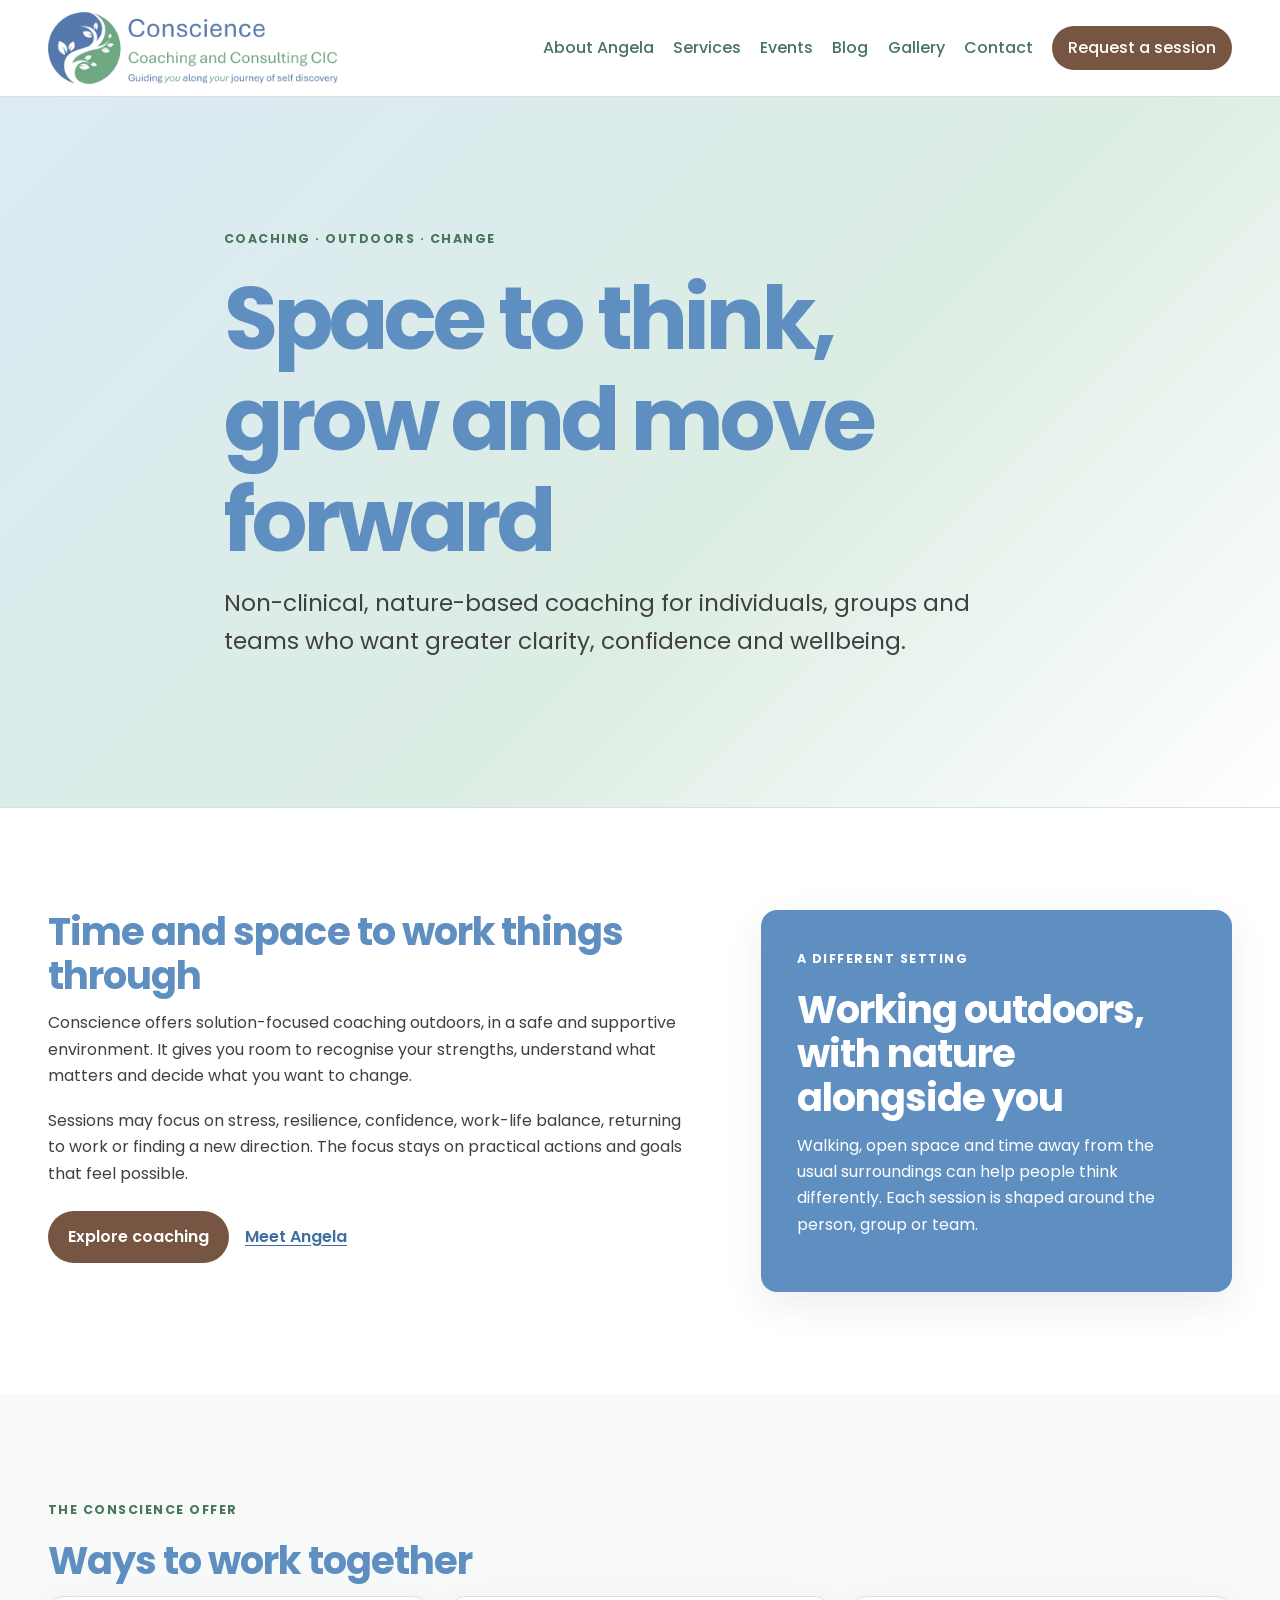
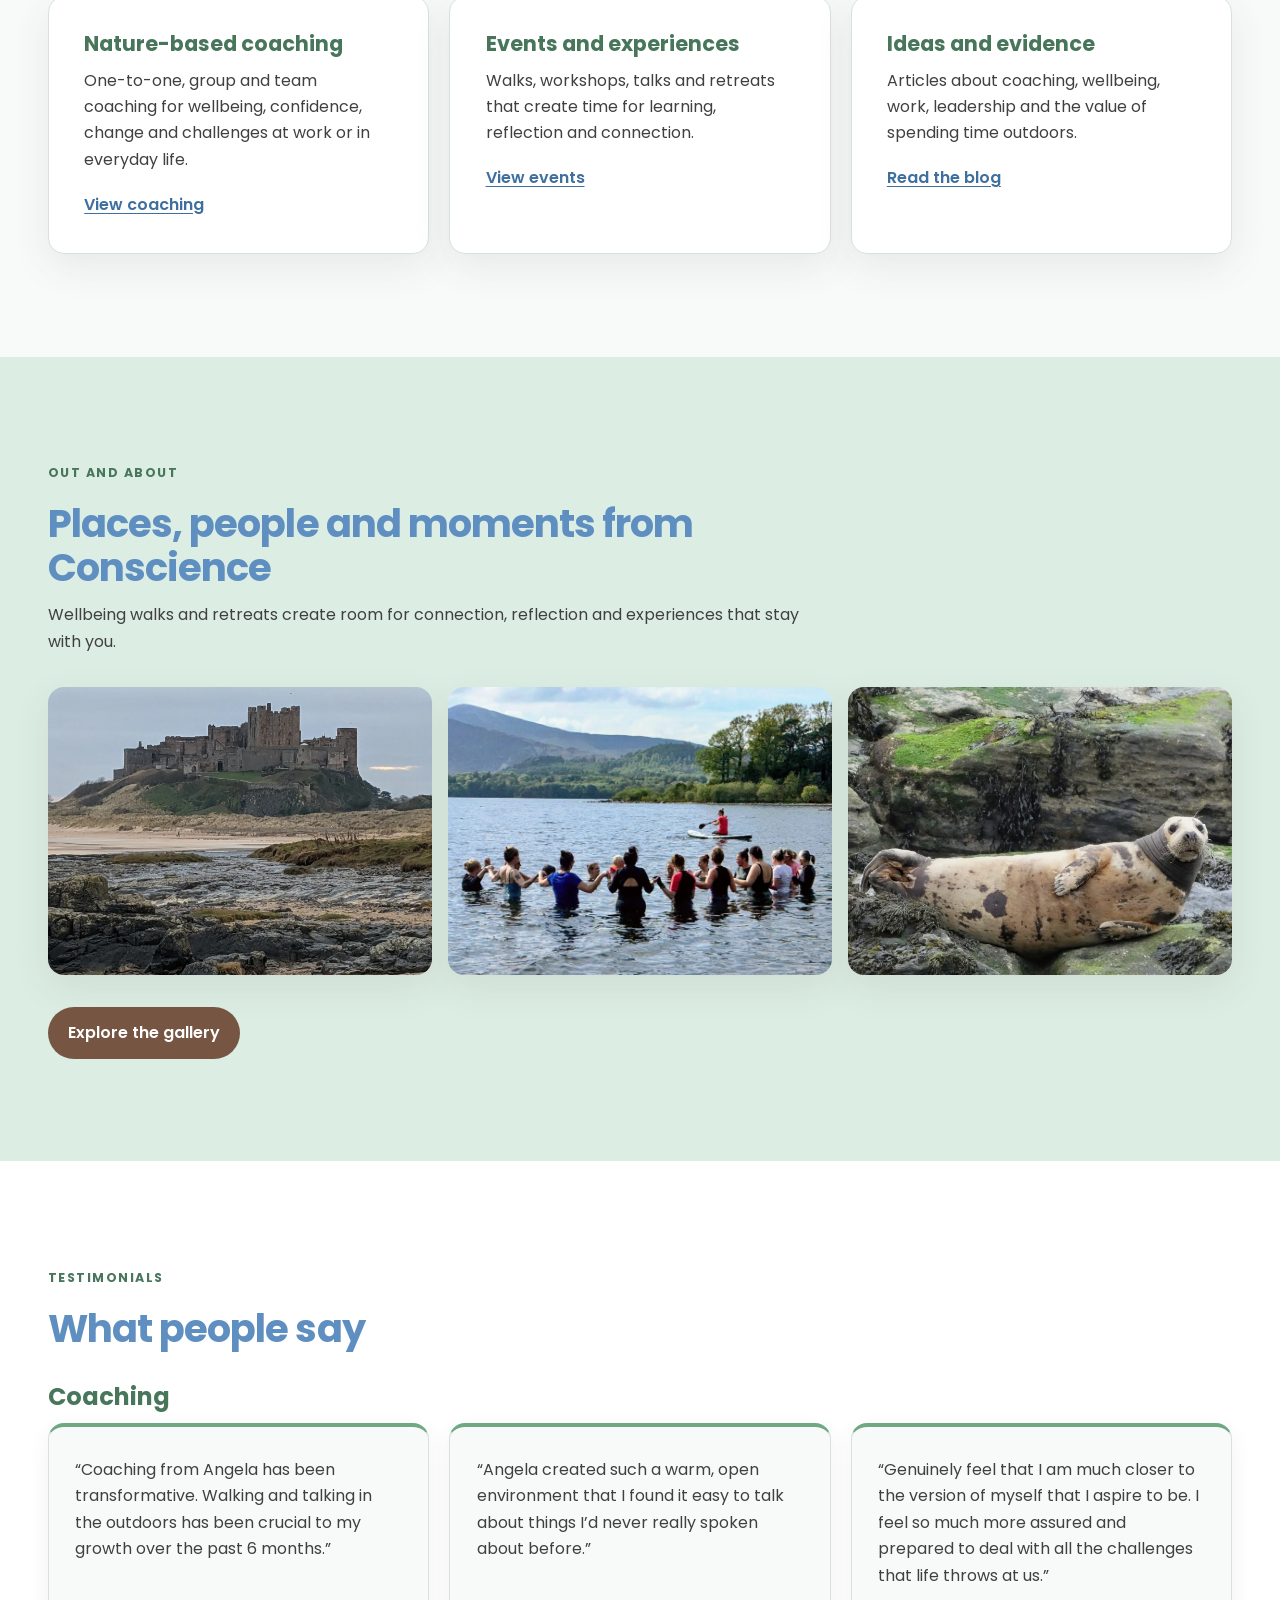
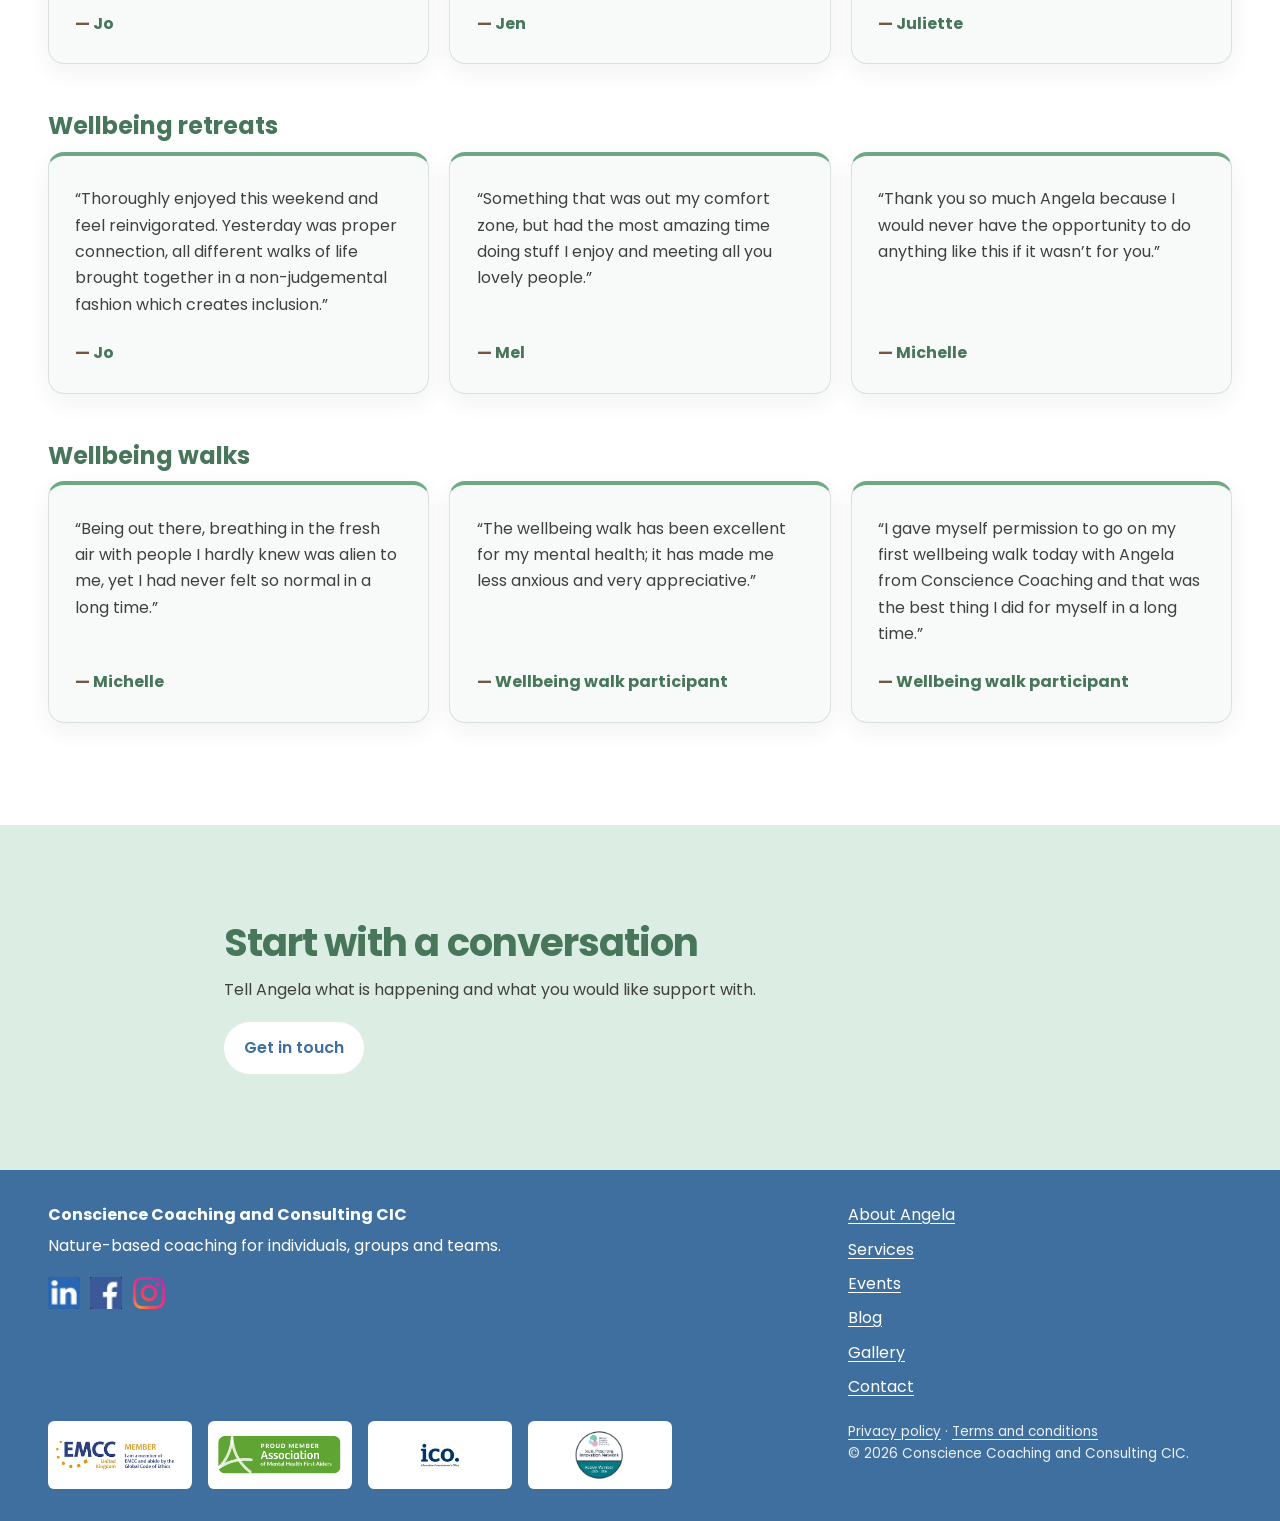
<file: index.html>
<!doctype html>
<html lang="en-GB">
<head>
  <meta charset="utf-8">
  <meta name="viewport" content="width=device-width, initial-scale=1">  <meta name="description" content="Non-clinical, nature-based coaching for individuals, groups and teams seeking greater clarity, confidence and wellbeing.">
  <title>Nature-based coaching | Conscience Coaching</title>
  <link rel="preconnect" href="https://fonts.googleapis.com">
  <link rel="preconnect" href="https://fonts.gstatic.com" crossorigin>
  <link href="https://fonts.googleapis.com/css2?family=Poppins:wght@400;500;600;700&display=swap" rel="stylesheet">
  <link rel="stylesheet" href="/assets/css/styles.css">
  <link rel="icon" type="image/png" href="/assets/images/conscience-favicon.png">
  <link rel="canonical" href="https://consciencecoaching.co.uk/">
</head>
<body data-page="home">
<a class="skip-link" href="#main-content">Skip to content</a>
<header class="site-header"><div class="shell header-inner"><a class="site-logo" href="/" aria-label="Conscience Coaching and Consulting CIC home"><img src="/assets/images/conscience-logo.webp" alt="Conscience Coaching and Consulting CIC"></a>
<button class="menu-toggle" type="button" aria-expanded="false" aria-controls="site-nav"><span class="sr-only">Open menu</span><span aria-hidden="true">Menu</span></button>
<nav id="site-nav" class="site-nav" aria-label="Main navigation">
  <a href="/about/">About Angela</a><a href="/services/">Services</a><a href="/events/">Events</a><a href="/blog/">Blog</a><a href="/gallery/">Gallery</a><a href="/contact/">Contact</a><a class="button button-small" href="/contact/">Request a session</a>
</nav></div></header>
<main id="main-content">
<section class="page-hero"><div class="shell narrow"><p class="eyebrow">Coaching · Outdoors · Change</p><h1>Space to think, grow and move forward</h1><p class="lead">Non-clinical, nature-based coaching for individuals, groups and teams who want greater clarity, confidence and wellbeing.</p></div></section>
<section class="section"><div class="shell split"><div><h2>Time and space to work things through</h2><p>Conscience offers solution-focused coaching outdoors, in a safe and supportive environment. It gives you room to recognise your strengths, understand what matters and decide what you want to change.</p><p>Sessions may focus on stress, resilience, confidence, work-life balance, returning to work or finding a new direction. The focus stays on practical actions and goals that feel possible.</p><div class="button-row"><a class="button" href="/services/">Explore coaching</a><a class="text-link" href="/about/">Meet Angela</a></div></div><aside class="accent-panel"><p class="eyebrow">A different setting</p><h2>Working outdoors, with nature alongside you</h2><p>Walking, open space and time away from the usual surroundings can help people think differently. Each session is shaped around the person, group or team.</p></aside></div></section>
<section class="section section-soft"><div class="shell"><p class="eyebrow">The Conscience offer</p><h2>Ways to work together</h2><div class="card-grid"><article class="card"><h3>Nature-based coaching</h3><p>One-to-one, group and team coaching for wellbeing, confidence, change and challenges at work or in everyday life.</p><a href="/services/">View coaching</a></article><article class="card"><h3>Events and experiences</h3><p>Walks, workshops, talks and retreats that create time for learning, reflection and connection.</p><a href="/events/">View events</a></article><article class="card"><h3>Ideas and evidence</h3><p>Articles about coaching, wellbeing, work, leadership and the value of spending time outdoors.</p><a href="/blog/">Read the blog</a></article></div></div></section>
<section class="section home-gallery"><div class="shell"><div class="section-heading"><p class="eyebrow">Out and about</p><h2>Places, people and moments from Conscience</h2><p>Wellbeing walks and retreats create room for connection, reflection and experiences that stay with you.</p></div><div class="home-gallery-grid"><img src="/assets/images/bamburgh-castle.webp" alt="Bamburgh Castle seen across the rocky shoreline" loading="lazy"><img src="/assets/images/listening-at-the-lake.webp" alt="A wellbeing retreat group standing together in a lake" loading="lazy"><img src="/assets/images/st-marys-seal.webp" alt="A seal resting on rocks near St Mary’s Lighthouse" loading="lazy"></div><a class="button" href="/gallery/">Explore the gallery</a></div></section>
<section id="testimonials" class="section"><div class="shell"><p class="eyebrow">Testimonials</p><h2>What people say</h2>
<div class="testimonial-groups">
<section class="testimonial-group" aria-labelledby="coaching-testimonials"><h3 id="coaching-testimonials">Coaching</h3><div class="testimonial-grid">
<figure class="testimonial-card"><blockquote><p>“Coaching from Angela has been transformative. Walking and talking in the outdoors has been crucial to my growth over the past 6 months.”</p></blockquote><figcaption>Jo</figcaption></figure>
<figure class="testimonial-card"><blockquote><p>“Angela created such a warm, open environment that I found it easy to talk about things I’d never really spoken about before.”</p></blockquote><figcaption>Jen</figcaption></figure>
<figure class="testimonial-card"><blockquote><p>“Genuinely feel that I am much closer to the version of myself that I aspire to be. I feel so much more assured and prepared to deal with all the challenges that life throws at us.”</p></blockquote><figcaption>Juliette</figcaption></figure>
</div></section>
<section class="testimonial-group" aria-labelledby="retreat-testimonials"><h3 id="retreat-testimonials">Wellbeing retreats</h3><div class="testimonial-grid">
<figure class="testimonial-card"><blockquote><p>“Thoroughly enjoyed this weekend and feel reinvigorated. Yesterday was proper connection, all different walks of life brought together in a non-judgemental fashion which creates inclusion.”</p></blockquote><figcaption>Jo</figcaption></figure>
<figure class="testimonial-card"><blockquote><p>“Something that was out my comfort zone, but had the most amazing time doing stuff I enjoy and meeting all you lovely people.”</p></blockquote><figcaption>Mel</figcaption></figure>
<figure class="testimonial-card"><blockquote><p>“Thank you so much Angela because I would never have the opportunity to do anything like this if it wasn’t for you.”</p></blockquote><figcaption>Michelle</figcaption></figure>
</div></section>
<section class="testimonial-group" aria-labelledby="walk-testimonials"><h3 id="walk-testimonials">Wellbeing walks</h3><div class="testimonial-grid">
<figure class="testimonial-card"><blockquote><p>“Being out there, breathing in the fresh air with people I hardly knew was alien to me, yet I had never felt so normal in a long time.”</p></blockquote><figcaption>Michelle</figcaption></figure>
<figure class="testimonial-card"><blockquote><p>“The wellbeing walk has been excellent for my mental health; it has made me less anxious and very appreciative.”</p></blockquote><figcaption>Wellbeing walk participant</figcaption></figure>
<figure class="testimonial-card"><blockquote><p>“I gave myself permission to go on my first wellbeing walk today with Angela from Conscience Coaching and that was the best thing I did for myself in a long time.”</p></blockquote><figcaption>Wellbeing walk participant</figcaption></figure>
</div></section>
</div></div></section>
<section class="cta"><div class="shell narrow"><h2>Start with a conversation</h2><p>Tell Angela what is happening and what you would like support with.</p><a class="button button-light" href="/contact/">Get in touch</a></div></section>
</main>
<footer class="site-footer"><div class="shell footer-grid"><div><strong>Conscience Coaching and Consulting CIC</strong><p>Nature-based coaching for individuals, groups and teams.</p><div class="social-links"><a class="social-link social-linkedin" href="https://uk.linkedin.com/company/conscience-coaching-and-consulting" target="_blank" rel="noopener noreferrer" aria-label="Conscience Coaching and Consulting CIC on LinkedIn"><img src="/assets/images/linkedin.png" alt=""></a><a class="social-link social-facebook" href="https://www.facebook.com/profile.php?id=61566208343442" target="_blank" rel="noopener noreferrer" aria-label="Conscience Coaching and Consulting CIC on Facebook"><img src="/assets/images/facebook.png" alt=""></a><a class="social-link social-instagram" href="https://www.instagram.com/conscience_coaching_consulting/" target="_blank" rel="noopener noreferrer" aria-label="Conscience Coaching and Consulting CIC on Instagram"><img src="/assets/images/instagram.webp" alt=""></a></div></div>
<nav aria-label="Footer navigation"><a href="/about/">About Angela</a><a href="/services/">Services</a><a href="/events/">Events</a><a href="/blog/">Blog</a><a href="/gallery/">Gallery</a><a href="/contact/">Contact</a></nav>
<div class="footer-memberships" aria-label="Professional memberships"><img src="/assets/images/emcc-uk-member.webp" alt="EMCC UK member"><img src="/assets/images/association-membership-badge-green.webp" alt="Association of Mental Health First Aiders member"><img src="/assets/images/ICO_Logo_Blue.webp" alt="Institute of Coaching"><img src="/assets/images/spin-logo.webp" alt="Social Prescribing Innovation Network"></div>
<p class="footer-note"><a href="/privacy-policy/">Privacy policy</a> · <a href="/terms-and-conditions/">Terms and conditions</a><br>© <span data-year></span> Conscience Coaching and Consulting CIC.</p></div></footer>
<script src="/assets/js/main.js" defer></script>
</body>
</html>
</file>
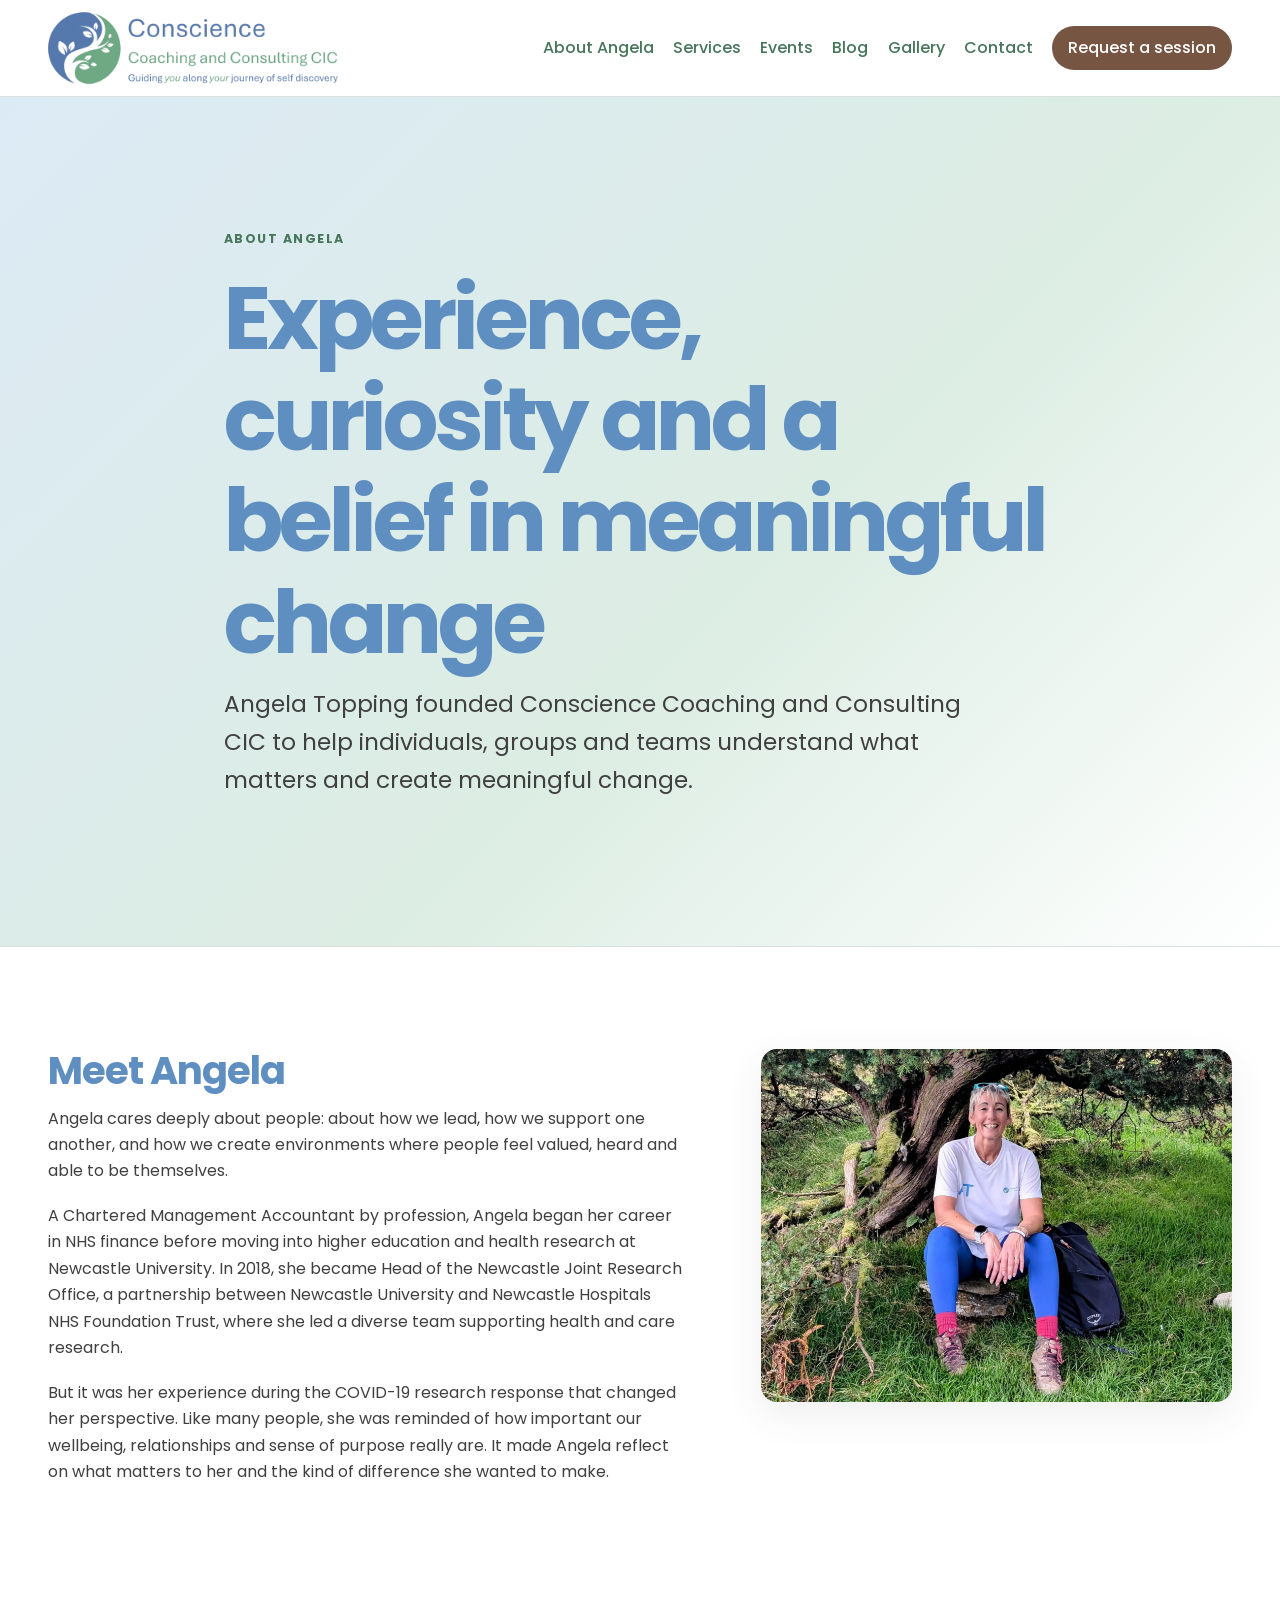
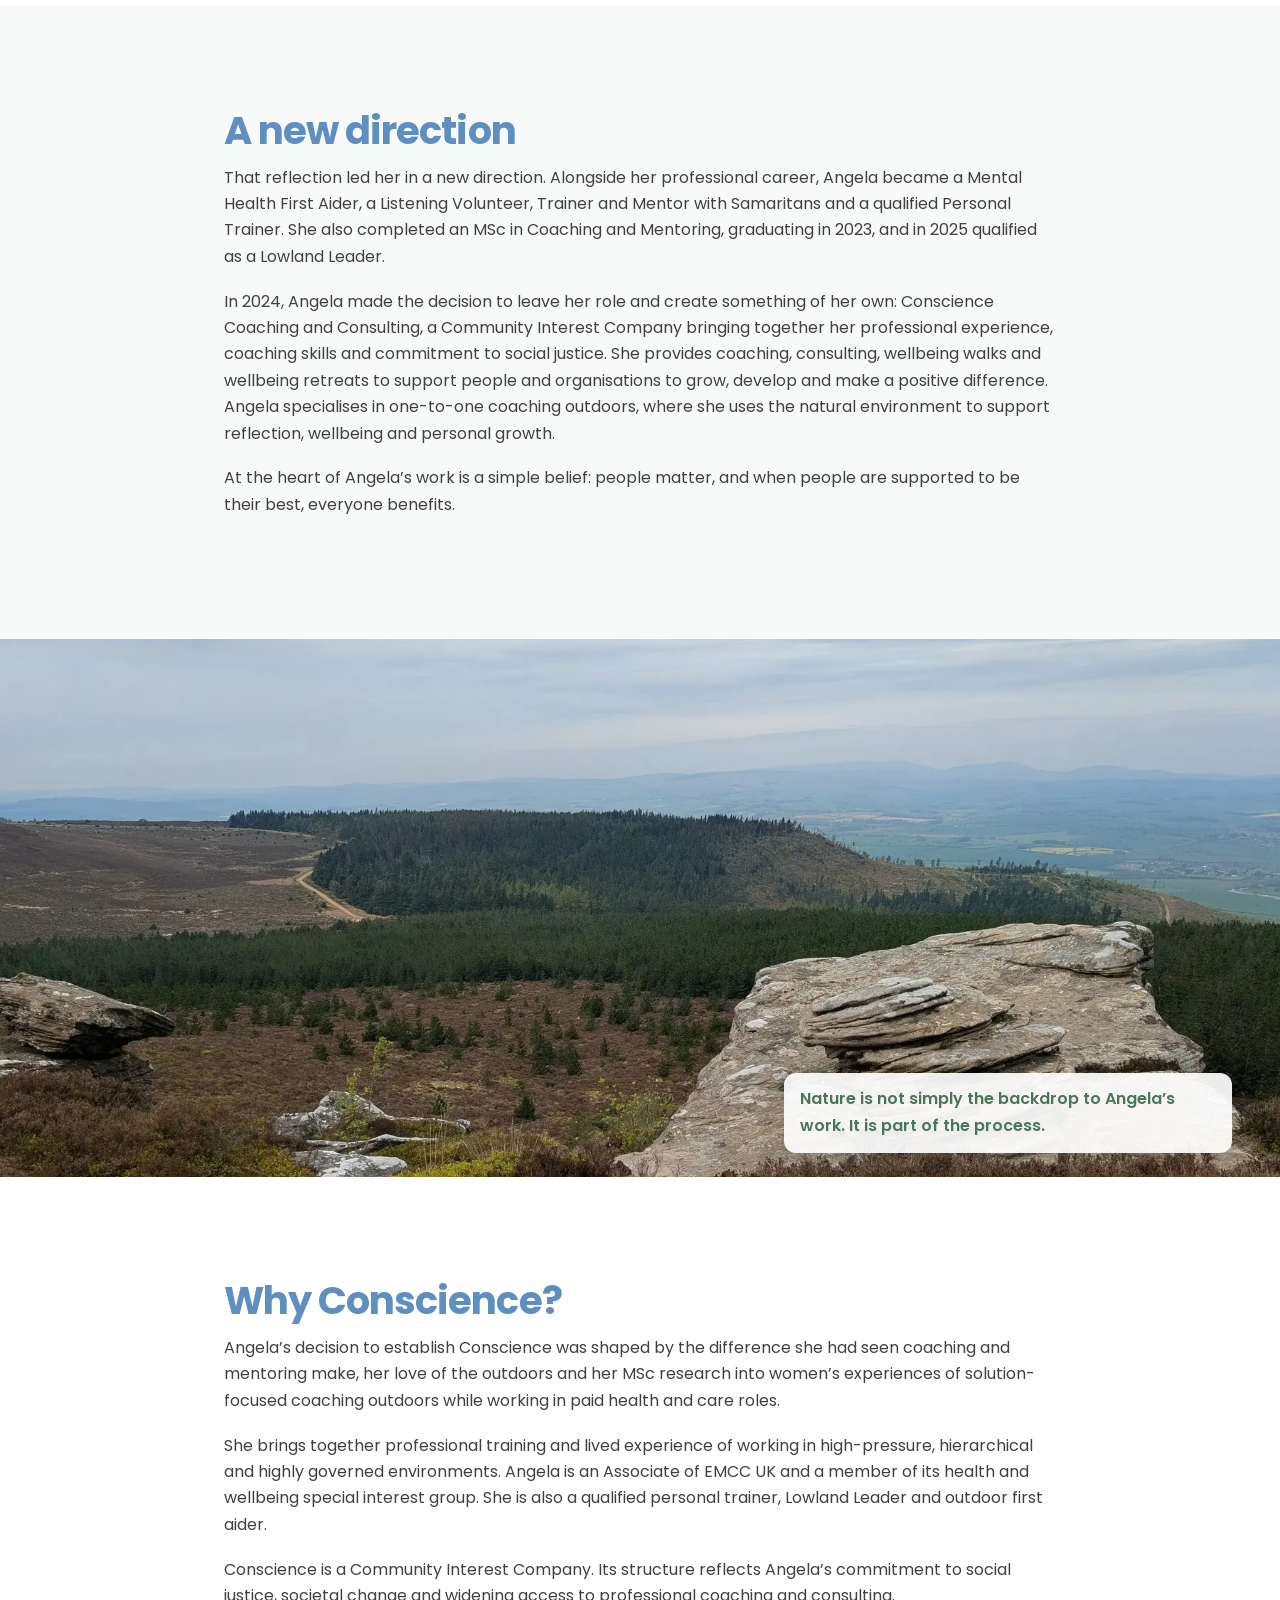
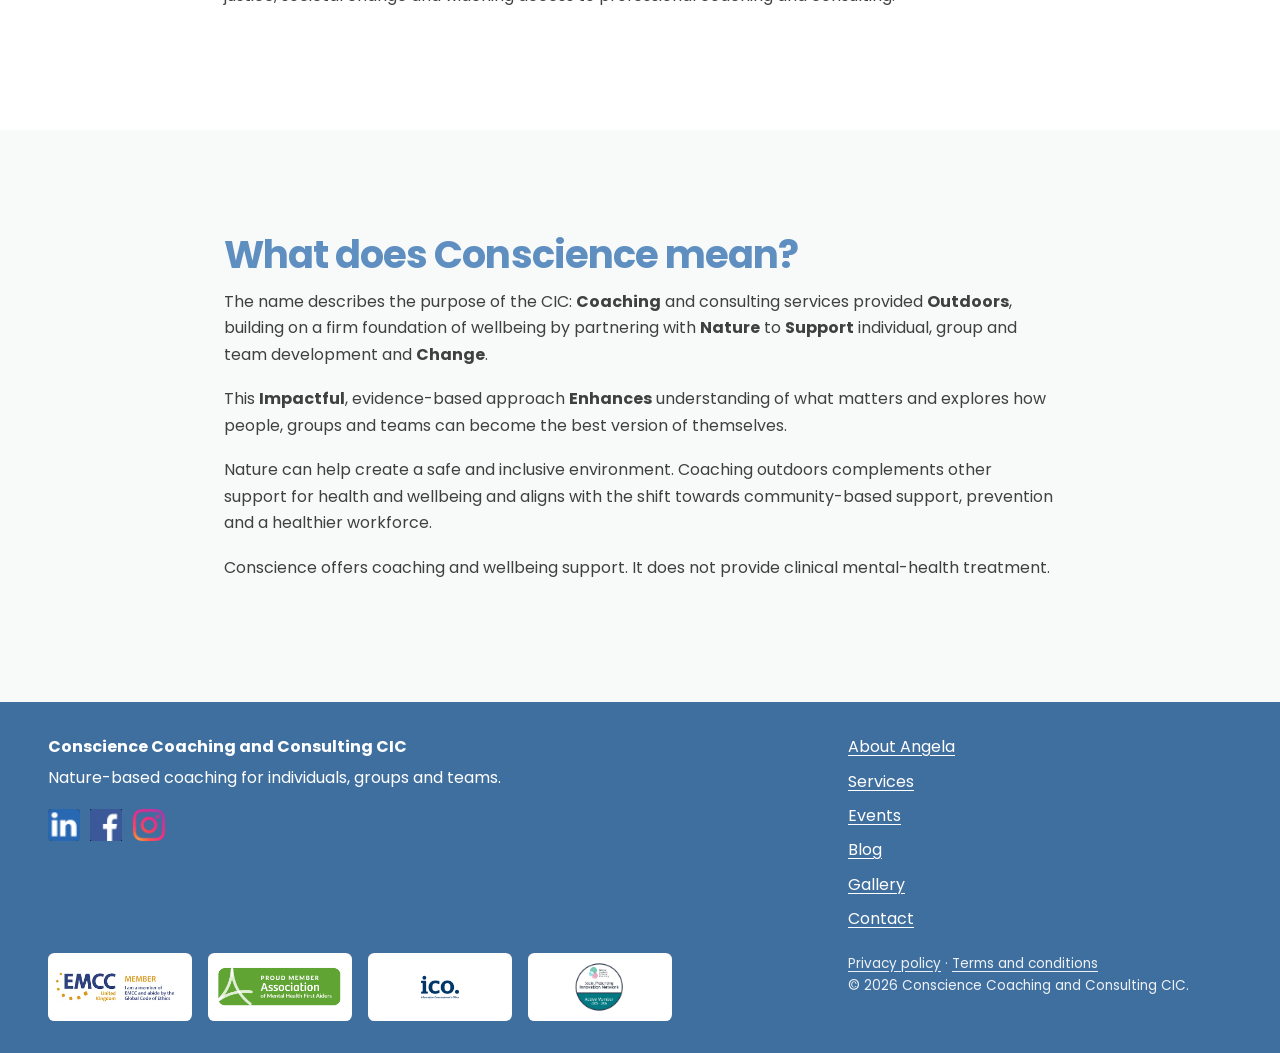
<file: about/index.html>
<!doctype html>
<html lang="en-GB">
<head>
  <meta charset="utf-8">
  <meta name="viewport" content="width=device-width, initial-scale=1">  <meta name="description" content="Meet Angela Topping, founder of Conscience Coaching and Consulting CIC, bringing together her experience in the NHS, higher education, coaching and the outdoors.">
  <title>About Angela Topping | Conscience Coaching</title>
  <link rel="preconnect" href="https://fonts.googleapis.com">
  <link rel="preconnect" href="https://fonts.gstatic.com" crossorigin>
  <link href="https://fonts.googleapis.com/css2?family=Poppins:wght@400;500;600;700&display=swap" rel="stylesheet">
  <link rel="stylesheet" href="/assets/css/styles.css">
  <link rel="icon" type="image/png" href="/assets/images/conscience-favicon.png">
  <link rel="canonical" href="https://consciencecoaching.co.uk/about/">
</head>
<body data-page="about">
<a class="skip-link" href="#main-content">Skip to content</a>
<header class="site-header"><div class="shell header-inner"><a class="site-logo" href="/" aria-label="Conscience Coaching and Consulting CIC home"><img src="/assets/images/conscience-logo.webp" alt="Conscience Coaching and Consulting CIC"></a>
<button class="menu-toggle" type="button" aria-expanded="false" aria-controls="site-nav"><span class="sr-only">Open menu</span><span aria-hidden="true">Menu</span></button>
<nav id="site-nav" class="site-nav" aria-label="Main navigation">
  <a href="/about/">About Angela</a><a href="/services/">Services</a><a href="/events/">Events</a><a href="/blog/">Blog</a><a href="/gallery/">Gallery</a><a href="/contact/">Contact</a><a class="button button-small" href="/contact/">Request a session</a>
</nav></div></header>
<main id="main-content">
<section class="page-hero"><div class="shell narrow"><p class="eyebrow">About Angela</p><h1>Experience, curiosity and a belief in meaningful change</h1><p class="lead">Angela Topping founded Conscience Coaching and Consulting CIC to help individuals, groups and teams understand what matters and create meaningful change.</p></div></section>

<section class="section"><div class="shell split"><div>
<h2>Meet Angela</h2>
<p>Angela cares deeply about people: about how we lead, how we support one another, and how we create environments where people feel valued, heard and able to be themselves.</p>
<p>A Chartered Management Accountant by profession, Angela began her career in NHS finance before moving into higher education and health research at Newcastle University. In 2018, she became Head of the Newcastle Joint Research Office, a partnership between Newcastle University and Newcastle Hospitals NHS Foundation Trust, where she led a diverse team supporting health and care research.</p>
<p>But it was her experience during the COVID-19 research response that changed her perspective. Like many people, she was reminded of how important our wellbeing, relationships and sense of purpose really are. It made Angela reflect on what matters to her and the kind of difference she wanted to make.</p>
</div><figure class="about-profile"><img src="/assets/images/angela-profile.webp" alt="Angela Topping sitting outdoors beneath a tree"></figure></div></section>

<section class="section section-soft"><div class="shell narrow">
<h2>A new direction</h2>
<p>That reflection led her in a new direction. Alongside her professional career, Angela became a Mental Health First Aider, a Listening Volunteer, Trainer and Mentor with Samaritans and a qualified Personal Trainer. She also completed an MSc in Coaching and Mentoring, graduating in 2023, and in 2025 qualified as a Lowland Leader.</p>
<p>In 2024, Angela made the decision to leave her role and create something of her own: Conscience Coaching and Consulting, a Community Interest Company bringing together her professional experience, coaching skills and commitment to social justice. She provides coaching, consulting, wellbeing walks and wellbeing retreats to support people and organisations to grow, develop and make a positive difference. Angela specialises in one-to-one coaching outdoors, where she uses the natural environment to support reflection, wellbeing and personal growth.</p>
<p>At the heart of Angela’s work is a simple belief: people matter, and when people are supported to be their best, everyone benefits.</p>
</div></section>

<figure class="wide-photo"><img src="/assets/images/simonside-hills.webp" alt="A wide view across the Northumberland landscape from Simonside Hills" loading="lazy"><figcaption>Nature is not simply the backdrop to Angela’s work. It is part of the process.</figcaption></figure>

<section class="section"><div class="shell narrow">
<h2>Why Conscience?</h2>
<p>Angela’s decision to establish Conscience was shaped by the difference she had seen coaching and mentoring make, her love of the outdoors and her MSc research into women’s experiences of solution-focused coaching outdoors while working in paid health and care roles.</p>
<p>She brings together professional training and lived experience of working in high-pressure, hierarchical and highly governed environments. Angela is an Associate of EMCC UK and a member of its health and wellbeing special interest group. She is also a qualified personal trainer, Lowland Leader and outdoor first aider.</p>
<p>Conscience is a Community Interest Company. Its structure reflects Angela’s commitment to social justice, societal change and widening access to professional coaching and consulting.</p>
</div></section>

<section class="section section-soft"><div class="shell narrow">
<h2>What does Conscience mean?</h2>
<p>The name describes the purpose of the CIC: <strong>Coaching</strong> and consulting services provided <strong>Outdoors</strong>, building on a firm foundation of wellbeing by partnering with <strong>Nature</strong> to <strong>Support</strong> individual, group and team development and <strong>Change</strong>.</p>
<p>This <strong>Impactful</strong>, evidence-based approach <strong>Enhances</strong> understanding of what matters and explores how people, groups and teams can become the best version of themselves.</p>
<p>Nature can help create a safe and inclusive environment. Coaching outdoors complements other support for health and wellbeing and aligns with the shift towards community-based support, prevention and a healthier workforce.</p>
<p>Conscience offers coaching and wellbeing support. It does not provide clinical mental-health treatment.</p>
</div></section>
</main>
<footer class="site-footer"><div class="shell footer-grid"><div><strong>Conscience Coaching and Consulting CIC</strong><p>Nature-based coaching for individuals, groups and teams.</p><div class="social-links"><a class="social-link social-linkedin" href="https://uk.linkedin.com/company/conscience-coaching-and-consulting" target="_blank" rel="noopener noreferrer" aria-label="Conscience Coaching and Consulting CIC on LinkedIn"><img src="/assets/images/linkedin.png" alt=""></a><a class="social-link social-facebook" href="https://www.facebook.com/profile.php?id=61566208343442" target="_blank" rel="noopener noreferrer" aria-label="Conscience Coaching and Consulting CIC on Facebook"><img src="/assets/images/facebook.png" alt=""></a><a class="social-link social-instagram" href="https://www.instagram.com/conscience_coaching_consulting/" target="_blank" rel="noopener noreferrer" aria-label="Conscience Coaching and Consulting CIC on Instagram"><img src="/assets/images/instagram.webp" alt=""></a></div></div>
<nav aria-label="Footer navigation"><a href="/about/">About Angela</a><a href="/services/">Services</a><a href="/events/">Events</a><a href="/blog/">Blog</a><a href="/gallery/">Gallery</a><a href="/contact/">Contact</a></nav>
<div class="footer-memberships" aria-label="Professional memberships"><img src="/assets/images/emcc-uk-member.webp" alt="EMCC UK member"><img src="/assets/images/association-membership-badge-green.webp" alt="Association of Mental Health First Aiders member"><img src="/assets/images/ICO_Logo_Blue.webp" alt="Institute of Coaching"><img src="/assets/images/spin-logo.webp" alt="Social Prescribing Innovation Network"></div>
<p class="footer-note"><a href="/privacy-policy/">Privacy policy</a> · <a href="/terms-and-conditions/">Terms and conditions</a><br>© <span data-year></span> Conscience Coaching and Consulting CIC.</p></div></footer>
<script src="/assets/js/main.js" defer></script>
</body>
</html>
</file>
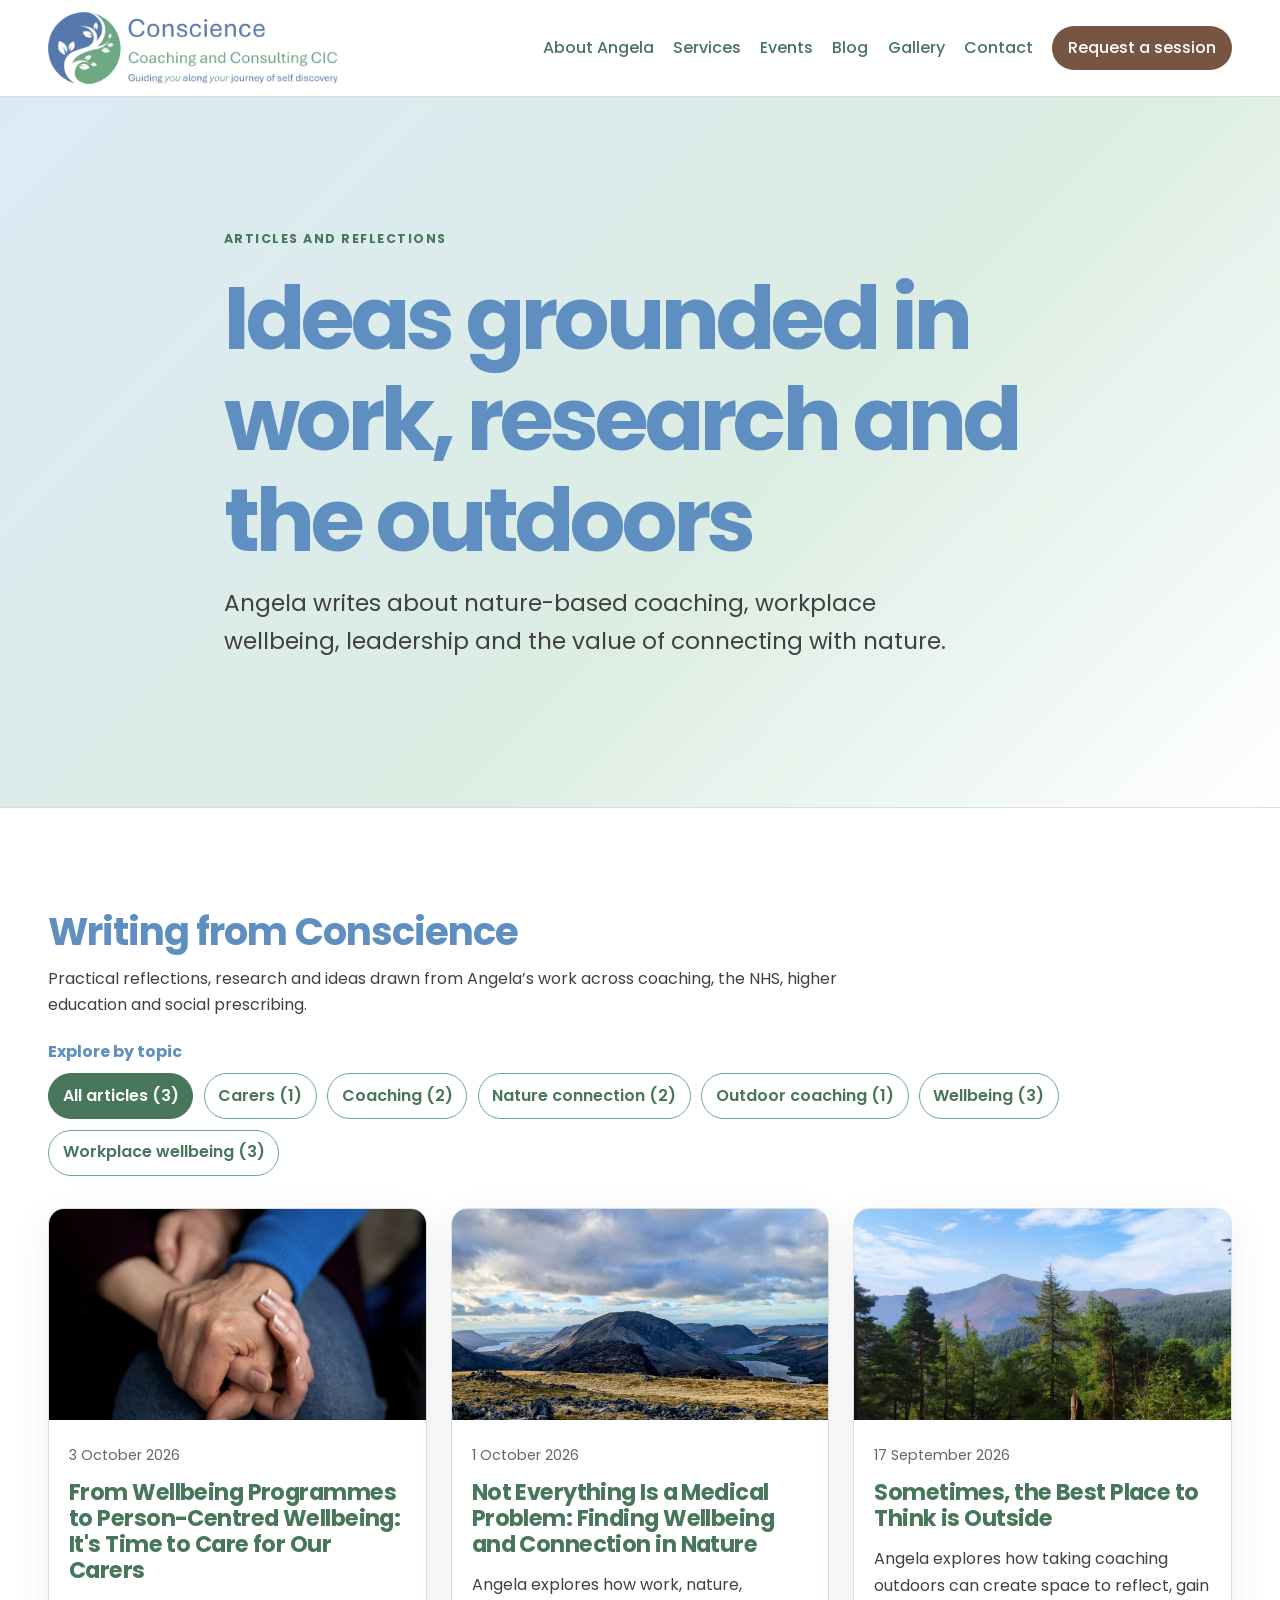
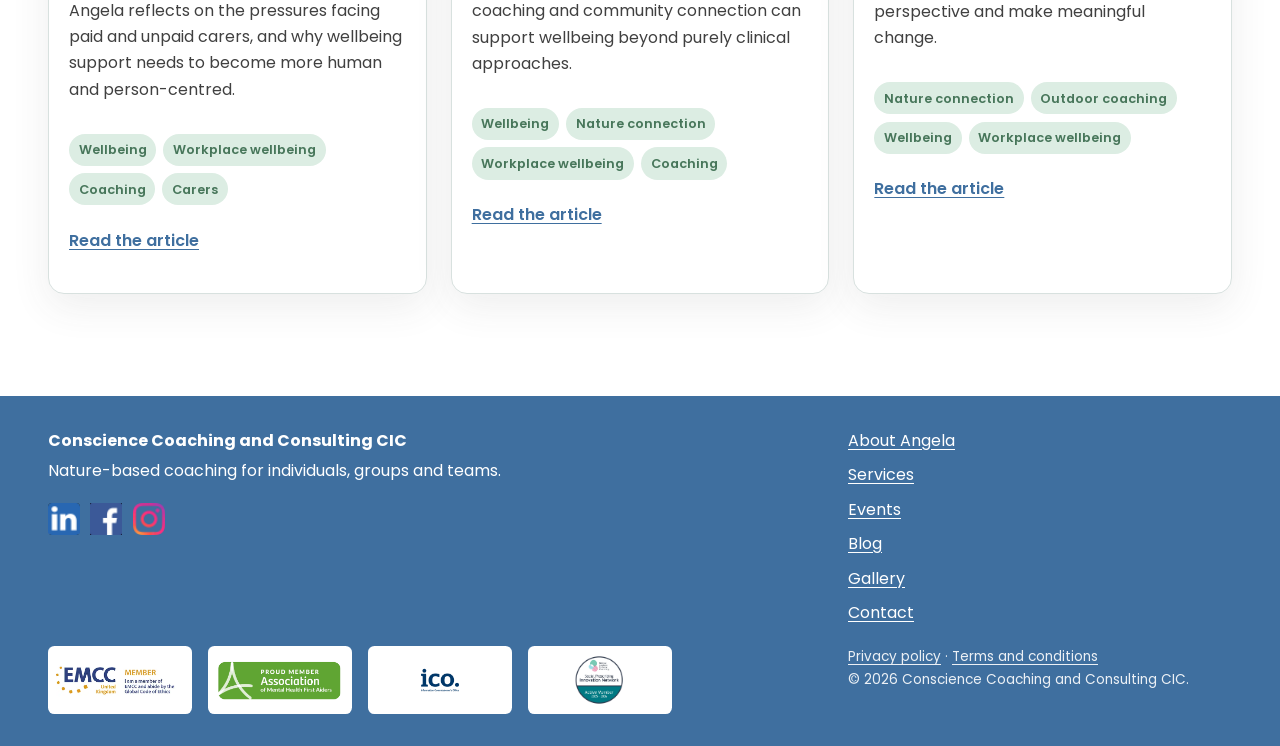
<file: blog/index.html>
<!doctype html>
<html lang="en-GB">
<head>
  <meta charset="utf-8">
  <meta name="viewport" content="width=device-width, initial-scale=1">  <meta name="description" content="Articles from Angela Topping about nature-based coaching, workplace wellbeing, leadership, social prescribing and connecting with nature.">
  <title>Articles and reflections | Conscience Coaching</title>
  <link rel="preconnect" href="https://fonts.googleapis.com">
  <link rel="preconnect" href="https://fonts.gstatic.com" crossorigin>
  <link href="https://fonts.googleapis.com/css2?family=Poppins:wght@400;500;600;700&display=swap" rel="stylesheet">
  <link rel="stylesheet" href="/assets/css/styles.css">
  <link rel="icon" type="image/png" href="/assets/images/conscience-favicon.png">
  <link rel="canonical" href="https://consciencecoaching.co.uk/blog/">
</head>
<body data-page="blog">
<a class="skip-link" href="#main-content">Skip to content</a>
<header class="site-header"><div class="shell header-inner"><a class="site-logo" href="/" aria-label="Conscience Coaching and Consulting CIC home"><img src="/assets/images/conscience-logo.webp" alt="Conscience Coaching and Consulting CIC"></a>
<button class="menu-toggle" type="button" aria-expanded="false" aria-controls="site-nav"><span class="sr-only">Open menu</span><span aria-hidden="true">Menu</span></button>
<nav id="site-nav" class="site-nav" aria-label="Main navigation">
  <a href="/about/">About Angela</a><a href="/services/">Services</a><a href="/events/">Events</a><a href="/blog/">Blog</a><a href="/gallery/">Gallery</a><a href="/contact/">Contact</a><a class="button button-small" href="/contact/">Request a session</a>
</nav></div></header>
<main id="main-content">
<section class="page-hero"><div class="shell narrow"><p class="eyebrow">Articles and reflections</p><h1>Ideas grounded in work, research and the outdoors</h1><p class="lead">Angela writes about nature-based coaching, workplace wellbeing, leadership and the value of connecting with nature.</p></div></section>
<section class="section"><div class="shell">
<div class="section-heading narrow"><h2>Writing from Conscience</h2><p>Practical reflections, research and ideas drawn from Angela’s work across coaching, the NHS, higher education and social prescribing.</p></div>
<div class="blog-filter-panel" aria-labelledby="filter-heading"><h3 id="filter-heading">Explore by topic</h3><div class="blog-filters" data-blog-filters hidden></div><p class="sr-only" aria-live="polite" data-blog-status>Showing all articles.</p></div>
<div class="blog-grid" data-blog-grid>
<article class="blog-card" data-tags="Wellbeing|Workplace wellbeing|Coaching|Carers">
<a class="blog-card-image" href="/blog/from-wellbeing-programmes-to-person-centred-wellbeing-its-time-to-care-for-our-carers/"><img src="/assets/images/holding-hands-emotional-support.webp" alt="Two people holding hands while providing emotional support" loading="lazy"></a>
<div class="blog-card-body"><p class="article-meta"><time datetime="2026-10-03">3 October 2026</time></p><h2><a href="/blog/from-wellbeing-programmes-to-person-centred-wellbeing-its-time-to-care-for-our-carers/">From Wellbeing Programmes to Person-Centred Wellbeing: It's Time to Care for Our Carers</a></h2><p>Angela reflects on the pressures facing paid and unpaid carers, and why wellbeing support needs to become more human and person-centred.</p><ul class="post-tags" aria-label="Article topics"><li>Wellbeing</li><li>Workplace wellbeing</li><li>Coaching</li><li>Carers</li></ul><p><a class="text-link" href="/blog/from-wellbeing-programmes-to-person-centred-wellbeing-its-time-to-care-for-our-carers/">Read the article</a></p></div>
</article>

<article class="blog-card" data-tags="Wellbeing|Nature connection|Workplace wellbeing|Coaching">
<a class="blog-card-image" href="/blog/not-everything-is-a-medical-problem-finding-wellbeing-and-connection-in-nature/"><img src="/assets/images/lake-district-cumbria.webp" alt="Lake District landscape in Cumbria" loading="lazy"></a>
<div class="blog-card-body"><p class="article-meta"><time datetime="2026-10-01">1 October 2026</time></p><h2><a href="/blog/not-everything-is-a-medical-problem-finding-wellbeing-and-connection-in-nature/">Not Everything Is a Medical Problem: Finding Wellbeing and Connection in Nature</a></h2><p>Angela explores how work, nature, coaching and community connection can support wellbeing beyond purely clinical approaches.</p><ul class="post-tags" aria-label="Article topics"><li>Wellbeing</li><li>Nature connection</li><li>Workplace wellbeing</li><li>Coaching</li></ul><p><a class="text-link" href="/blog/not-everything-is-a-medical-problem-finding-wellbeing-and-connection-in-nature/">Read the article</a></p></div>
</article>

<article class="blog-card" data-tags="Nature connection|Outdoor coaching|Wellbeing|Workplace wellbeing">
<a class="blog-card-image" href="/blog/sometimes-the-best-place-to-think-is-outside/"><img src="/assets/images/lake-district.webp" alt="Woodland and mountain scenery in the Lake District"></a>
<div class="blog-card-body"><p class="article-meta"><time datetime="2026-09-17">17 September 2026</time></p><h2><a href="/blog/sometimes-the-best-place-to-think-is-outside/">Sometimes, the Best Place to Think is Outside</a></h2><p>Angela explores how taking coaching outdoors can create space to reflect, gain perspective and make meaningful change.</p><ul class="post-tags" aria-label="Article topics"><li>Nature connection</li><li>Outdoor coaching</li><li>Wellbeing</li><li>Workplace wellbeing</li></ul><p><a class="text-link" href="/blog/sometimes-the-best-place-to-think-is-outside/">Read the article</a></p></div>
</article>
</div>
</div></section>
</main>
<footer class="site-footer"><div class="shell footer-grid"><div><strong>Conscience Coaching and Consulting CIC</strong><p>Nature-based coaching for individuals, groups and teams.</p><div class="social-links"><a class="social-link social-linkedin" href="https://uk.linkedin.com/company/conscience-coaching-and-consulting" target="_blank" rel="noopener noreferrer" aria-label="Conscience Coaching and Consulting CIC on LinkedIn"><img src="/assets/images/linkedin.png" alt=""></a><a class="social-link social-facebook" href="https://www.facebook.com/profile.php?id=61566208343442" target="_blank" rel="noopener noreferrer" aria-label="Conscience Coaching and Consulting CIC on Facebook"><img src="/assets/images/facebook.png" alt=""></a><a class="social-link social-instagram" href="https://www.instagram.com/conscience_coaching_consulting/" target="_blank" rel="noopener noreferrer" aria-label="Conscience Coaching and Consulting CIC on Instagram"><img src="/assets/images/instagram.webp" alt=""></a></div></div>
<nav aria-label="Footer navigation"><a href="/about/">About Angela</a><a href="/services/">Services</a><a href="/events/">Events</a><a href="/blog/">Blog</a><a href="/gallery/">Gallery</a><a href="/contact/">Contact</a></nav>
<div class="footer-memberships" aria-label="Professional memberships"><img src="/assets/images/emcc-uk-member.webp" alt="EMCC UK member"><img src="/assets/images/association-membership-badge-green.webp" alt="Association of Mental Health First Aiders member"><img src="/assets/images/ICO_Logo_Blue.webp" alt="Institute of Coaching"><img src="/assets/images/spin-logo.webp" alt="Social Prescribing Innovation Network"></div>
<p class="footer-note"><a href="/privacy-policy/">Privacy policy</a> · <a href="/terms-and-conditions/">Terms and conditions</a><br>© <span data-year></span> Conscience Coaching and Consulting CIC.</p></div></footer>
<script src="/assets/js/main.js" defer></script>
<script src="/assets/js/blog.js" defer></script>
</body>
</html>
</file>
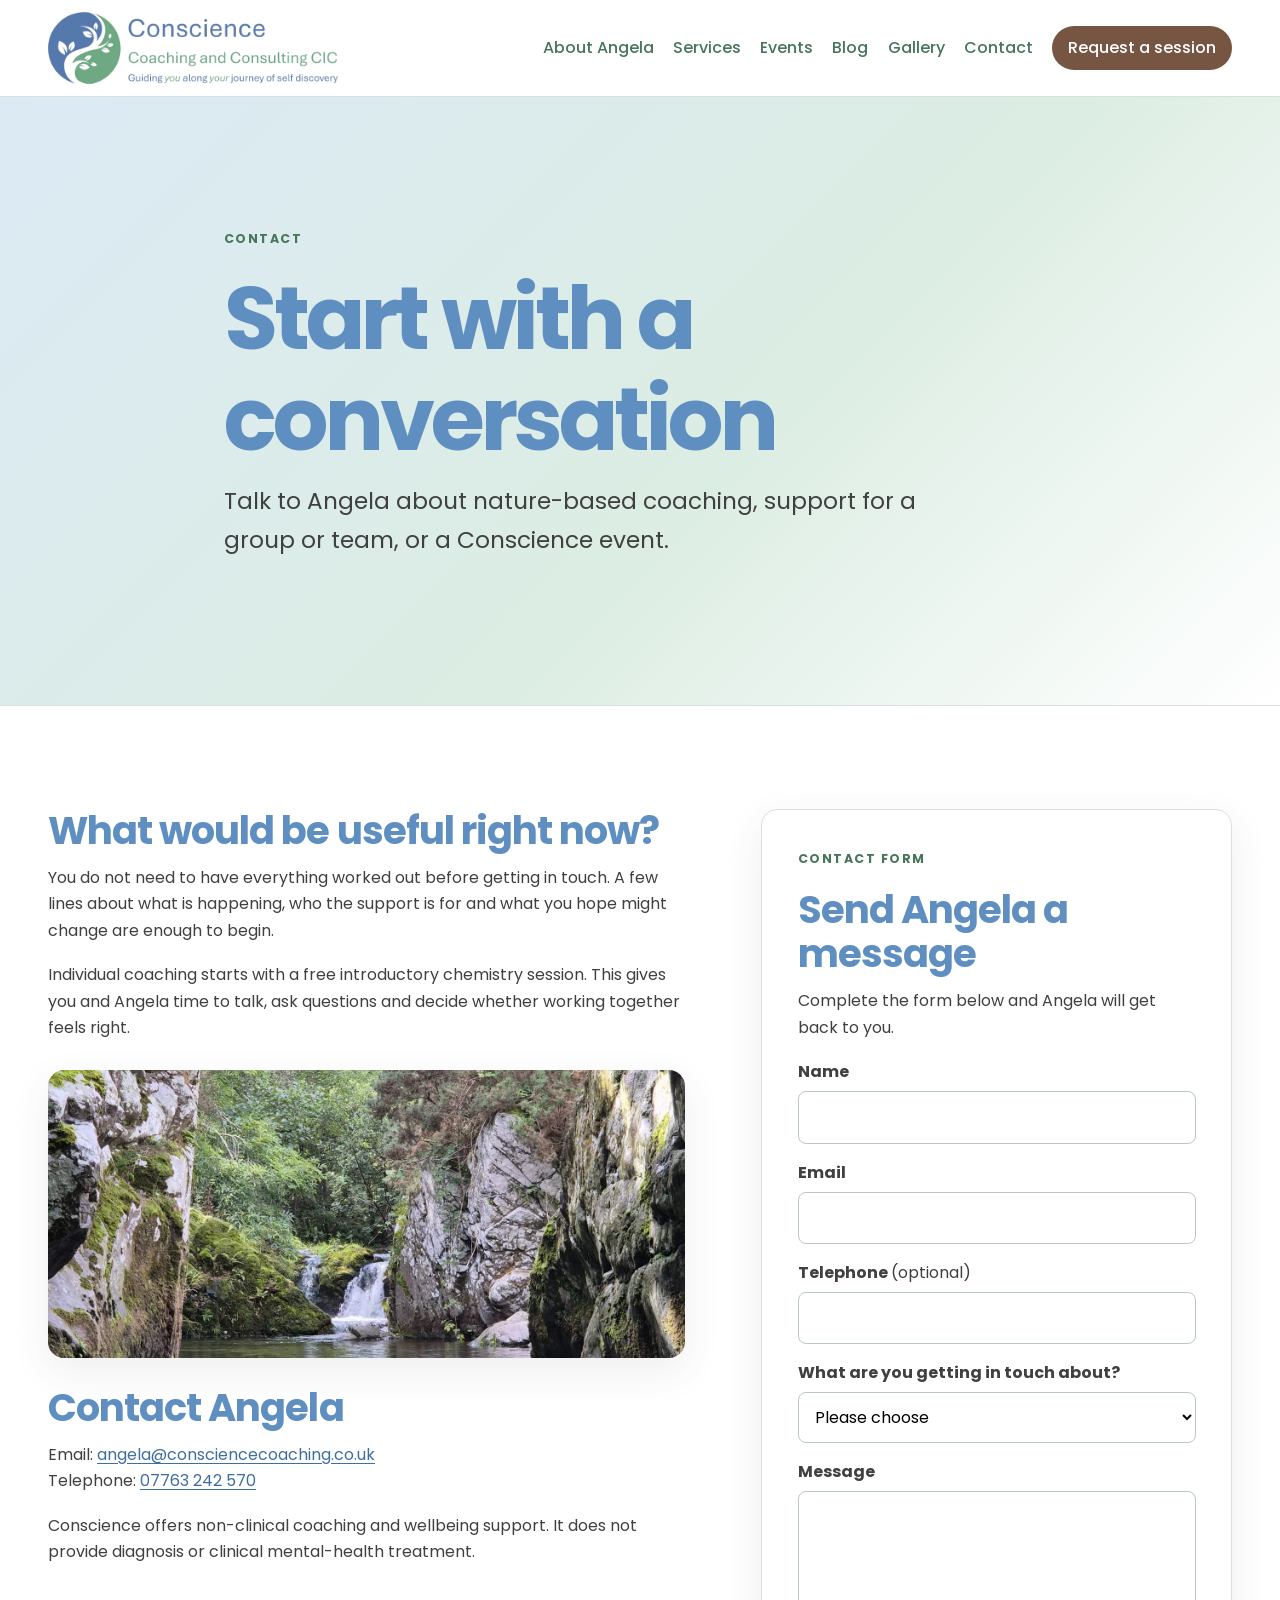
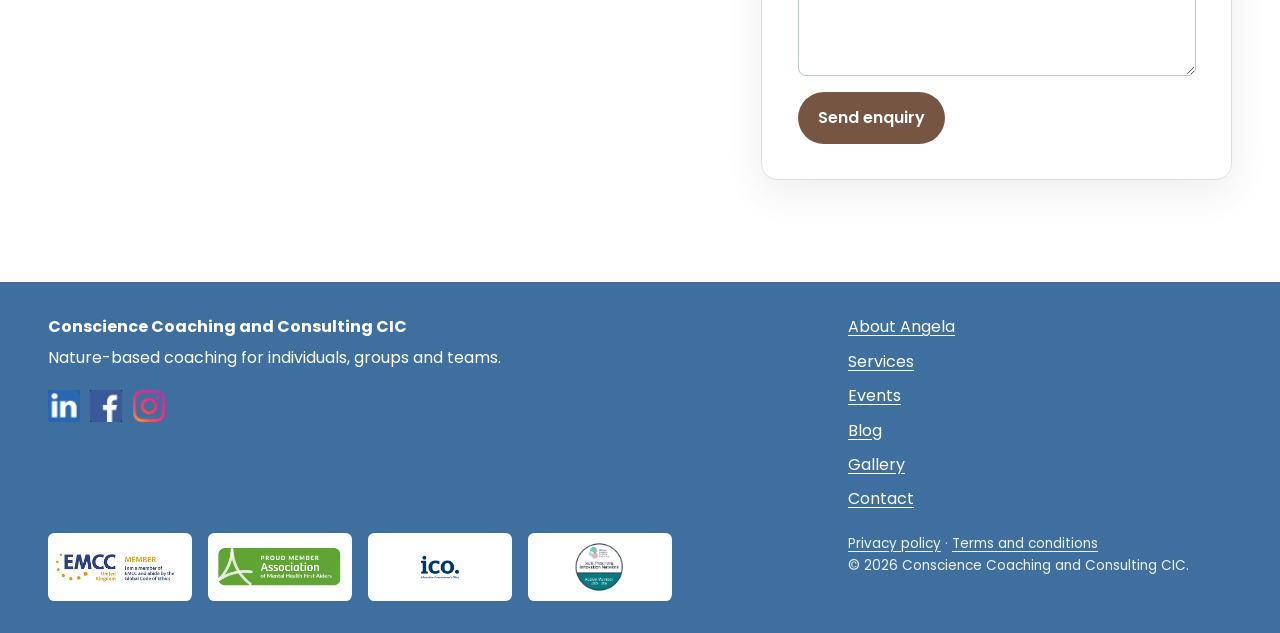
<file: contact/index.html>
<!doctype html>
<html lang="en-GB">
<head>
  <meta charset="utf-8">
  <meta name="viewport" content="width=device-width, initial-scale=1">  <meta name="description" content="Contact Angela Topping about nature-based coaching, group and team support, walks, workshops or retreats.">
  <title>Contact Angela | Conscience Coaching</title>
  <link rel="preconnect" href="https://fonts.googleapis.com">
  <link rel="preconnect" href="https://fonts.gstatic.com" crossorigin>
  <link href="https://fonts.googleapis.com/css2?family=Poppins:wght@400;500;600;700&display=swap" rel="stylesheet">
  <link rel="stylesheet" href="/assets/css/styles.css">
  <link rel="icon" type="image/png" href="/assets/images/conscience-favicon.png">
  <link rel="canonical" href="https://consciencecoaching.co.uk/contact/">
</head>
<body data-page="contact">
<a class="skip-link" href="#main-content">Skip to content</a>
<header class="site-header"><div class="shell header-inner"><a class="site-logo" href="/" aria-label="Conscience Coaching and Consulting CIC home"><img src="/assets/images/conscience-logo.webp" alt="Conscience Coaching and Consulting CIC"></a>
<button class="menu-toggle" type="button" aria-expanded="false" aria-controls="site-nav"><span class="sr-only">Open menu</span><span aria-hidden="true">Menu</span></button>
<nav id="site-nav" class="site-nav" aria-label="Main navigation">
  <a href="/about/">About Angela</a><a href="/services/">Services</a><a href="/events/">Events</a><a href="/blog/">Blog</a><a href="/gallery/">Gallery</a><a href="/contact/">Contact</a><a class="button button-small" href="/contact/">Request a session</a>
</nav></div></header>
<main id="main-content">
<section class="page-hero"><div class="shell narrow"><p class="eyebrow">Contact</p><h1>Start with a conversation</h1><p class="lead">Talk to Angela about nature-based coaching, support for a group or team, or a Conscience event.</p></div></section>
<section class="section"><div class="shell split"><div><h2>What would be useful right now?</h2><p>You do not need to have everything worked out before getting in touch. A few lines about what is happening, who the support is for and what you hope might change are enough to begin.</p><p>Individual coaching starts with a free introductory chemistry session. This gives you and Angela time to talk, ask questions and decide whether working together feels right.</p><figure class="contact-photo"><img src="/assets/images/hethpool-linn.webp" alt="Hethpool Linn flowing between steep wooded rocks" loading="lazy"></figure><h2>Contact Angela</h2><p>Email: <a href="mailto:angela@consciencecoaching.co.uk">angela@consciencecoaching.co.uk</a><br>Telephone: <a href="tel:+447763242570">07763 242 570</a></p><p>Conscience offers non-clinical coaching and wellbeing support. It does not provide diagnosis or clinical mental-health treatment.</p></div><div class="card"><p class="eyebrow">Contact form</p><h2>Send Angela a message</h2><p>Complete the form below and Angela will get back to you.</p><form action="https://formspree.io/f/mkjgvqoz" method="POST" style="display:grid;gap:1rem">
  <div style="display:grid;gap:.35rem"><label for="name"><strong>Name</strong></label><input id="name" name="name" type="text" autocomplete="name" required style="width:100%;padding:.75rem;border:1px solid #b9c8c4;border-radius:.5rem;font:inherit"></div>
  <div style="display:grid;gap:.35rem"><label for="email"><strong>Email</strong></label><input id="email" name="email" type="email" autocomplete="email" required style="width:100%;padding:.75rem;border:1px solid #b9c8c4;border-radius:.5rem;font:inherit"></div>
  <div style="display:grid;gap:.35rem"><label for="telephone"><strong>Telephone <span style="font-weight:400">(optional)</span></strong></label><input id="telephone" name="telephone" type="tel" autocomplete="tel" style="width:100%;padding:.75rem;border:1px solid #b9c8c4;border-radius:.5rem;font:inherit"></div>
  <div style="display:grid;gap:.35rem"><label for="enquiry"><strong>What are you getting in touch about?</strong></label><select id="enquiry" name="enquiry" required style="width:100%;padding:.75rem;border:1px solid #b9c8c4;border-radius:.5rem;background:#fff;font:inherit"><option value="">Please choose</option><option>Individual coaching</option><option>Group or team support</option><option>Walk, workshop or retreat</option><option>Something else</option></select></div>
  <div style="display:grid;gap:.35rem"><label for="message"><strong>Message</strong></label><textarea id="message" name="message" rows="6" required style="width:100%;padding:.75rem;border:1px solid #b9c8c4;border-radius:.5rem;resize:vertical;font:inherit"></textarea></div>
  <input type="hidden" name="_subject" value="New enquiry from the Conscience Coaching website">
  <div><button class="button" type="submit">Send enquiry</button></div>
</form></div></div></section>
</main>
<footer class="site-footer"><div class="shell footer-grid"><div><strong>Conscience Coaching and Consulting CIC</strong><p>Nature-based coaching for individuals, groups and teams.</p><div class="social-links"><a class="social-link social-linkedin" href="https://uk.linkedin.com/company/conscience-coaching-and-consulting" target="_blank" rel="noopener noreferrer" aria-label="Conscience Coaching and Consulting CIC on LinkedIn"><img src="/assets/images/linkedin.png" alt=""></a><a class="social-link social-facebook" href="https://www.facebook.com/profile.php?id=61566208343442" target="_blank" rel="noopener noreferrer" aria-label="Conscience Coaching and Consulting CIC on Facebook"><img src="/assets/images/facebook.png" alt=""></a><a class="social-link social-instagram" href="https://www.instagram.com/conscience_coaching_consulting/" target="_blank" rel="noopener noreferrer" aria-label="Conscience Coaching and Consulting CIC on Instagram"><img src="/assets/images/instagram.webp" alt=""></a></div></div>
<nav aria-label="Footer navigation"><a href="/about/">About Angela</a><a href="/services/">Services</a><a href="/events/">Events</a><a href="/blog/">Blog</a><a href="/gallery/">Gallery</a><a href="/contact/">Contact</a></nav>
<div class="footer-memberships" aria-label="Professional memberships"><img src="/assets/images/emcc-uk-member.webp" alt="EMCC UK member"><img src="/assets/images/association-membership-badge-green.webp" alt="Association of Mental Health First Aiders member"><img src="/assets/images/ICO_Logo_Blue.webp" alt="Institute of Coaching"><img src="/assets/images/spin-logo.webp" alt="Social Prescribing Innovation Network"></div>
<p class="footer-note"><a href="/privacy-policy/">Privacy policy</a> · <a href="/terms-and-conditions/">Terms and conditions</a><br>© <span data-year></span> Conscience Coaching and Consulting CIC.</p></div></footer>
<script src="/assets/js/main.js" defer></script>
</body>
</html>
</file>
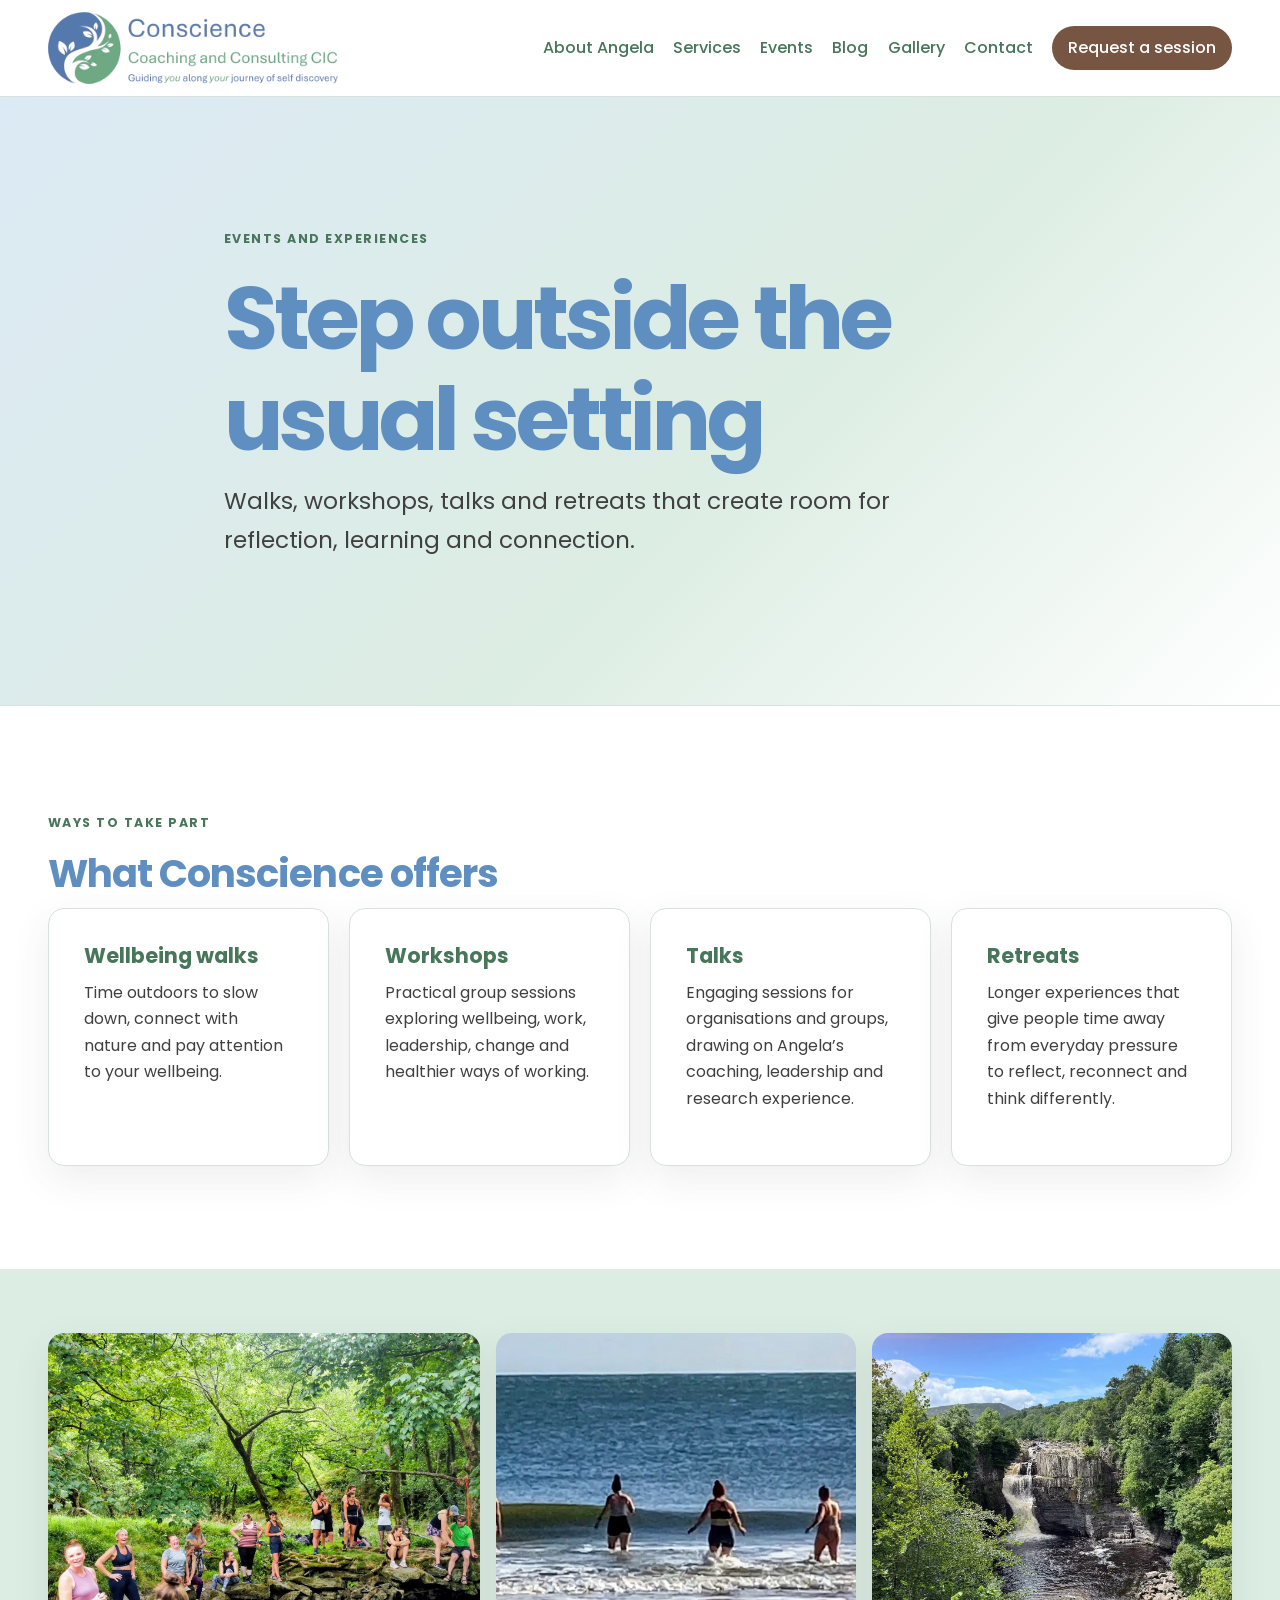
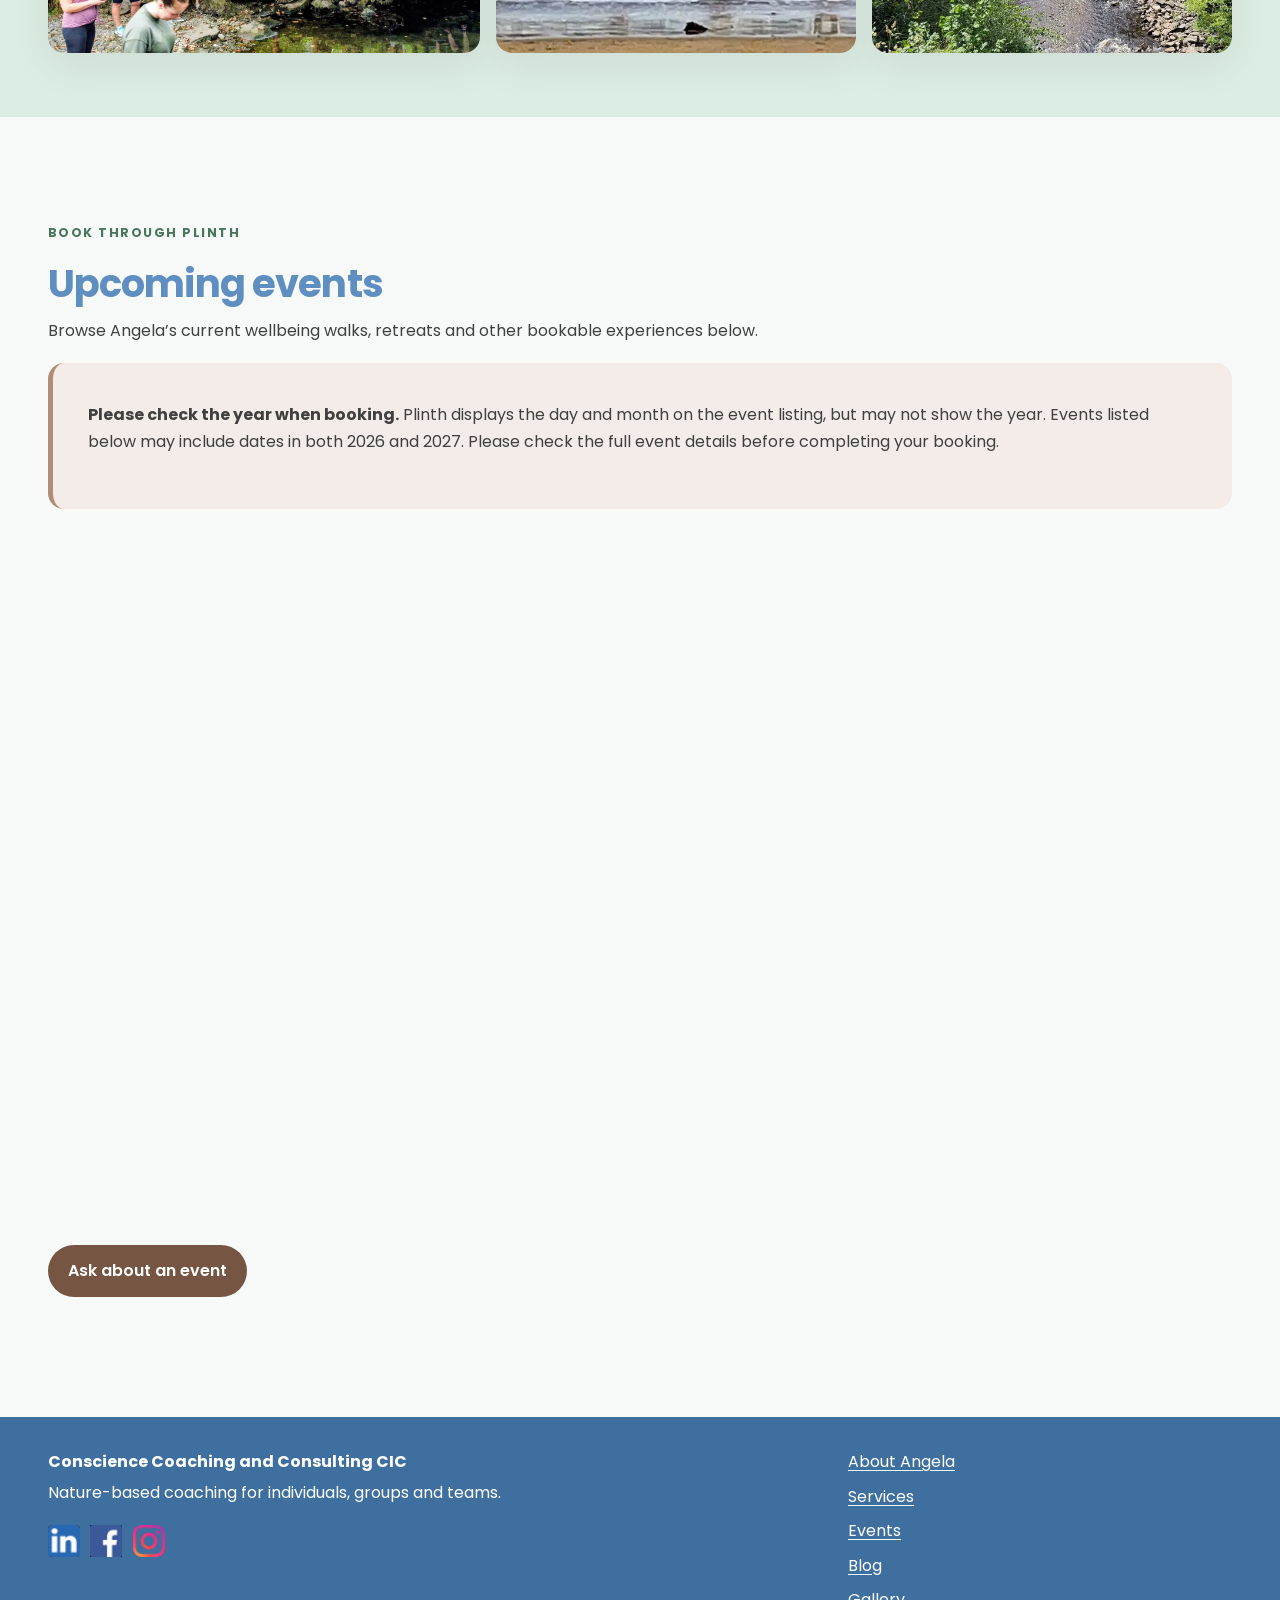
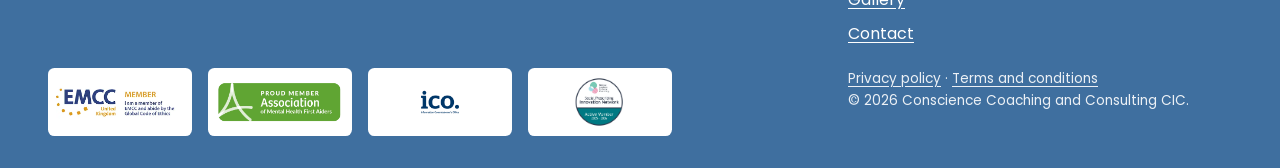
<file: events/index.html>
<!doctype html>
<html lang="en-GB">
<head>
  <meta charset="utf-8">
  <meta name="viewport" content="width=device-width, initial-scale=1">  <meta name="description" content="Explore Conscience wellbeing walks, workshops, talks, retreats and outdoor group experiences.">
  <title>Walks, workshops and retreats | Conscience Coaching</title>
  <link rel="preconnect" href="https://fonts.googleapis.com">
  <link rel="preconnect" href="https://fonts.gstatic.com" crossorigin>
  <link href="https://fonts.googleapis.com/css2?family=Poppins:wght@400;500;600;700&display=swap" rel="stylesheet">
  <link rel="stylesheet" href="/assets/css/styles.css">
  <link rel="icon" type="image/png" href="/assets/images/conscience-favicon.png">
  <link rel="canonical" href="https://consciencecoaching.co.uk/events/">
</head>
<body data-page="events">
<a class="skip-link" href="#main-content">Skip to content</a>
<header class="site-header"><div class="shell header-inner"><a class="site-logo" href="/" aria-label="Conscience Coaching and Consulting CIC home"><img src="/assets/images/conscience-logo.webp" alt="Conscience Coaching and Consulting CIC"></a>
<button class="menu-toggle" type="button" aria-expanded="false" aria-controls="site-nav"><span class="sr-only">Open menu</span><span aria-hidden="true">Menu</span></button>
<nav id="site-nav" class="site-nav" aria-label="Main navigation">
  <a href="/about/">About Angela</a><a href="/services/">Services</a><a href="/events/">Events</a><a href="/blog/">Blog</a><a href="/gallery/">Gallery</a><a href="/contact/">Contact</a><a class="button button-small" href="/contact/">Request a session</a>
</nav></div></header>
<main id="main-content">
<section class="page-hero"><div class="shell narrow"><p class="eyebrow">Events and experiences</p><h1>Step outside the usual setting</h1><p class="lead">Walks, workshops, talks and retreats that create room for reflection, learning and connection.</p></div></section>
<section class="section"><div class="shell"><p class="eyebrow">Ways to take part</p><h2>What Conscience offers</h2><div class="card-grid"><article class="card"><h3>Wellbeing walks</h3><p>Time outdoors to slow down, connect with nature and pay attention to your wellbeing.</p></article><article class="card"><h3>Workshops</h3><p>Practical group sessions exploring wellbeing, work, leadership, change and healthier ways of working.</p></article><article class="card"><h3>Talks</h3><p>Engaging sessions for organisations and groups, drawing on Angela’s coaching, leadership and research experience.</p></article><article class="card"><h3>Retreats</h3><p>Longer experiences that give people time away from everyday pressure to reflect, reconnect and think differently.</p></article></div></div></section>
<section class="photo-break photo-break-soft" aria-label="Conscience walks and retreats"><div class="shell photo-triptych"><img src="/assets/images/keswick-retreat-group.webp" alt="A wellbeing retreat group gathered beside a woodland stream" loading="lazy"><img src="/assets/images/sea-dipping-embleton.webp" alt="A group walking together into the sea at Embleton Bay" loading="lazy"><img src="/assets/images/high-force.webp" alt="High Force waterfall surrounded by green woodland" loading="lazy"></div></section>
<section class="section section-soft"><div class="shell"><div class="section-heading"><p class="eyebrow">Book through Plinth</p><h2>Upcoming events</h2><p>Browse Angela’s current wellbeing walks, retreats and other bookable experiences below.</p><div class="notice plinth-date-notice desktop-only-plinth-notice"><p><strong>Please check the year when booking.</strong> Plinth displays the day and month on the event listing, but may not show the year. Events listed below may include dates in both 2026 and 2027. Please check the full event details before completing your booking.</p></div></div><iframe class="plinth-embed" src="https://book.plinth.org.uk/embed/org/COKW0yJ7Lt4unmyXyBpl?showFilters=false&amp;showHeader=false" title="Upcoming Conscience Coaching and Consulting events" loading="lazy" allow="payment" referrerpolicy="strict-origin-when-cross-origin"></iframe><p class="plinth-mobile-link"><a class="button" href="https://book.plinth.org.uk/org/COKW0yJ7Lt4unmyXyBpl" target="_blank" rel="noopener noreferrer">View upcoming events and book</a></p><p><a class="button" href="/contact/">Ask about an event</a></p></div></section>
</main>
<footer class="site-footer"><div class="shell footer-grid"><div><strong>Conscience Coaching and Consulting CIC</strong><p>Nature-based coaching for individuals, groups and teams.</p><div class="social-links"><a class="social-link social-linkedin" href="https://uk.linkedin.com/company/conscience-coaching-and-consulting" target="_blank" rel="noopener noreferrer" aria-label="Conscience Coaching and Consulting CIC on LinkedIn"><img src="/assets/images/linkedin.png" alt=""></a><a class="social-link social-facebook" href="https://www.facebook.com/profile.php?id=61566208343442" target="_blank" rel="noopener noreferrer" aria-label="Conscience Coaching and Consulting CIC on Facebook"><img src="/assets/images/facebook.png" alt=""></a><a class="social-link social-instagram" href="https://www.instagram.com/conscience_coaching_consulting/" target="_blank" rel="noopener noreferrer" aria-label="Conscience Coaching and Consulting CIC on Instagram"><img src="/assets/images/instagram.webp" alt=""></a></div></div>
<nav aria-label="Footer navigation"><a href="/about/">About Angela</a><a href="/services/">Services</a><a href="/events/">Events</a><a href="/blog/">Blog</a><a href="/gallery/">Gallery</a><a href="/contact/">Contact</a></nav>
<div class="footer-memberships" aria-label="Professional memberships"><img src="/assets/images/emcc-uk-member.webp" alt="EMCC UK member"><img src="/assets/images/association-membership-badge-green.webp" alt="Association of Mental Health First Aiders member"><img src="/assets/images/ICO_Logo_Blue.webp" alt="Institute of Coaching"><img src="/assets/images/spin-logo.webp" alt="Social Prescribing Innovation Network"></div>
<p class="footer-note"><a href="/privacy-policy/">Privacy policy</a> · <a href="/terms-and-conditions/">Terms and conditions</a><br>© <span data-year></span> Conscience Coaching and Consulting CIC.</p></div></footer>
<script src="/assets/js/main.js" defer></script>
</body>
</html>
</file>
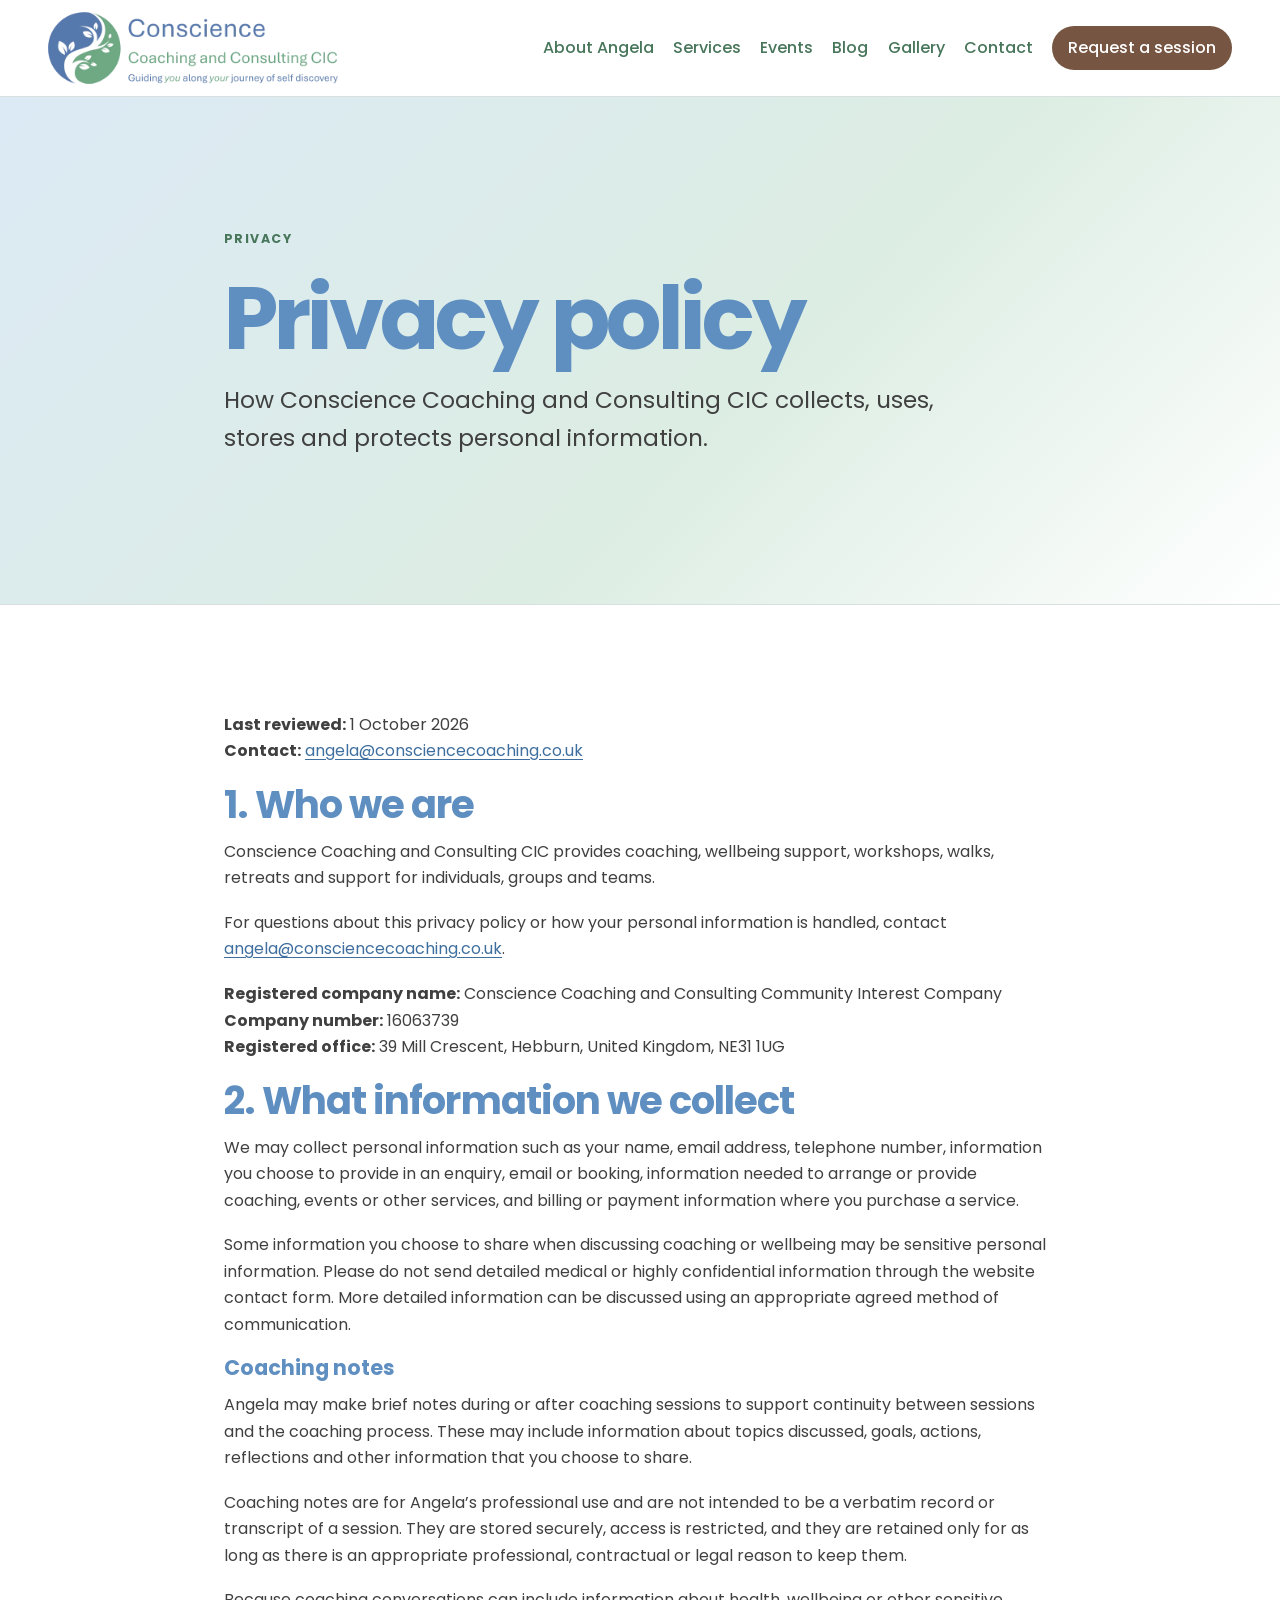
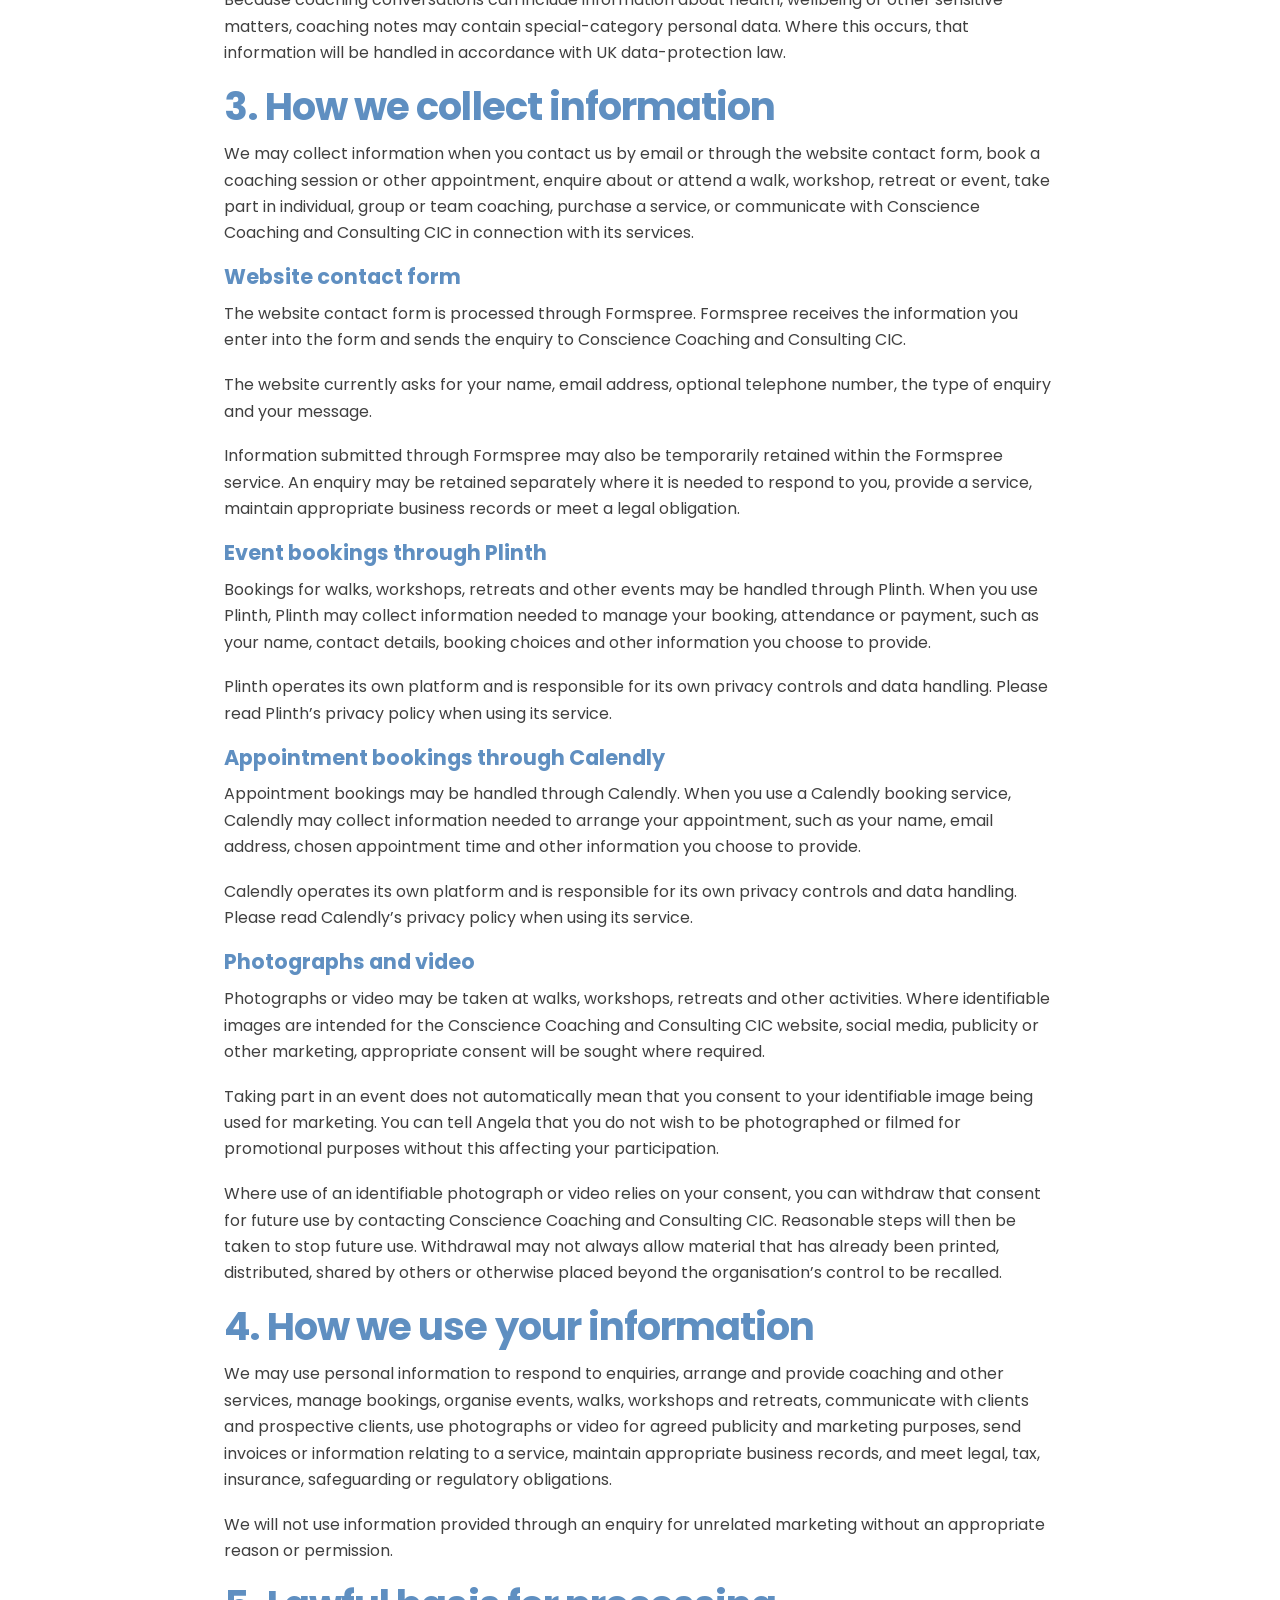
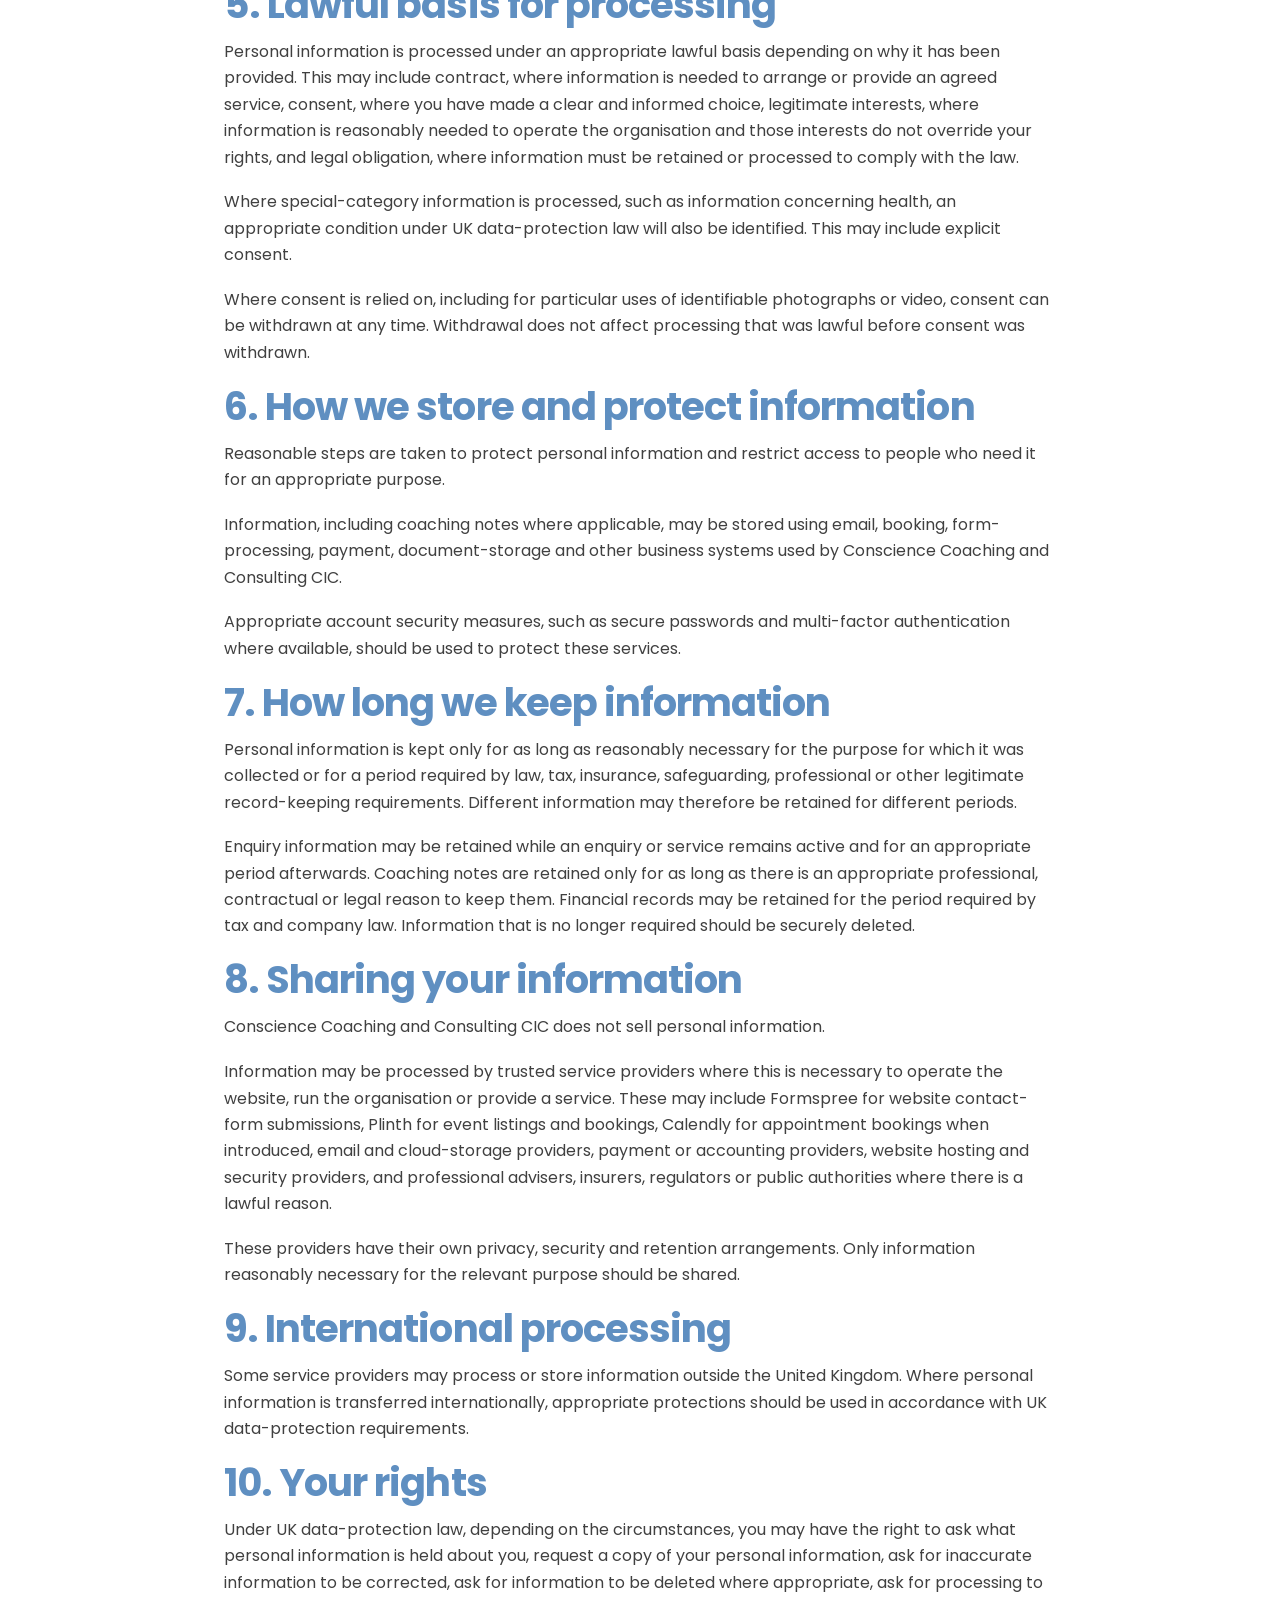
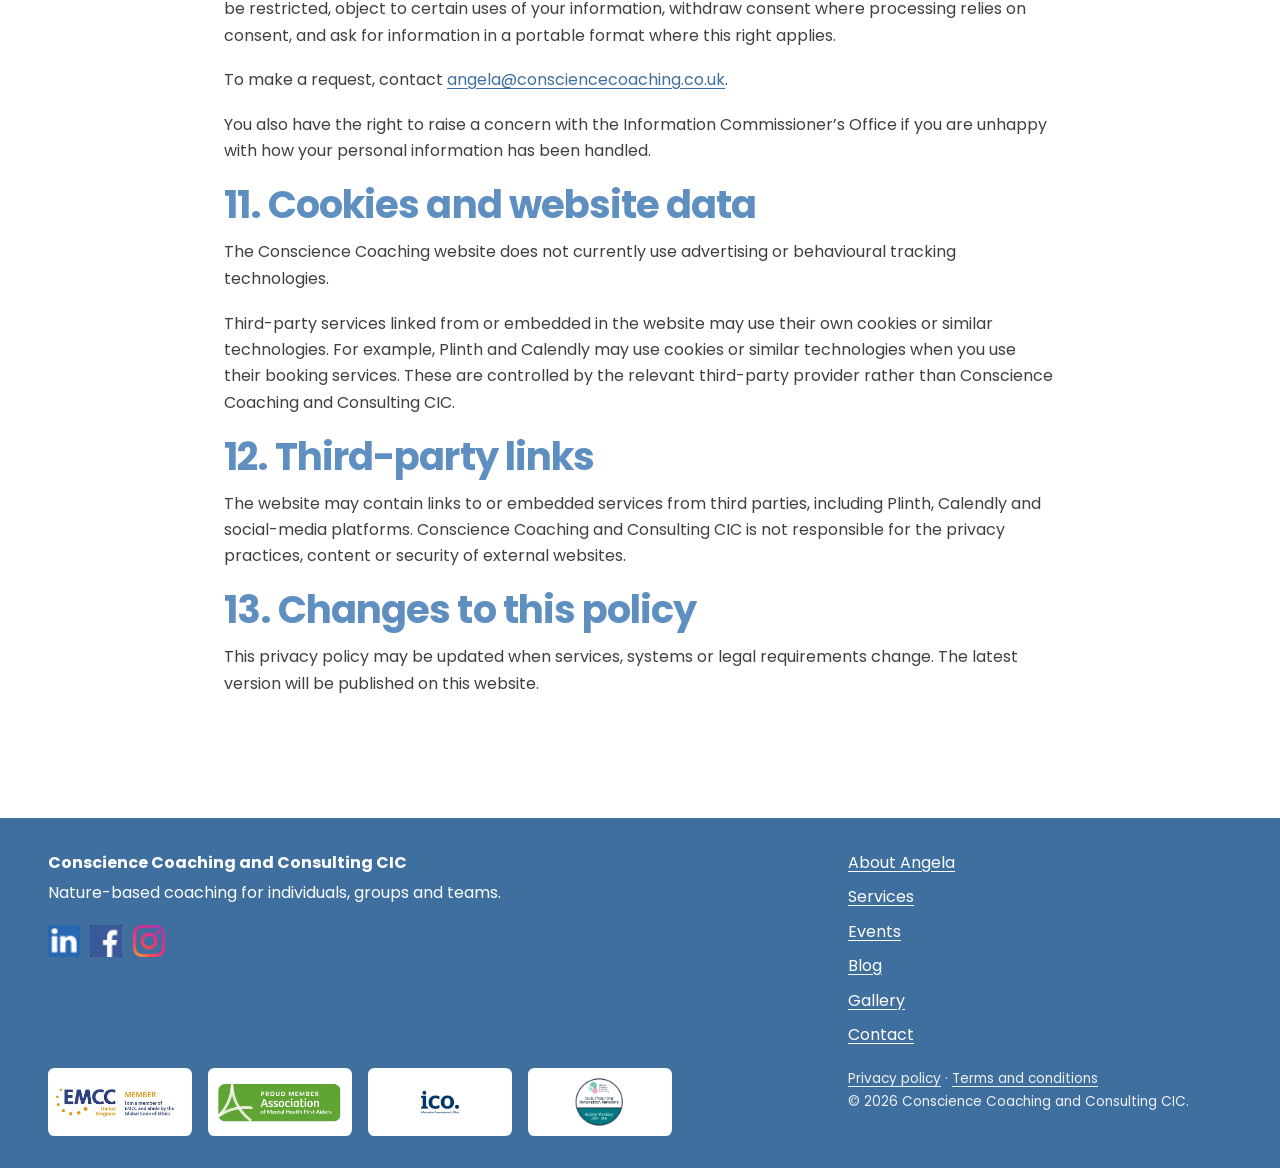
<file: privacy-policy/index.html>
<!doctype html>
<html lang="en-GB">
<head>
  <meta charset="utf-8">
  <meta name="viewport" content="width=device-width, initial-scale=1">  <meta name="description" content="Privacy policy for Conscience Coaching and Consulting CIC, explaining how personal information is collected, used, stored and protected.">
  <title>Privacy Policy | Conscience Coaching</title>
  <link rel="preconnect" href="https://fonts.googleapis.com">
  <link rel="preconnect" href="https://fonts.gstatic.com" crossorigin>
  <link href="https://fonts.googleapis.com/css2?family=Poppins:wght@400;500;600;700&display=swap" rel="stylesheet">
  <link rel="stylesheet" href="/assets/css/styles.css">
  <link rel="icon" type="image/png" href="/assets/images/conscience-favicon.png">
  <link rel="canonical" href="https://consciencecoaching.co.uk/privacy-policy/">
</head>
<body data-page="privacy">
<a class="skip-link" href="#main-content">Skip to content</a>
<header class="site-header"><div class="shell header-inner"><a class="site-logo" href="/" aria-label="Conscience Coaching and Consulting CIC home"><img src="/assets/images/conscience-logo.webp" alt="Conscience Coaching and Consulting CIC"></a>
<button class="menu-toggle" type="button" aria-expanded="false" aria-controls="site-nav"><span class="sr-only">Open menu</span><span aria-hidden="true">Menu</span></button>
<nav id="site-nav" class="site-nav" aria-label="Main navigation">
  <a href="/about/">About Angela</a><a href="/services/">Services</a><a href="/events/">Events</a><a href="/blog/">Blog</a><a href="/gallery/">Gallery</a><a href="/contact/">Contact</a><a class="button button-small" href="/contact/">Request a session</a>
</nav></div></header>
<main id="main-content">
<section class="page-hero"><div class="shell narrow"><p class="eyebrow">Privacy</p><h1>Privacy policy</h1><p class="lead">How Conscience Coaching and Consulting CIC collects, uses, stores and protects personal information.</p></div></section>
<section class="section"><div class="shell narrow">
<p><strong>Last reviewed:</strong> 1 October 2026<br><strong>Contact:</strong> <a href="mailto:angela@consciencecoaching.co.uk">angela@consciencecoaching.co.uk</a></p>

<h2>1. Who we are</h2>
<p>Conscience Coaching and Consulting CIC provides coaching, wellbeing support, workshops, walks, retreats and support for individuals, groups and teams.</p>
<p>For questions about this privacy policy or how your personal information is handled, contact <a href="mailto:angela@consciencecoaching.co.uk">angela@consciencecoaching.co.uk</a>.</p>
<p><strong>Registered company name:</strong> Conscience Coaching and Consulting Community Interest Company<br><strong>Company number:</strong> 16063739<br><strong>Registered office:</strong> 39 Mill Crescent, Hebburn, United Kingdom, NE31 1UG</p>

<h2>2. What information we collect</h2>
<p>We may collect personal information such as your name, email address, telephone number, information you choose to provide in an enquiry, email or booking, information needed to arrange or provide coaching, events or other services, and billing or payment information where you purchase a service.</p>
<p>Some information you choose to share when discussing coaching or wellbeing may be sensitive personal information. Please do not send detailed medical or highly confidential information through the website contact form. More detailed information can be discussed using an appropriate agreed method of communication.</p>

<h3>Coaching notes</h3>
<p>Angela may make brief notes during or after coaching sessions to support continuity between sessions and the coaching process. These may include information about topics discussed, goals, actions, reflections and other information that you choose to share.</p>
<p>Coaching notes are for Angela’s professional use and are not intended to be a verbatim record or transcript of a session. They are stored securely, access is restricted, and they are retained only for as long as there is an appropriate professional, contractual or legal reason to keep them.</p>
<p>Because coaching conversations can include information about health, wellbeing or other sensitive matters, coaching notes may contain special-category personal data. Where this occurs, that information will be handled in accordance with UK data-protection law.</p>

<h2>3. How we collect information</h2>
<p>We may collect information when you contact us by email or through the website contact form, book a coaching session or other appointment, enquire about or attend a walk, workshop, retreat or event, take part in individual, group or team coaching, purchase a service, or communicate with Conscience Coaching and Consulting CIC in connection with its services.</p>

<h3>Website contact form</h3>
<p>The website contact form is processed through Formspree. Formspree receives the information you enter into the form and sends the enquiry to Conscience Coaching and Consulting CIC.</p>
<p>The website currently asks for your name, email address, optional telephone number, the type of enquiry and your message.</p>
<p>Information submitted through Formspree may also be temporarily retained within the Formspree service. An enquiry may be retained separately where it is needed to respond to you, provide a service, maintain appropriate business records or meet a legal obligation.</p>

<h3>Event bookings through Plinth</h3>
<p>Bookings for walks, workshops, retreats and other events may be handled through Plinth. When you use Plinth, Plinth may collect information needed to manage your booking, attendance or payment, such as your name, contact details, booking choices and other information you choose to provide.</p>
<p>Plinth operates its own platform and is responsible for its own privacy controls and data handling. Please read Plinth’s privacy policy when using its service.</p>

<h3>Appointment bookings through Calendly</h3>
<p>Appointment bookings may be handled through Calendly. When you use a Calendly booking service, Calendly may collect information needed to arrange your appointment, such as your name, email address, chosen appointment time and other information you choose to provide.</p>
<p>Calendly operates its own platform and is responsible for its own privacy controls and data handling. Please read Calendly’s privacy policy when using its service.</p>

<h3>Photographs and video</h3>
<p>Photographs or video may be taken at walks, workshops, retreats and other activities. Where identifiable images are intended for the Conscience Coaching and Consulting CIC website, social media, publicity or other marketing, appropriate consent will be sought where required.</p>
<p>Taking part in an event does not automatically mean that you consent to your identifiable image being used for marketing. You can tell Angela that you do not wish to be photographed or filmed for promotional purposes without this affecting your participation.</p>
<p>Where use of an identifiable photograph or video relies on your consent, you can withdraw that consent for future use by contacting Conscience Coaching and Consulting CIC. Reasonable steps will then be taken to stop future use. Withdrawal may not always allow material that has already been printed, distributed, shared by others or otherwise placed beyond the organisation’s control to be recalled.</p>

<h2>4. How we use your information</h2>
<p>We may use personal information to respond to enquiries, arrange and provide coaching and other services, manage bookings, organise events, walks, workshops and retreats, communicate with clients and prospective clients, use photographs or video for agreed publicity and marketing purposes, send invoices or information relating to a service, maintain appropriate business records, and meet legal, tax, insurance, safeguarding or regulatory obligations.</p>
<p>We will not use information provided through an enquiry for unrelated marketing without an appropriate reason or permission.</p>

<h2>5. Lawful basis for processing</h2>
<p>Personal information is processed under an appropriate lawful basis depending on why it has been provided. This may include contract, where information is needed to arrange or provide an agreed service, consent, where you have made a clear and informed choice, legitimate interests, where information is reasonably needed to operate the organisation and those interests do not override your rights, and legal obligation, where information must be retained or processed to comply with the law.</p>
<p>Where special-category information is processed, such as information concerning health, an appropriate condition under UK data-protection law will also be identified. This may include explicit consent.</p>
<p>Where consent is relied on, including for particular uses of identifiable photographs or video, consent can be withdrawn at any time. Withdrawal does not affect processing that was lawful before consent was withdrawn.</p>

<h2>6. How we store and protect information</h2>
<p>Reasonable steps are taken to protect personal information and restrict access to people who need it for an appropriate purpose.</p>
<p>Information, including coaching notes where applicable, may be stored using email, booking, form-processing, payment, document-storage and other business systems used by Conscience Coaching and Consulting CIC.</p>
<p>Appropriate account security measures, such as secure passwords and multi-factor authentication where available, should be used to protect these services.</p>

<h2>7. How long we keep information</h2>
<p>Personal information is kept only for as long as reasonably necessary for the purpose for which it was collected or for a period required by law, tax, insurance, safeguarding, professional or other legitimate record-keeping requirements. Different information may therefore be retained for different periods.</p>
<p>Enquiry information may be retained while an enquiry or service remains active and for an appropriate period afterwards. Coaching notes are retained only for as long as there is an appropriate professional, contractual or legal reason to keep them. Financial records may be retained for the period required by tax and company law. Information that is no longer required should be securely deleted.</p>

<h2>8. Sharing your information</h2>
<p>Conscience Coaching and Consulting CIC does not sell personal information.</p>
<p>Information may be processed by trusted service providers where this is necessary to operate the website, run the organisation or provide a service. These may include Formspree for website contact-form submissions, Plinth for event listings and bookings, Calendly for appointment bookings when introduced, email and cloud-storage providers, payment or accounting providers, website hosting and security providers, and professional advisers, insurers, regulators or public authorities where there is a lawful reason.</p>
<p>These providers have their own privacy, security and retention arrangements. Only information reasonably necessary for the relevant purpose should be shared.</p>

<h2>9. International processing</h2>
<p>Some service providers may process or store information outside the United Kingdom. Where personal information is transferred internationally, appropriate protections should be used in accordance with UK data-protection requirements.</p>

<h2>10. Your rights</h2>
<p>Under UK data-protection law, depending on the circumstances, you may have the right to ask what personal information is held about you, request a copy of your personal information, ask for inaccurate information to be corrected, ask for information to be deleted where appropriate, ask for processing to be restricted, object to certain uses of your information, withdraw consent where processing relies on consent, and ask for information in a portable format where this right applies.</p>
<p>To make a request, contact <a href="mailto:angela@consciencecoaching.co.uk">angela@consciencecoaching.co.uk</a>.</p>
<p>You also have the right to raise a concern with the Information Commissioner’s Office if you are unhappy with how your personal information has been handled.</p>

<h2>11. Cookies and website data</h2>
<p>The Conscience Coaching website does not currently use advertising or behavioural tracking technologies.</p>
<p>Third-party services linked from or embedded in the website may use their own cookies or similar technologies. For example, Plinth and Calendly may use cookies or similar technologies when you use their booking services. These are controlled by the relevant third-party provider rather than Conscience Coaching and Consulting CIC.</p>

<h2>12. Third-party links</h2>
<p>The website may contain links to or embedded services from third parties, including Plinth, Calendly and social-media platforms. Conscience Coaching and Consulting CIC is not responsible for the privacy practices, content or security of external websites.</p>

<h2>13. Changes to this policy</h2>
<p>This privacy policy may be updated when services, systems or legal requirements change. The latest version will be published on this website.</p>
</div></section>
</main>
<footer class="site-footer"><div class="shell footer-grid"><div><strong>Conscience Coaching and Consulting CIC</strong><p>Nature-based coaching for individuals, groups and teams.</p><div class="social-links"><a class="social-link social-linkedin" href="https://uk.linkedin.com/company/conscience-coaching-and-consulting" target="_blank" rel="noopener noreferrer" aria-label="Conscience Coaching and Consulting CIC on LinkedIn"><img src="/assets/images/linkedin.png" alt=""></a><a class="social-link social-facebook" href="https://www.facebook.com/profile.php?id=61566208343442" target="_blank" rel="noopener noreferrer" aria-label="Conscience Coaching and Consulting CIC on Facebook"><img src="/assets/images/facebook.png" alt=""></a><a class="social-link social-instagram" href="https://www.instagram.com/conscience_coaching_consulting/" target="_blank" rel="noopener noreferrer" aria-label="Conscience Coaching and Consulting CIC on Instagram"><img src="/assets/images/instagram.webp" alt=""></a></div></div>
<nav aria-label="Footer navigation"><a href="/about/">About Angela</a><a href="/services/">Services</a><a href="/events/">Events</a><a href="/blog/">Blog</a><a href="/gallery/">Gallery</a><a href="/contact/">Contact</a></nav>
<div class="footer-memberships" aria-label="Professional memberships"><img src="/assets/images/emcc-uk-member.webp" alt="EMCC UK member"><img src="/assets/images/association-membership-badge-green.webp" alt="Association of Mental Health First Aiders member"><img src="/assets/images/ICO_Logo_Blue.webp" alt="Institute of Coaching"><img src="/assets/images/spin-logo.webp" alt="Social Prescribing Innovation Network"></div>
<p class="footer-note"><a href="/privacy-policy/">Privacy policy</a> · <a href="/terms-and-conditions/">Terms and conditions</a><br>© <span data-year></span> Conscience Coaching and Consulting CIC.</p></div></footer>
<script src="/assets/js/main.js" defer></script>
</body>
</html>
</file>
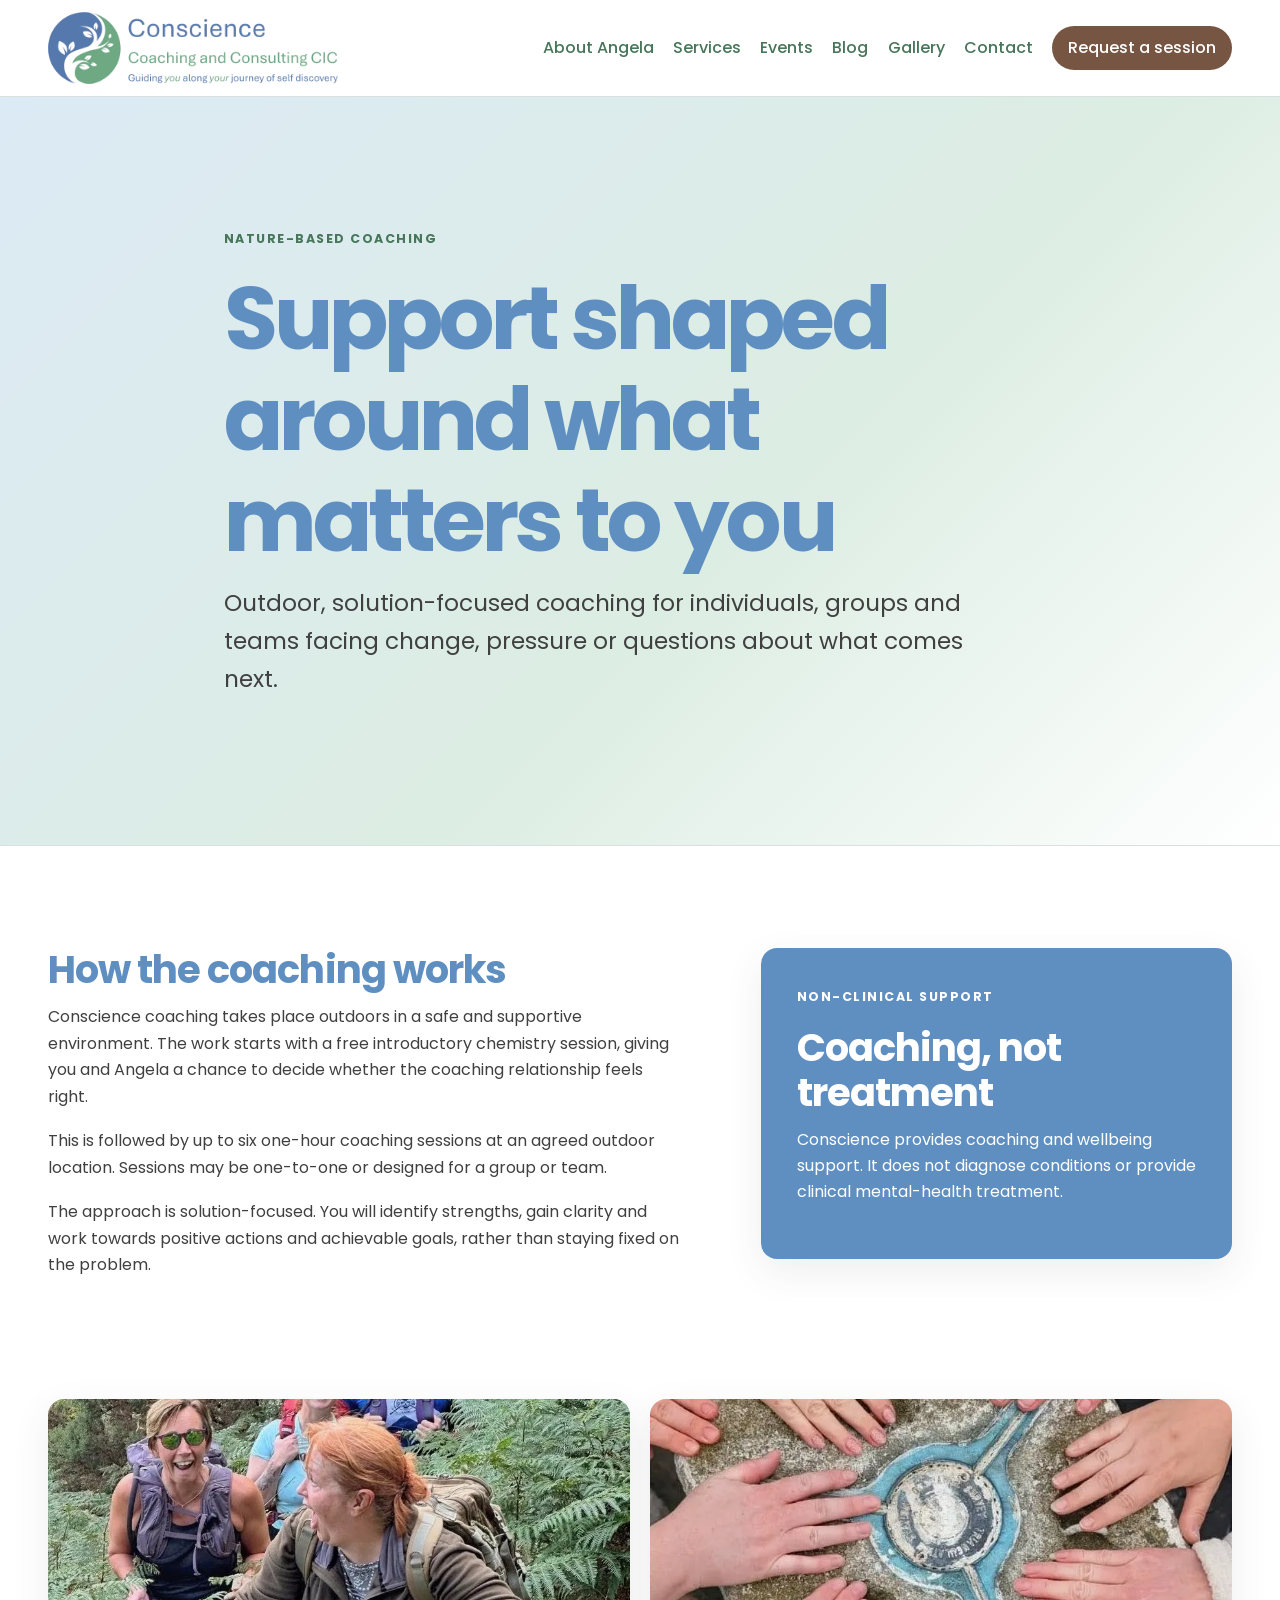
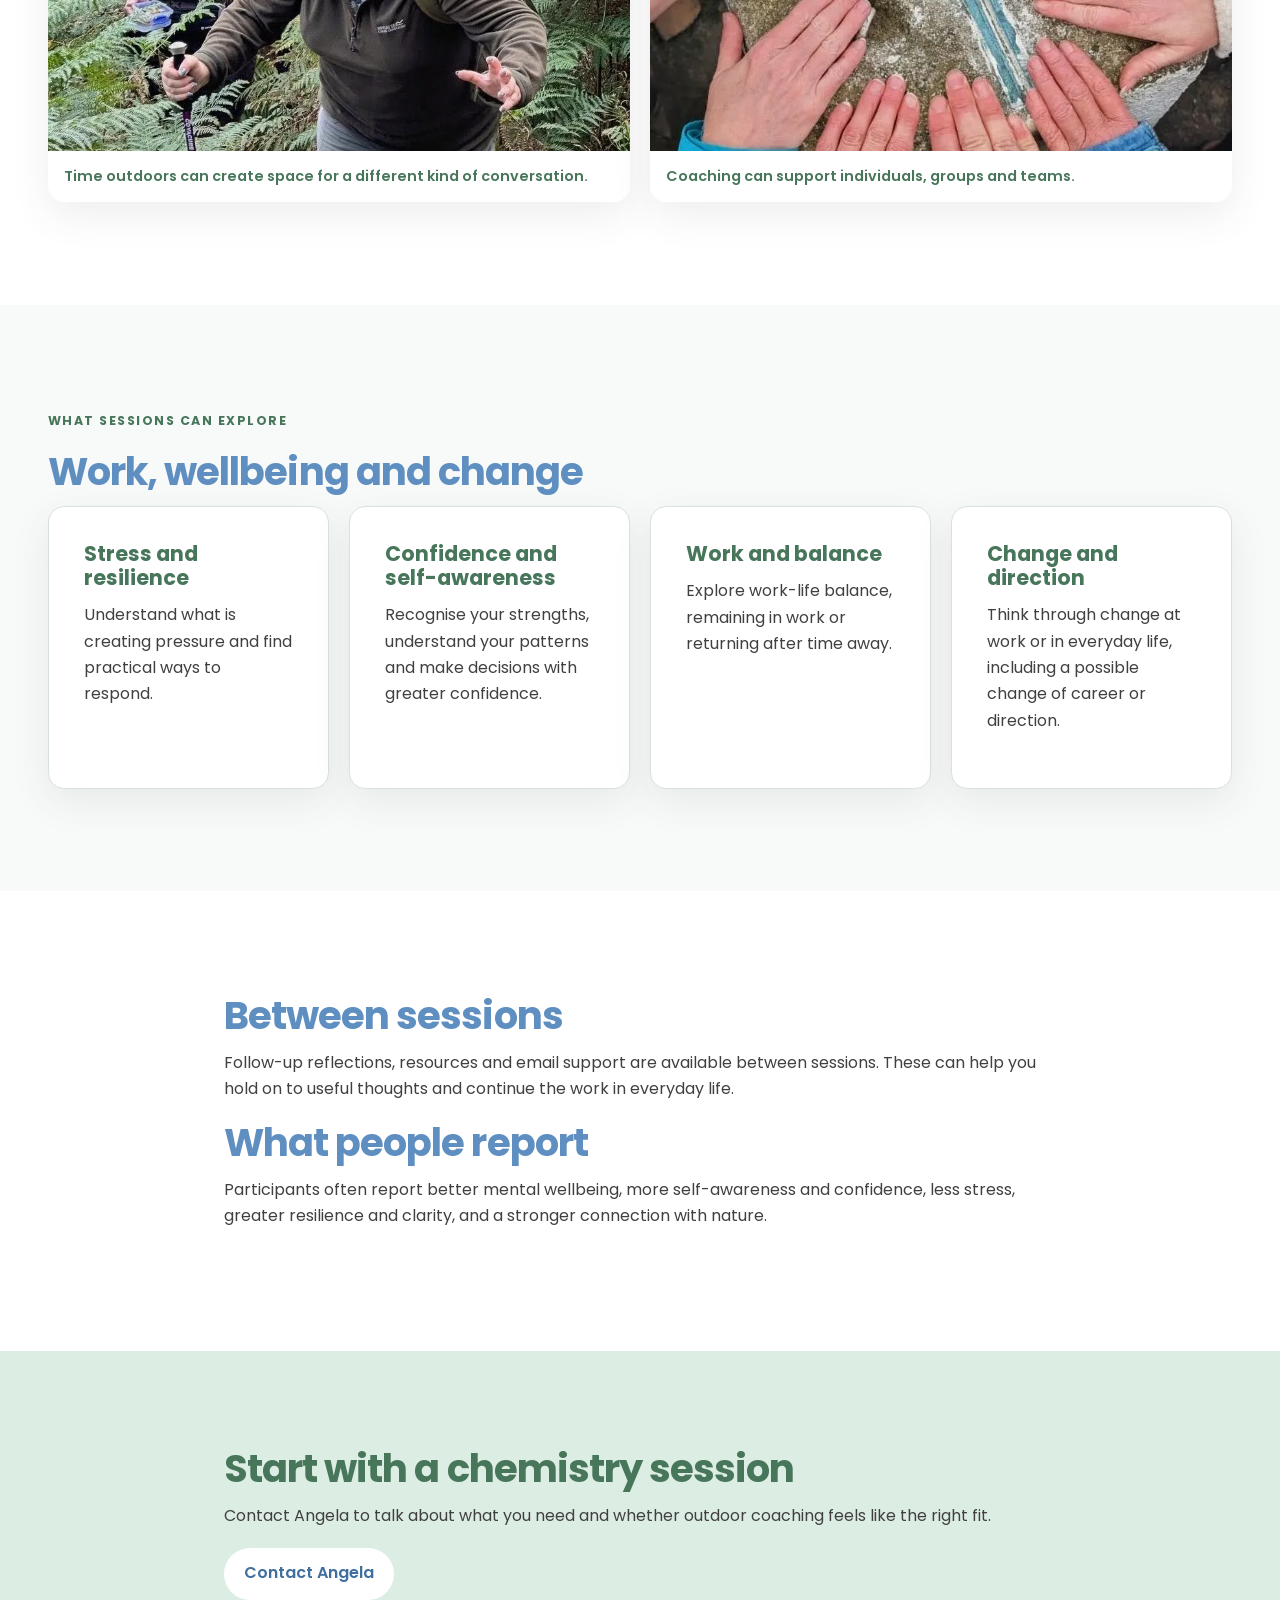
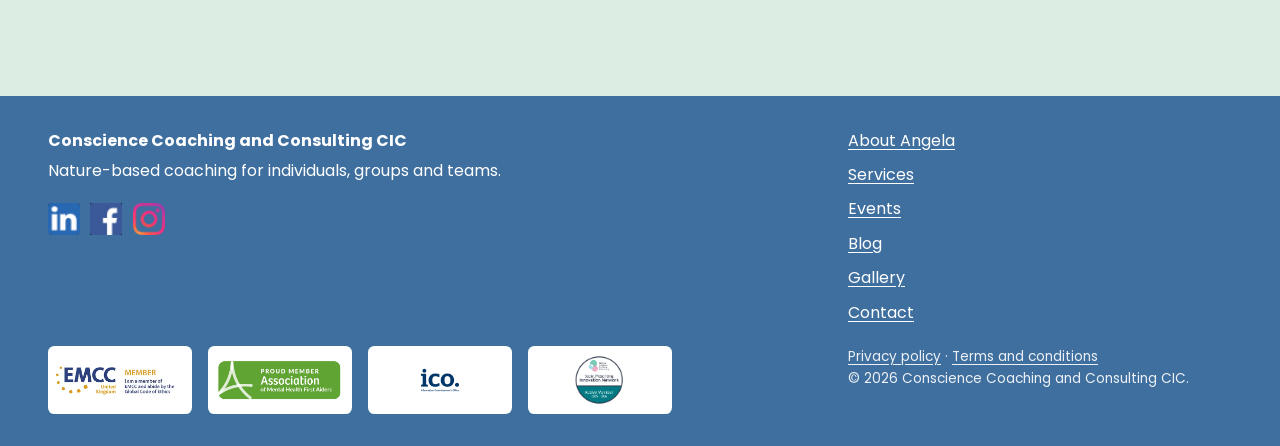
<file: services/index.html>
<!doctype html>
<html lang="en-GB">
<head>
  <meta charset="utf-8">
  <meta name="viewport" content="width=device-width, initial-scale=1">  <meta name="description" content="Nature-based coaching for individuals, groups and teams, with support for wellbeing, confidence, resilience, work and change.">
  <title>Nature-based coaching services | Conscience Coaching</title>
  <link rel="preconnect" href="https://fonts.googleapis.com">
  <link rel="preconnect" href="https://fonts.gstatic.com" crossorigin>
  <link href="https://fonts.googleapis.com/css2?family=Poppins:wght@400;500;600;700&display=swap" rel="stylesheet">
  <link rel="stylesheet" href="/assets/css/styles.css">
  <link rel="icon" type="image/png" href="/assets/images/conscience-favicon.png">
  <link rel="canonical" href="https://consciencecoaching.co.uk/services/">
</head>
<body data-page="services">
<a class="skip-link" href="#main-content">Skip to content</a>
<header class="site-header"><div class="shell header-inner"><a class="site-logo" href="/" aria-label="Conscience Coaching and Consulting CIC home"><img src="/assets/images/conscience-logo.webp" alt="Conscience Coaching and Consulting CIC"></a>
<button class="menu-toggle" type="button" aria-expanded="false" aria-controls="site-nav"><span class="sr-only">Open menu</span><span aria-hidden="true">Menu</span></button>
<nav id="site-nav" class="site-nav" aria-label="Main navigation">
  <a href="/about/">About Angela</a><a href="/services/">Services</a><a href="/events/">Events</a><a href="/blog/">Blog</a><a href="/gallery/">Gallery</a><a href="/contact/">Contact</a><a class="button button-small" href="/contact/">Request a session</a>
</nav></div></header>
<main id="main-content">
<section class="page-hero"><div class="shell narrow"><p class="eyebrow">Nature-based coaching</p><h1>Support shaped around what matters to you</h1><p class="lead">Outdoor, solution-focused coaching for individuals, groups and teams facing change, pressure or questions about what comes next.</p></div></section>
<section class="section"><div class="shell split"><div><h2>How the coaching works</h2><p>Conscience coaching takes place outdoors in a safe and supportive environment. The work starts with a free introductory chemistry session, giving you and Angela a chance to decide whether the coaching relationship feels right.</p><p>This is followed by up to six one-hour coaching sessions at an agreed outdoor location. Sessions may be one-to-one or designed for a group or team.</p><p>The approach is solution-focused. You will identify strengths, gain clarity and work towards positive actions and achievable goals, rather than staying fixed on the problem.</p></div><aside class="accent-panel"><p class="eyebrow">Non-clinical support</p><h2>Coaching, not treatment</h2><p>Conscience provides coaching and wellbeing support. It does not diagnose conditions or provide clinical mental-health treatment.</p></aside></div></section>
<section class="photo-break" aria-label="Outdoor coaching and walking"><div class="shell photo-pair"><figure><img src="/assets/images/walking-and-smiling.webp" alt="People smiling as they walk together through bracken" loading="lazy"><figcaption>Time outdoors can create space for a different kind of conversation.</figcaption></figure><figure><img src="/assets/images/hands-on-trig-point.webp" alt="A group placing their hands together on a trig point" loading="lazy"><figcaption>Coaching can support individuals, groups and teams.</figcaption></figure></div></section>
<section class="section section-soft"><div class="shell"><p class="eyebrow">What sessions can explore</p><h2>Work, wellbeing and change</h2><div class="card-grid"><article class="card"><h3>Stress and resilience</h3><p>Understand what is creating pressure and find practical ways to respond.</p></article><article class="card"><h3>Confidence and self-awareness</h3><p>Recognise your strengths, understand your patterns and make decisions with greater confidence.</p></article><article class="card"><h3>Work and balance</h3><p>Explore work-life balance, remaining in work or returning after time away.</p></article><article class="card"><h3>Change and direction</h3><p>Think through change at work or in everyday life, including a possible change of career or direction.</p></article></div></div></section>
<section class="section"><div class="shell narrow"><h2>Between sessions</h2><p>Follow-up reflections, resources and email support are available between sessions. These can help you hold on to useful thoughts and continue the work in everyday life.</p><h2>What people report</h2><p>Participants often report better mental wellbeing, more self-awareness and confidence, less stress, greater resilience and clarity, and a stronger connection with nature.</p></div></section>
<section class="cta"><div class="shell narrow"><h2>Start with a chemistry session</h2><p>Contact Angela to talk about what you need and whether outdoor coaching feels like the right fit.</p><a class="button button-light" href="/contact/">Contact Angela</a></div></section>
</main>
<footer class="site-footer"><div class="shell footer-grid"><div><strong>Conscience Coaching and Consulting CIC</strong><p>Nature-based coaching for individuals, groups and teams.</p><div class="social-links"><a class="social-link social-linkedin" href="https://uk.linkedin.com/company/conscience-coaching-and-consulting" target="_blank" rel="noopener noreferrer" aria-label="Conscience Coaching and Consulting CIC on LinkedIn"><img src="/assets/images/linkedin.png" alt=""></a><a class="social-link social-facebook" href="https://www.facebook.com/profile.php?id=61566208343442" target="_blank" rel="noopener noreferrer" aria-label="Conscience Coaching and Consulting CIC on Facebook"><img src="/assets/images/facebook.png" alt=""></a><a class="social-link social-instagram" href="https://www.instagram.com/conscience_coaching_consulting/" target="_blank" rel="noopener noreferrer" aria-label="Conscience Coaching and Consulting CIC on Instagram"><img src="/assets/images/instagram.webp" alt=""></a></div></div>
<nav aria-label="Footer navigation"><a href="/about/">About Angela</a><a href="/services/">Services</a><a href="/events/">Events</a><a href="/blog/">Blog</a><a href="/gallery/">Gallery</a><a href="/contact/">Contact</a></nav>
<div class="footer-memberships" aria-label="Professional memberships"><img src="/assets/images/emcc-uk-member.webp" alt="EMCC UK member"><img src="/assets/images/association-membership-badge-green.webp" alt="Association of Mental Health First Aiders member"><img src="/assets/images/ICO_Logo_Blue.webp" alt="Institute of Coaching"><img src="/assets/images/spin-logo.webp" alt="Social Prescribing Innovation Network"></div>
<p class="footer-note"><a href="/privacy-policy/">Privacy policy</a> · <a href="/terms-and-conditions/">Terms and conditions</a><br>© <span data-year></span> Conscience Coaching and Consulting CIC.</p></div></footer>
<script src="/assets/js/main.js" defer></script>
</body>
</html>
</file>
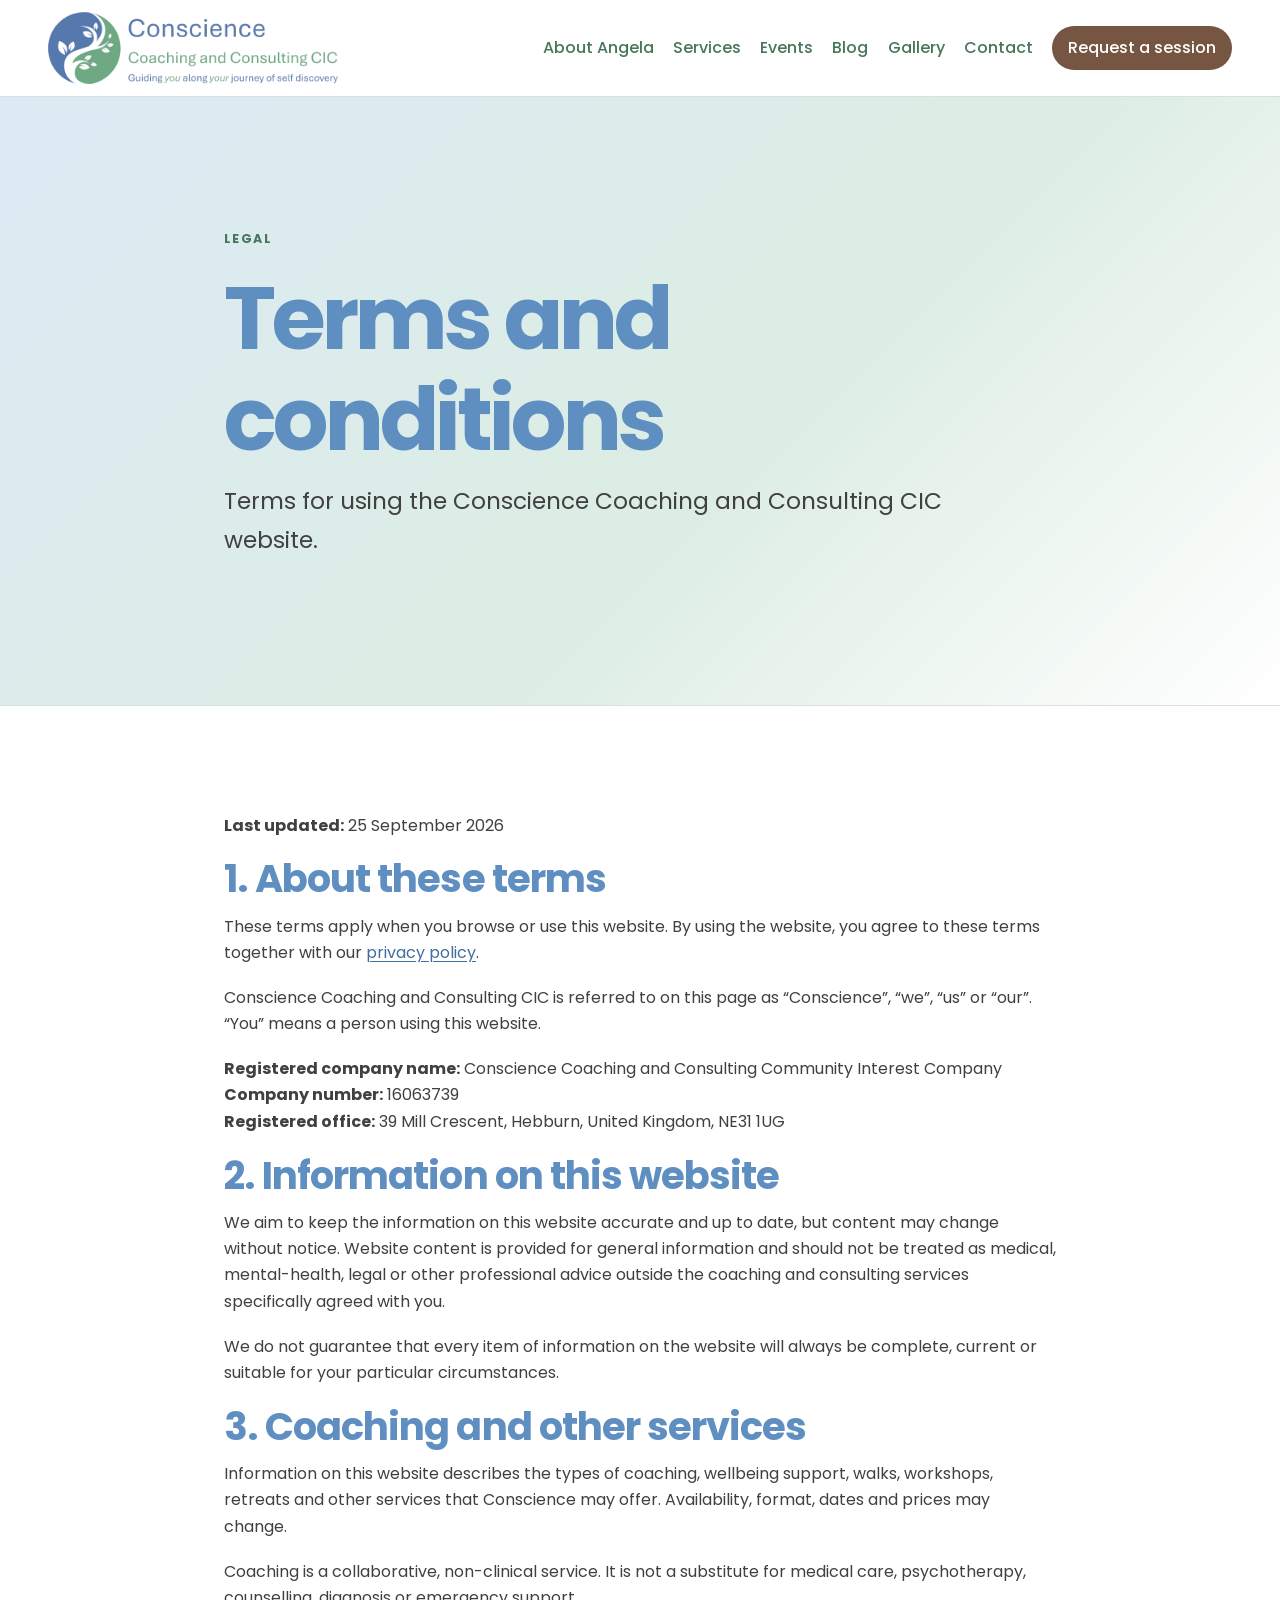
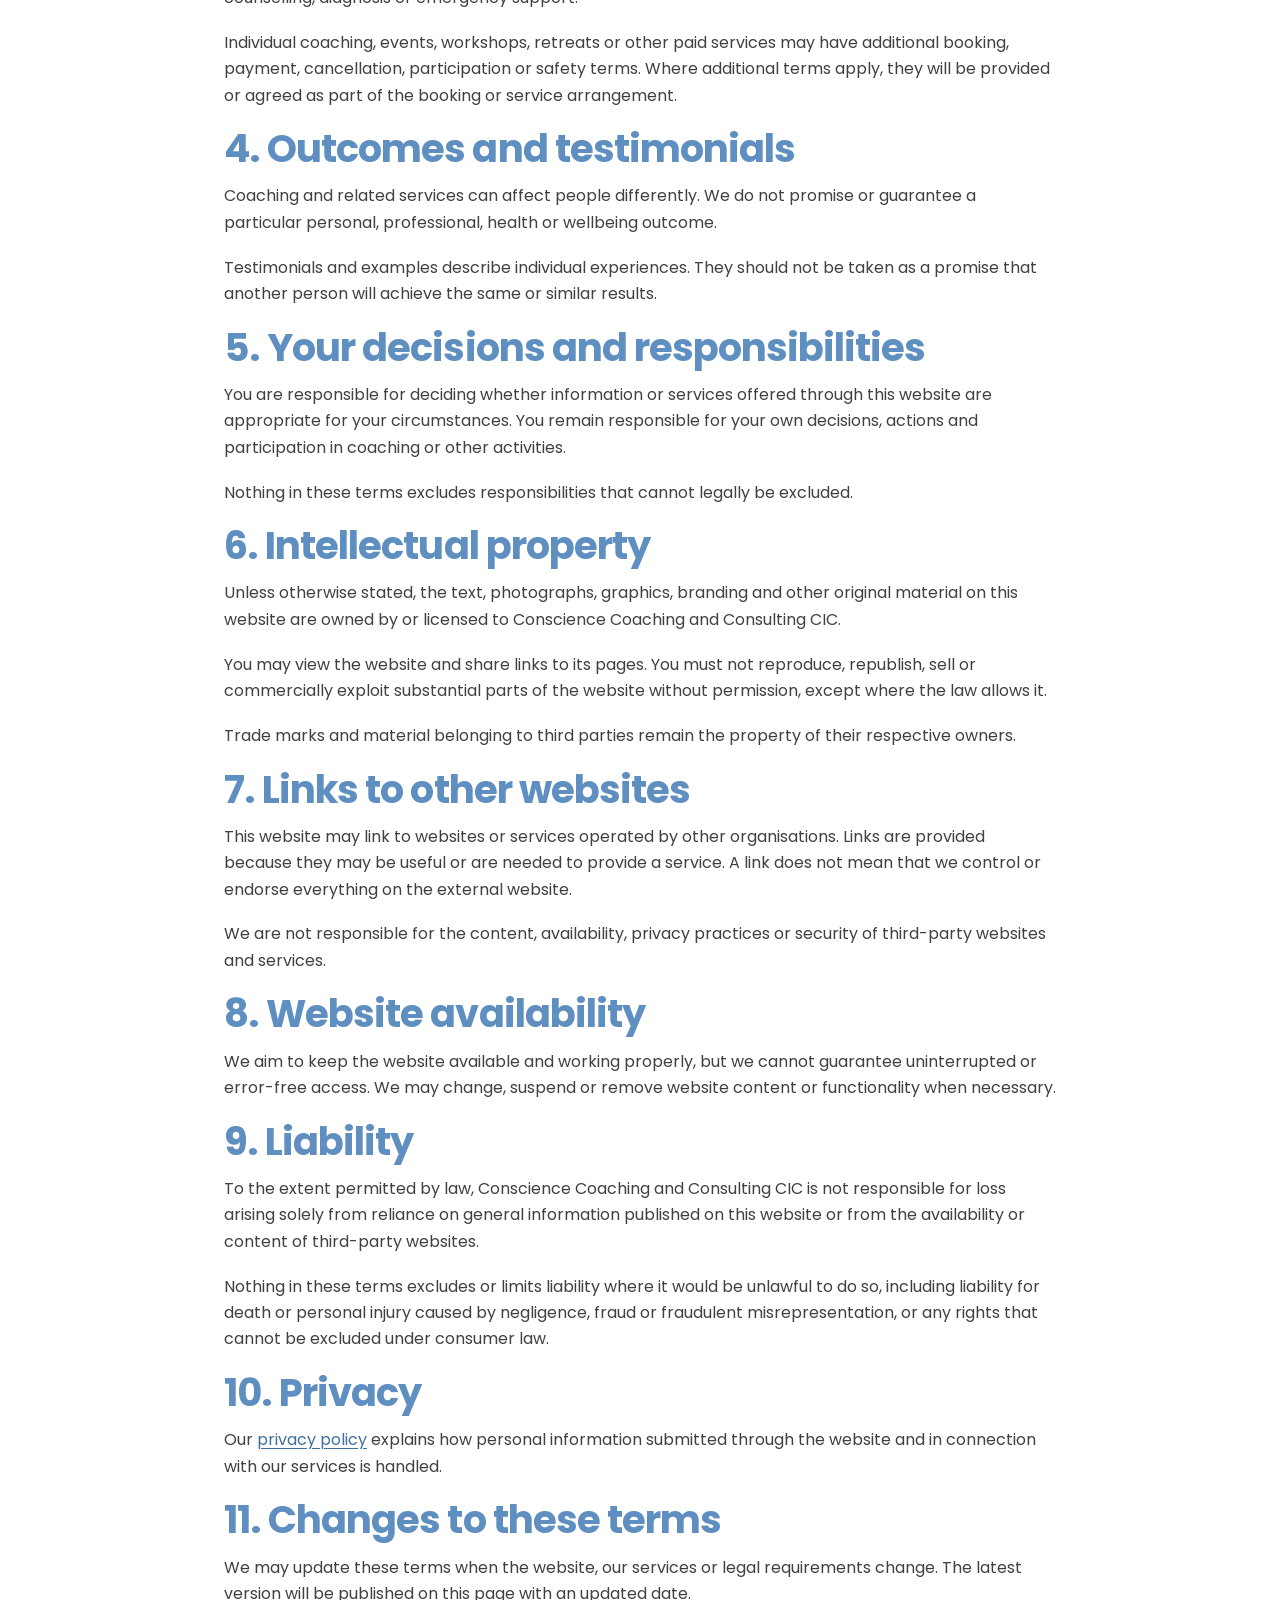
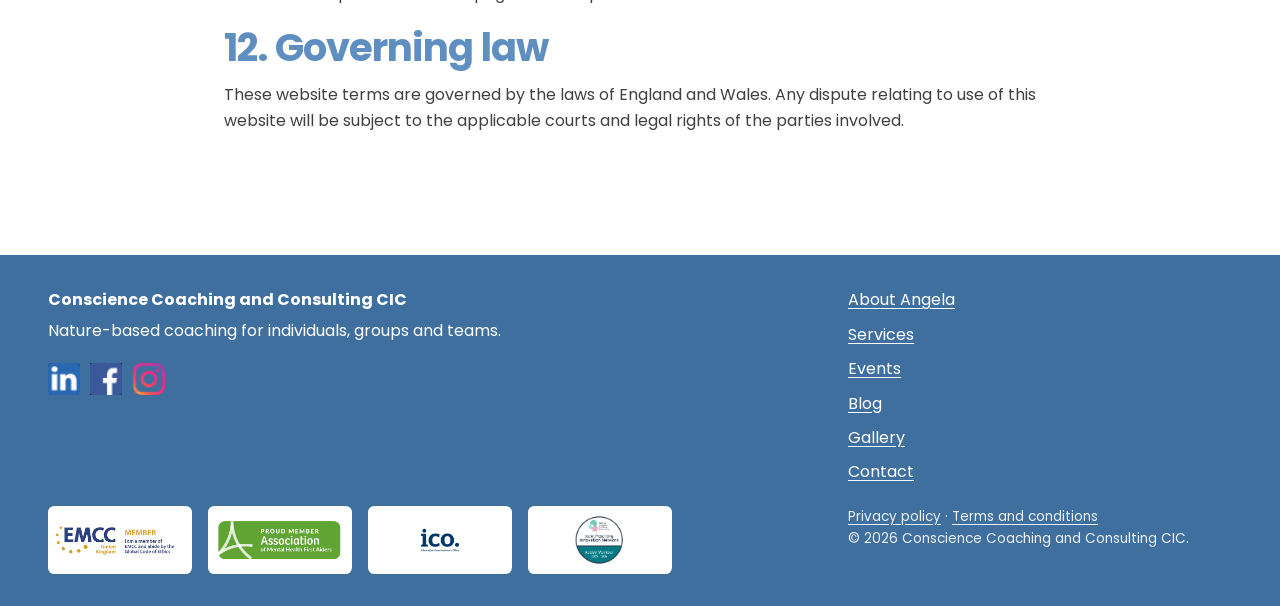
<file: terms-and-conditions/index.html>
<!doctype html>
<html lang="en-GB">
<head>
  <meta charset="utf-8">
  <meta name="viewport" content="width=device-width, initial-scale=1">  <meta name="description" content="Terms and conditions for using the Conscience Coaching and Consulting CIC website.">
  <title>Terms and Conditions | Conscience Coaching</title>
  <link rel="preconnect" href="https://fonts.googleapis.com">
  <link rel="preconnect" href="https://fonts.gstatic.com" crossorigin>
  <link href="https://fonts.googleapis.com/css2?family=Poppins:wght@400;500;600;700&display=swap" rel="stylesheet">
  <link rel="stylesheet" href="/assets/css/styles.css">
  <link rel="icon" type="image/png" href="/assets/images/conscience-favicon.png">
  <link rel="canonical" href="https://consciencecoaching.co.uk/terms-and-conditions/">
</head>
<body data-page="terms">
<a class="skip-link" href="#main-content">Skip to content</a>
<header class="site-header"><div class="shell header-inner"><a class="site-logo" href="/" aria-label="Conscience Coaching and Consulting CIC home"><img src="/assets/images/conscience-logo.webp" alt="Conscience Coaching and Consulting CIC"></a>
<button class="menu-toggle" type="button" aria-expanded="false" aria-controls="site-nav"><span class="sr-only">Open menu</span><span aria-hidden="true">Menu</span></button>
<nav id="site-nav" class="site-nav" aria-label="Main navigation">
  <a href="/about/">About Angela</a><a href="/services/">Services</a><a href="/events/">Events</a><a href="/blog/">Blog</a><a href="/gallery/">Gallery</a><a href="/contact/">Contact</a><a class="button button-small" href="/contact/">Request a session</a>
</nav></div></header>
<main id="main-content">
<section class="page-hero"><div class="shell narrow"><p class="eyebrow">Legal</p><h1>Terms and conditions</h1><p class="lead">Terms for using the Conscience Coaching and Consulting CIC website.</p></div></section>
<section class="section"><div class="shell narrow">
<p><strong>Last updated:</strong> 25 September 2026</p>

<h2>1. About these terms</h2>
<p>These terms apply when you browse or use this website. By using the website, you agree to these terms together with our <a href="/privacy-policy/">privacy policy</a>.</p>
<p>Conscience Coaching and Consulting CIC is referred to on this page as “Conscience”, “we”, “us” or “our”. “You” means a person using this website.</p>
<p><strong>Registered company name:</strong> Conscience Coaching and Consulting Community Interest Company<br><strong>Company number:</strong> 16063739<br><strong>Registered office:</strong> 39 Mill Crescent, Hebburn, United Kingdom, NE31 1UG</p>

<h2>2. Information on this website</h2>
<p>We aim to keep the information on this website accurate and up to date, but content may change without notice. Website content is provided for general information and should not be treated as medical, mental-health, legal or other professional advice outside the coaching and consulting services specifically agreed with you.</p>
<p>We do not guarantee that every item of information on the website will always be complete, current or suitable for your particular circumstances.</p>

<h2>3. Coaching and other services</h2>
<p>Information on this website describes the types of coaching, wellbeing support, walks, workshops, retreats and other services that Conscience may offer. Availability, format, dates and prices may change.</p>
<p>Coaching is a collaborative, non-clinical service. It is not a substitute for medical care, psychotherapy, counselling, diagnosis or emergency support.</p>
<p>Individual coaching, events, workshops, retreats or other paid services may have additional booking, payment, cancellation, participation or safety terms. Where additional terms apply, they will be provided or agreed as part of the booking or service arrangement.</p>

<h2>4. Outcomes and testimonials</h2>
<p>Coaching and related services can affect people differently. We do not promise or guarantee a particular personal, professional, health or wellbeing outcome.</p>
<p>Testimonials and examples describe individual experiences. They should not be taken as a promise that another person will achieve the same or similar results.</p>

<h2>5. Your decisions and responsibilities</h2>
<p>You are responsible for deciding whether information or services offered through this website are appropriate for your circumstances. You remain responsible for your own decisions, actions and participation in coaching or other activities.</p>
<p>Nothing in these terms excludes responsibilities that cannot legally be excluded.</p>

<h2>6. Intellectual property</h2>
<p>Unless otherwise stated, the text, photographs, graphics, branding and other original material on this website are owned by or licensed to Conscience Coaching and Consulting CIC.</p>
<p>You may view the website and share links to its pages. You must not reproduce, republish, sell or commercially exploit substantial parts of the website without permission, except where the law allows it.</p>
<p>Trade marks and material belonging to third parties remain the property of their respective owners.</p>

<h2>7. Links to other websites</h2>
<p>This website may link to websites or services operated by other organisations. Links are provided because they may be useful or are needed to provide a service. A link does not mean that we control or endorse everything on the external website.</p>
<p>We are not responsible for the content, availability, privacy practices or security of third-party websites and services.</p>

<h2>8. Website availability</h2>
<p>We aim to keep the website available and working properly, but we cannot guarantee uninterrupted or error-free access. We may change, suspend or remove website content or functionality when necessary.</p>

<h2>9. Liability</h2>
<p>To the extent permitted by law, Conscience Coaching and Consulting CIC is not responsible for loss arising solely from reliance on general information published on this website or from the availability or content of third-party websites.</p>
<p>Nothing in these terms excludes or limits liability where it would be unlawful to do so, including liability for death or personal injury caused by negligence, fraud or fraudulent misrepresentation, or any rights that cannot be excluded under consumer law.</p>

<h2>10. Privacy</h2>
<p>Our <a href="/privacy-policy/">privacy policy</a> explains how personal information submitted through the website and in connection with our services is handled.</p>

<h2>11. Changes to these terms</h2>
<p>We may update these terms when the website, our services or legal requirements change. The latest version will be published on this page with an updated date.</p>

<h2>12. Governing law</h2>
<p>These website terms are governed by the laws of England and Wales. Any dispute relating to use of this website will be subject to the applicable courts and legal rights of the parties involved.</p>
</div></section>
</main>
<footer class="site-footer"><div class="shell footer-grid"><div><strong>Conscience Coaching and Consulting CIC</strong><p>Nature-based coaching for individuals, groups and teams.</p><div class="social-links"><a class="social-link social-linkedin" href="https://uk.linkedin.com/company/conscience-coaching-and-consulting" target="_blank" rel="noopener noreferrer" aria-label="Conscience Coaching and Consulting CIC on LinkedIn"><img src="/assets/images/linkedin.png" alt=""></a><a class="social-link social-facebook" href="https://www.facebook.com/profile.php?id=61566208343442" target="_blank" rel="noopener noreferrer" aria-label="Conscience Coaching and Consulting CIC on Facebook"><img src="/assets/images/facebook.png" alt=""></a><a class="social-link social-instagram" href="https://www.instagram.com/conscience_coaching_consulting/" target="_blank" rel="noopener noreferrer" aria-label="Conscience Coaching and Consulting CIC on Instagram"><img src="/assets/images/instagram.webp" alt=""></a></div></div>
<nav aria-label="Footer navigation"><a href="/about/">About Angela</a><a href="/services/">Services</a><a href="/events/">Events</a><a href="/blog/">Blog</a><a href="/gallery/">Gallery</a><a href="/contact/">Contact</a></nav>
<div class="footer-memberships" aria-label="Professional memberships"><img src="/assets/images/emcc-uk-member.webp" alt="EMCC UK member"><img src="/assets/images/association-membership-badge-green.webp" alt="Association of Mental Health First Aiders member"><img src="/assets/images/ICO_Logo_Blue.webp" alt="Institute of Coaching"><img src="/assets/images/spin-logo.webp" alt="Social Prescribing Innovation Network"></div>
<p class="footer-note"><a href="/privacy-policy/">Privacy policy</a> · <a href="/terms-and-conditions/">Terms and conditions</a><br>© <span data-year></span> Conscience Coaching and Consulting CIC.</p></div></footer>
<script src="/assets/js/main.js" defer></script>
</body>
</html>
</file>
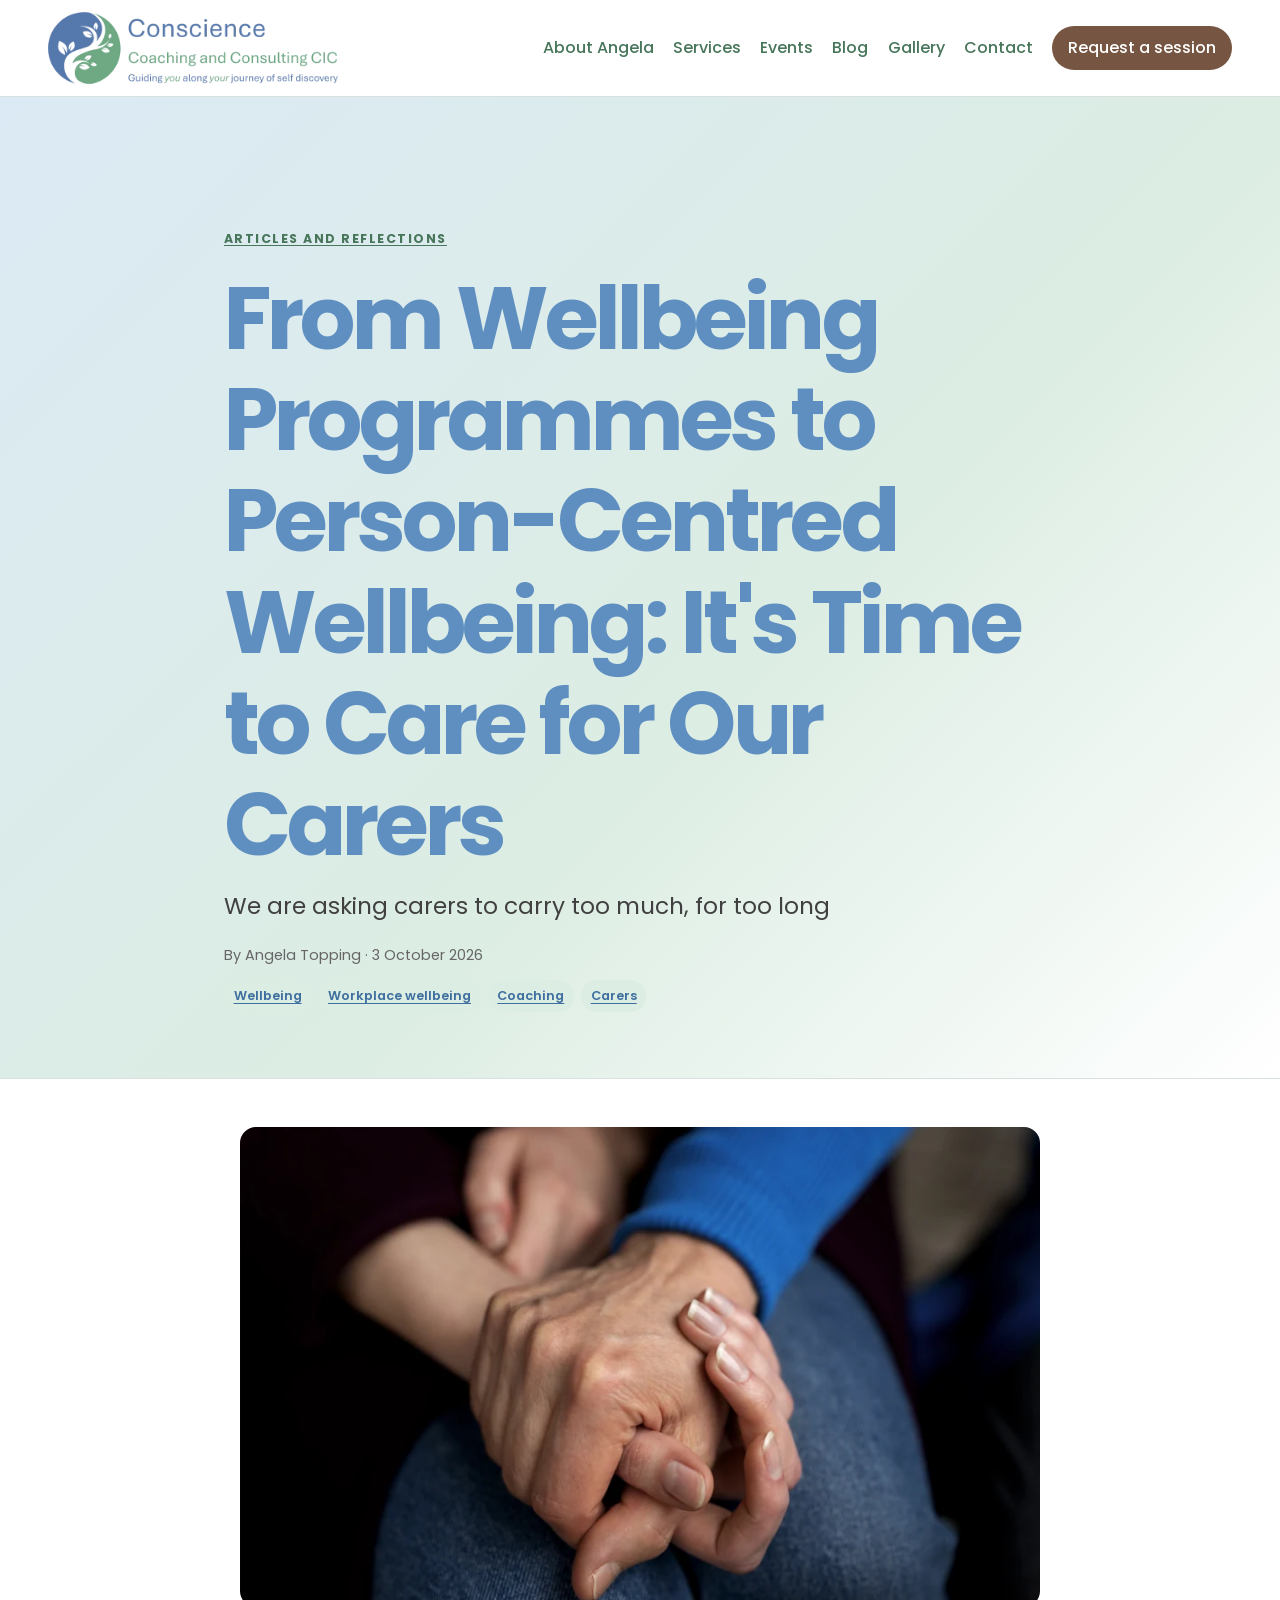
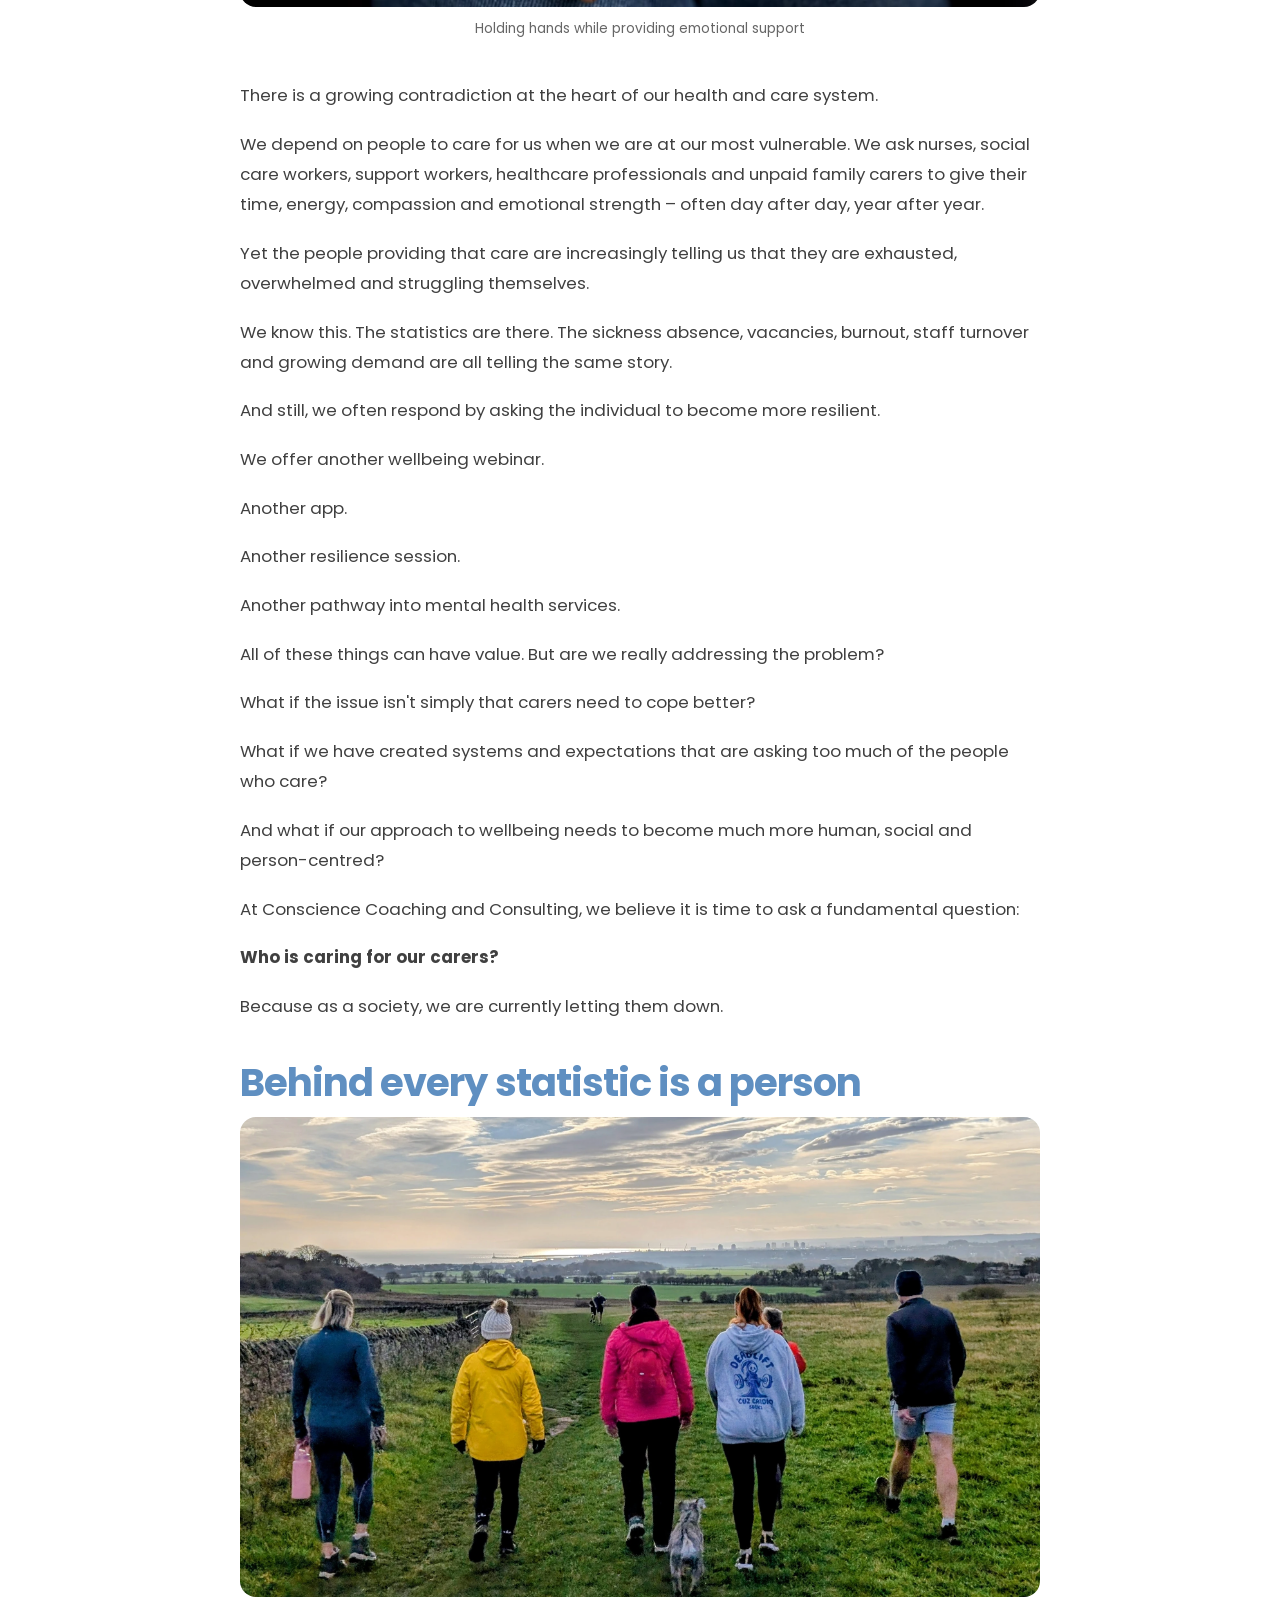
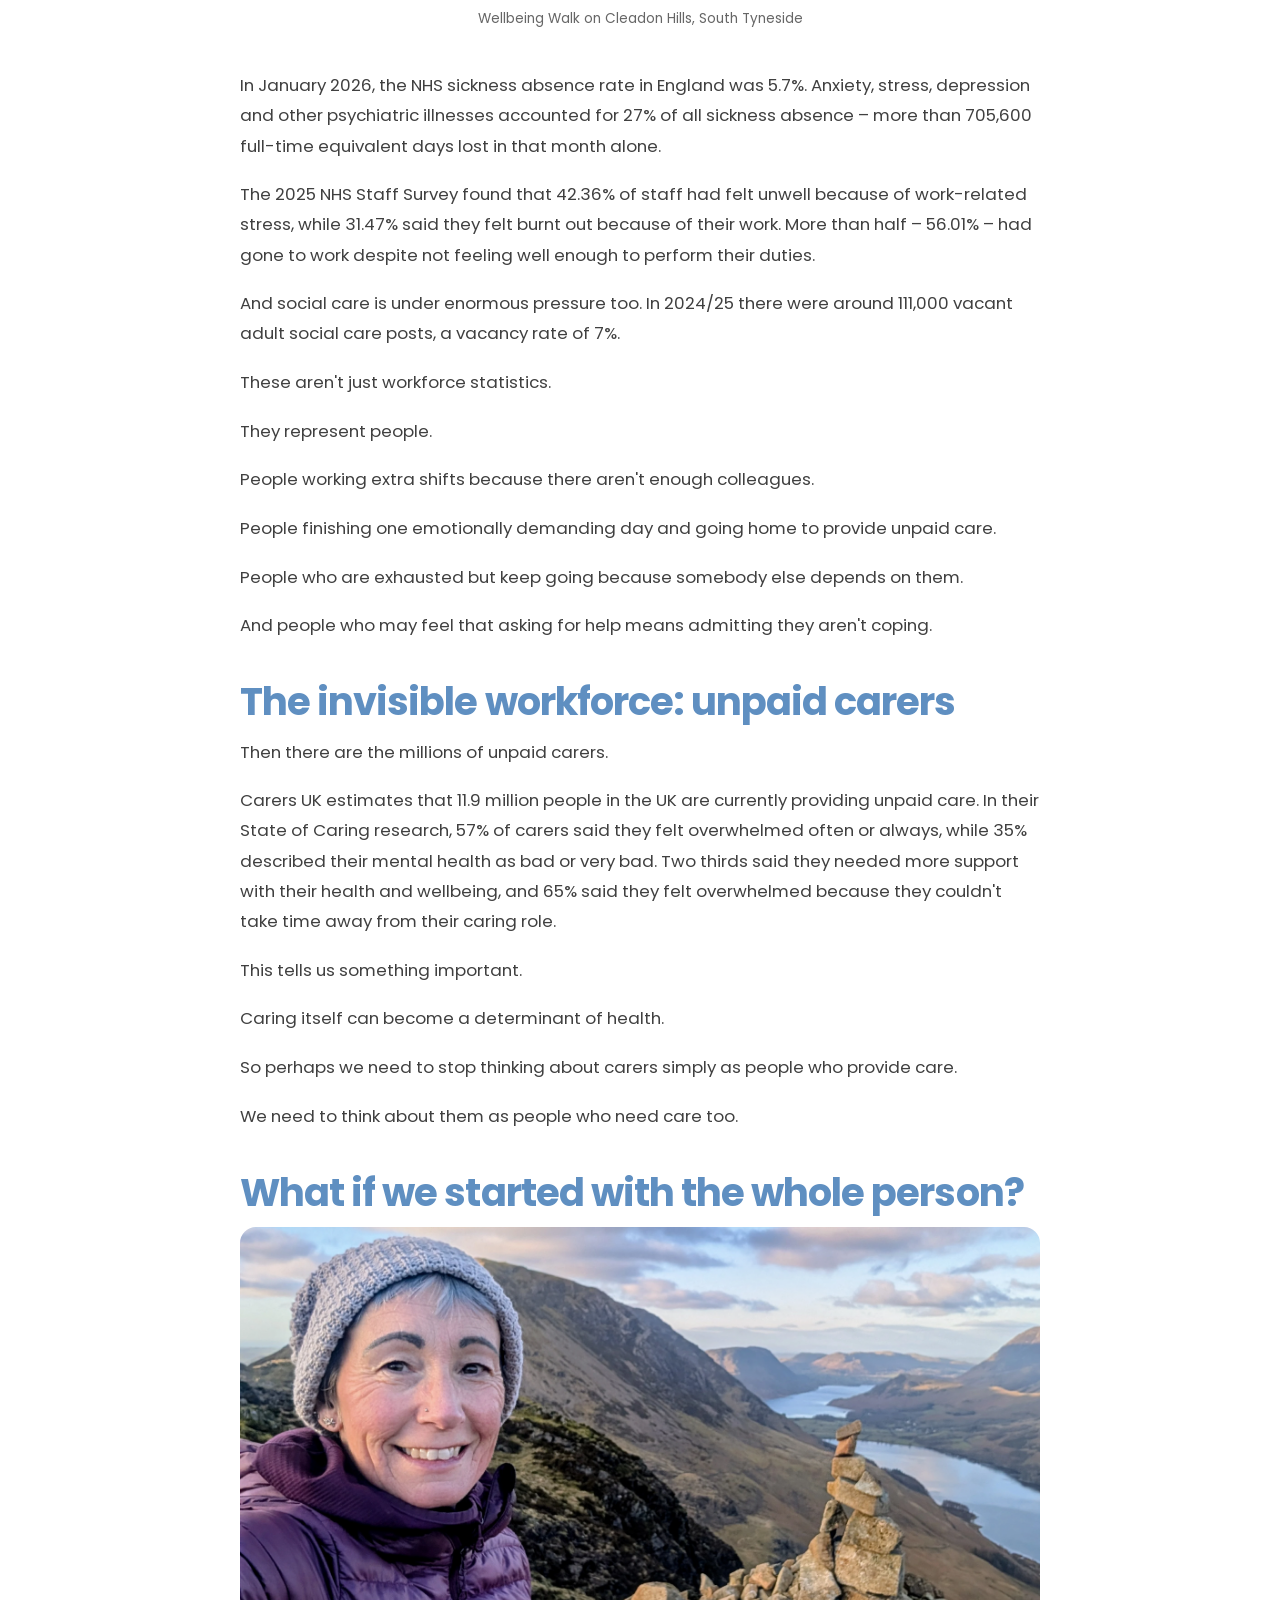
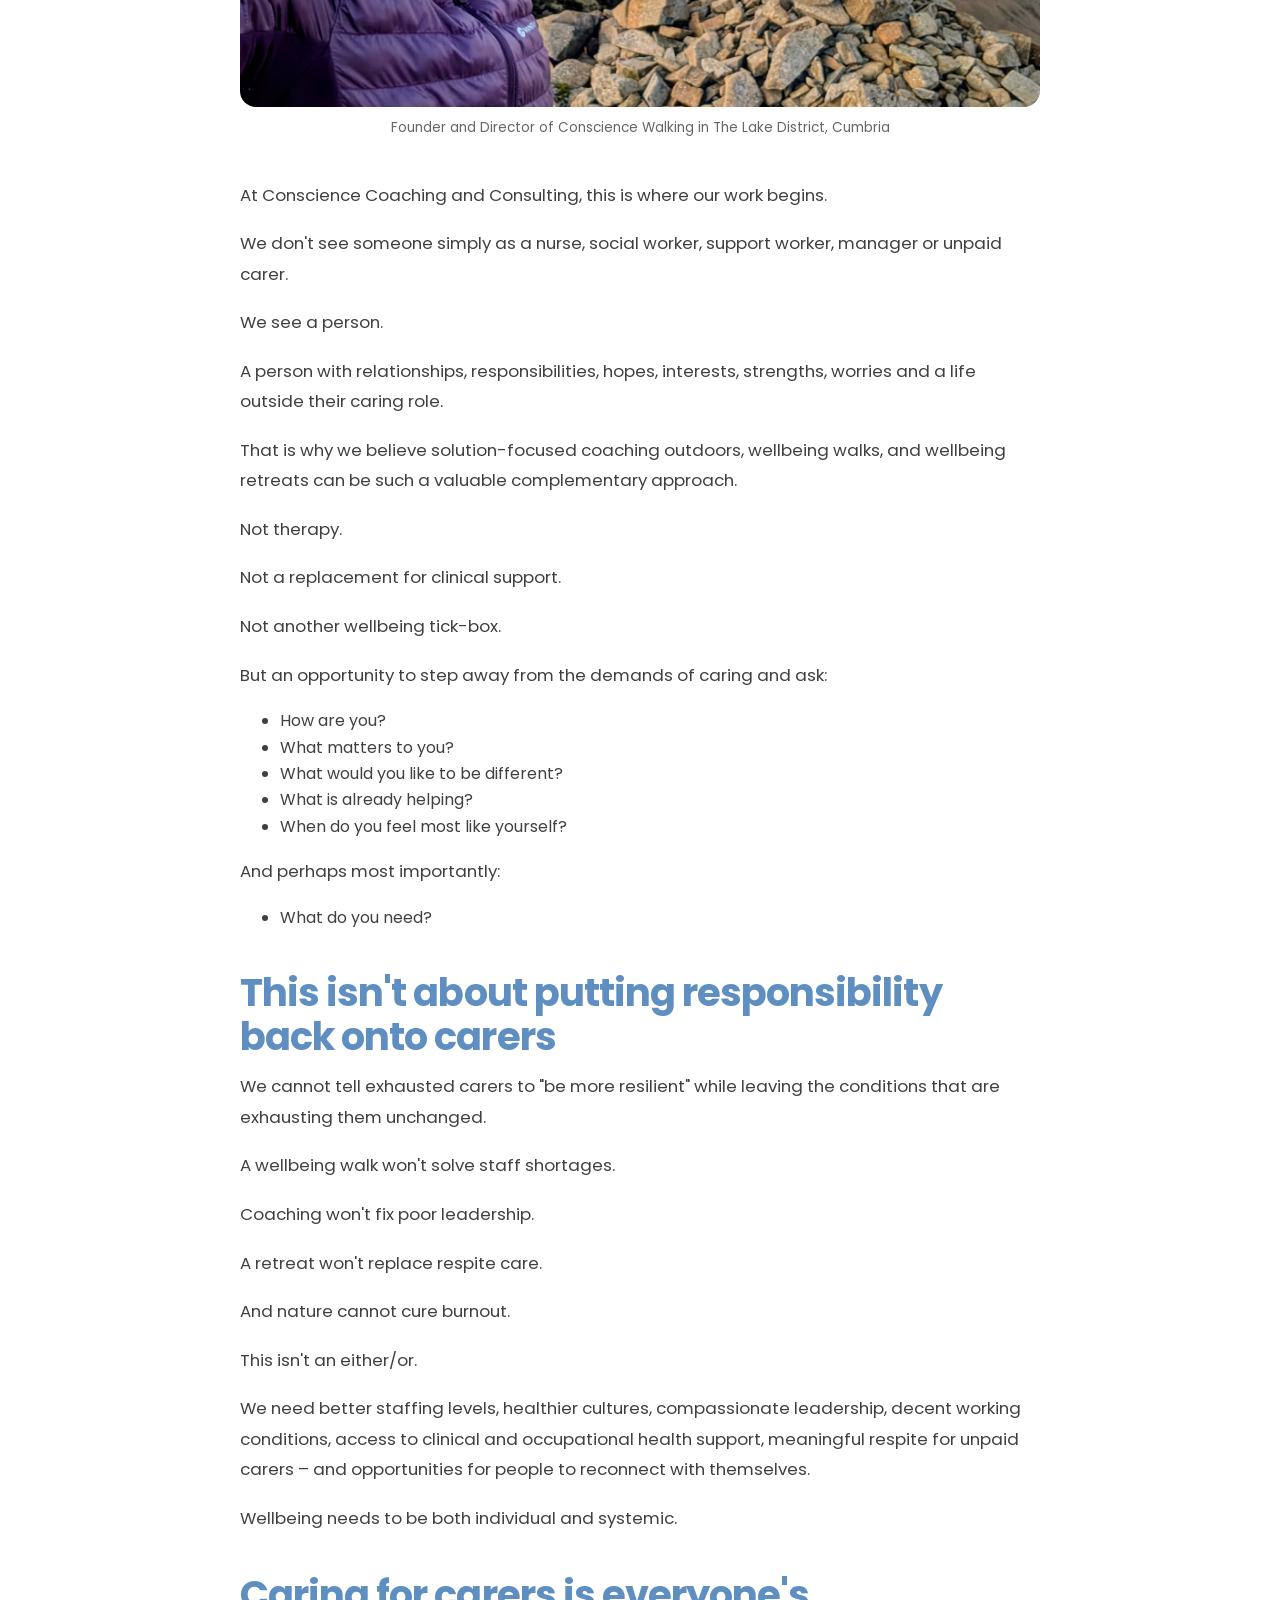
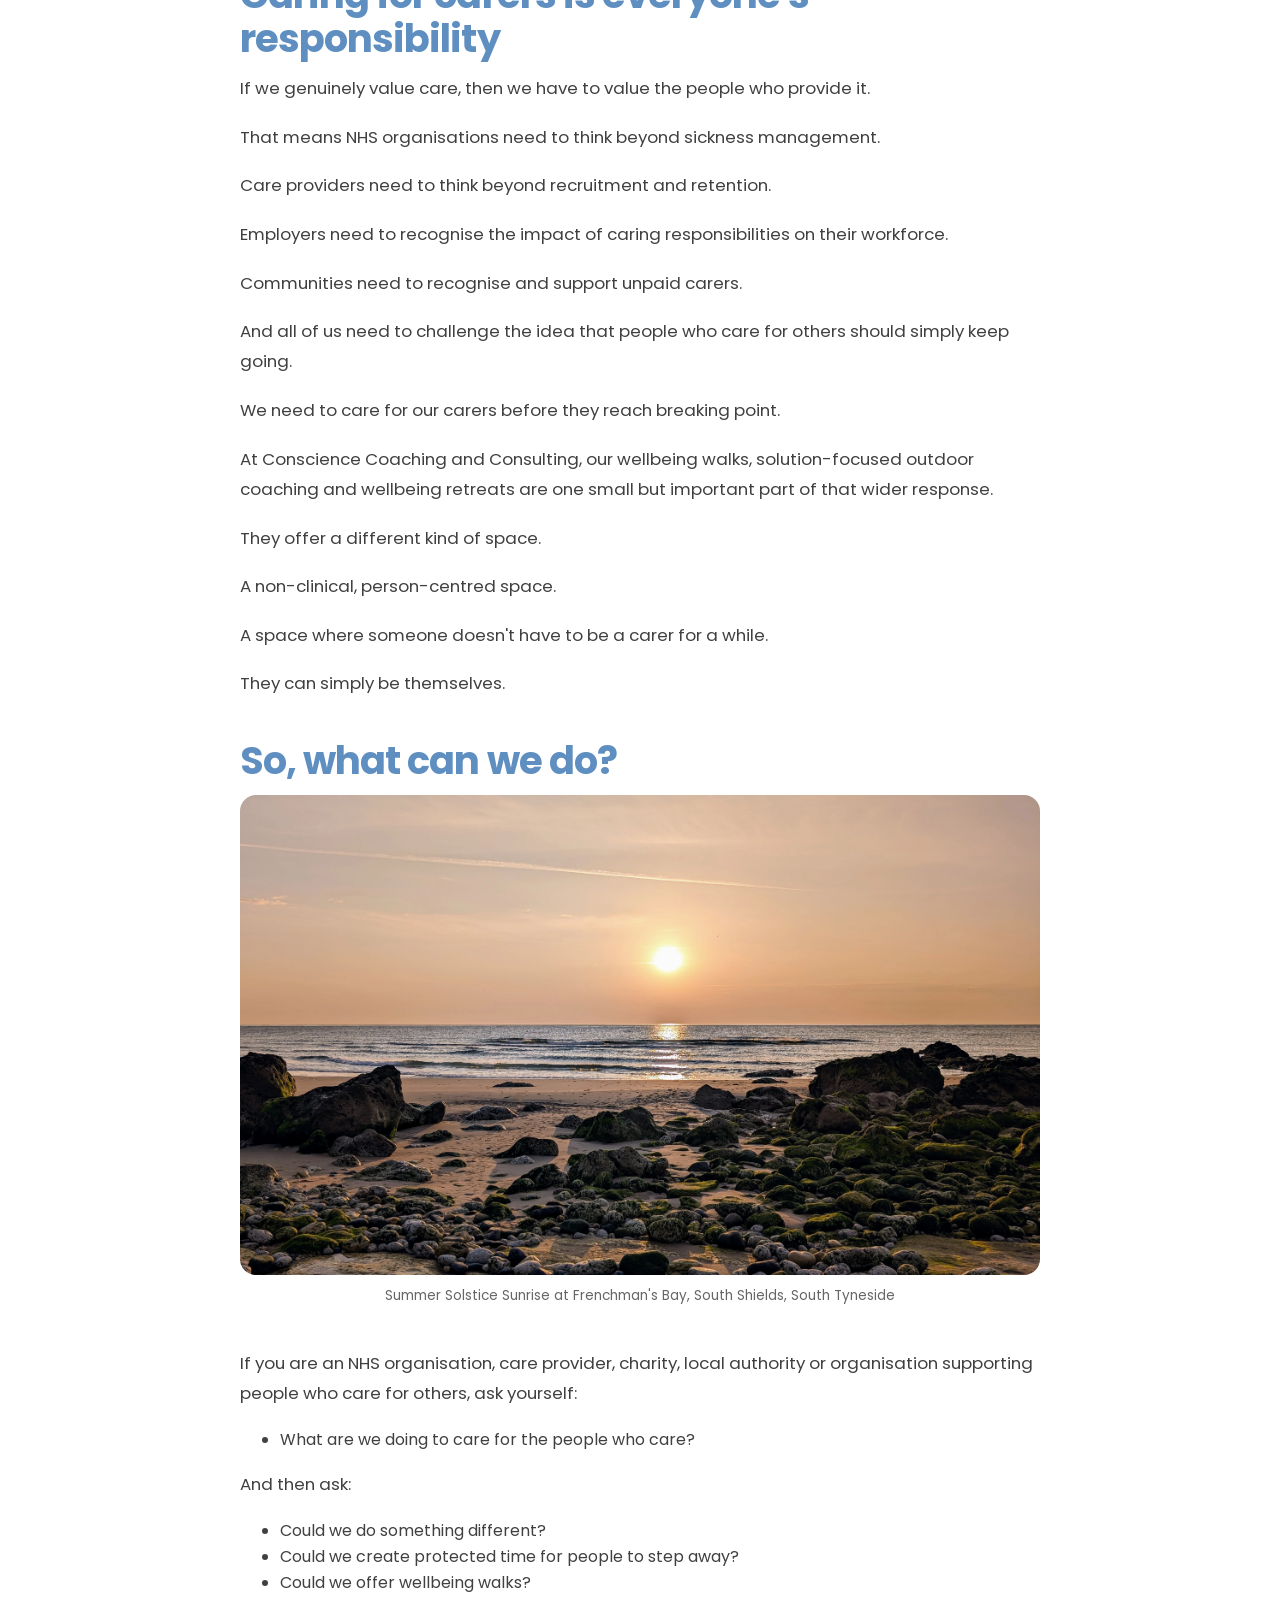
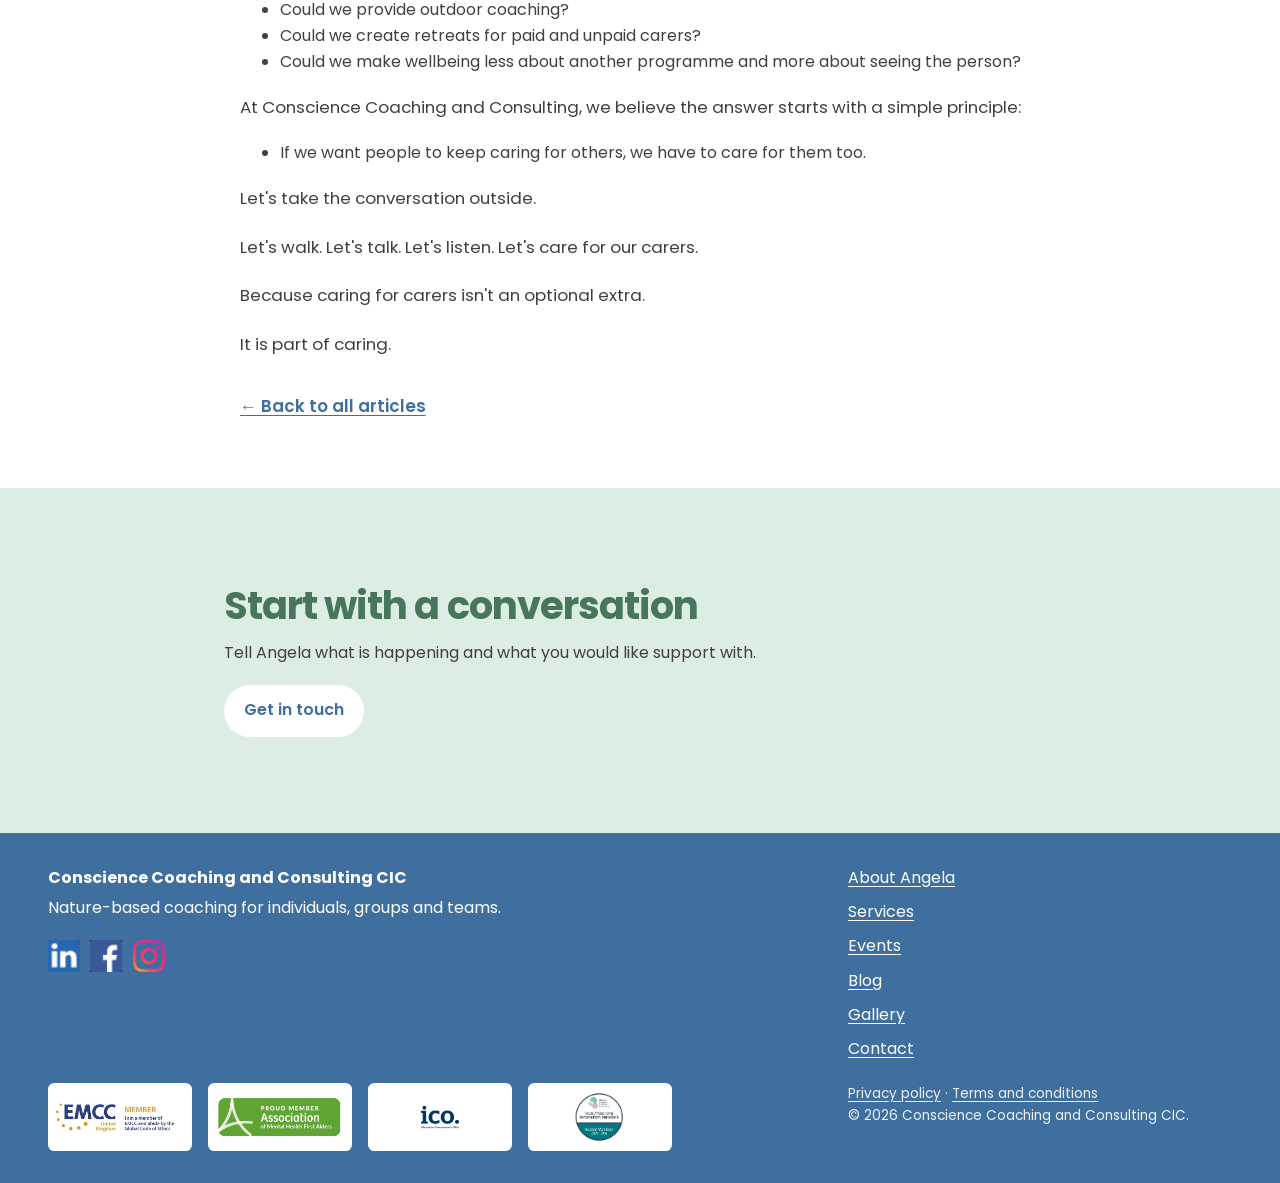
<file: blog/from-wellbeing-programmes-to-person-centred-wellbeing-its-time-to-care-for-our-carers/index.html>
<!doctype html>
<html lang="en-GB">
<head>
  <meta charset="utf-8">
  <meta name="viewport" content="width=device-width, initial-scale=1">  <meta name="description" content="Angela Topping reflects on the pressures facing paid and unpaid carers, and why wellbeing support needs to become more person-centred.">
  <title>From Wellbeing Programmes to Person-Centred Wellbeing: It's Time to Care for Our Carers | Conscience Coaching</title>
  <link rel="preconnect" href="https://fonts.googleapis.com">
  <link rel="preconnect" href="https://fonts.gstatic.com" crossorigin>
  <link href="https://fonts.googleapis.com/css2?family=Poppins:wght@400;500;600;700&display=swap" rel="stylesheet">
  <link rel="stylesheet" href="/assets/css/styles.css">
  <link rel="icon" type="image/png" href="/assets/images/conscience-favicon.png">
  <link rel="canonical" href="https://consciencecoaching.co.uk/blog/from-wellbeing-programmes-to-person-centred-wellbeing-its-time-to-care-for-our-carers/">
</head>
<body data-page="blog">
<a class="skip-link" href="#main-content">Skip to content</a>
<header class="site-header"><div class="shell header-inner"><a class="site-logo" href="/" aria-label="Conscience Coaching and Consulting CIC home"><img src="/assets/images/conscience-logo.webp" alt="Conscience Coaching and Consulting CIC"></a>
<button class="menu-toggle" type="button" aria-expanded="false" aria-controls="site-nav"><span class="sr-only">Open menu</span><span aria-hidden="true">Menu</span></button>
<nav id="site-nav" class="site-nav" aria-label="Main navigation">
  <a href="/about/">About Angela</a><a href="/services/">Services</a><a href="/events/">Events</a><a href="/blog/">Blog</a><a href="/gallery/">Gallery</a><a href="/contact/">Contact</a><a class="button button-small" href="/contact/">Request a session</a>
</nav></div></header>
<main id="main-content">
<article class="blog-article">
<header class="page-hero"><div class="shell narrow"><p class="eyebrow"><a href="/blog/">Articles and reflections</a></p><h1>From Wellbeing Programmes to Person-Centred Wellbeing: It's Time to Care for Our Carers</h1><p class="lead">We are asking carers to carry too much, for too long</p><p class="article-meta">By Angela Topping · <time datetime="2026-10-03">3 October 2026</time></p><ul class="post-tags" aria-label="Article topics"><li><a href="/blog/?topic=Wellbeing">Wellbeing</a></li><li><a href="/blog/?topic=Workplace%20wellbeing">Workplace wellbeing</a></li><li><a href="/blog/?topic=Coaching">Coaching</a></li><li><a href="/blog/?topic=Carers">Carers</a></li></ul></div></header>

<div class="shell article-shell">
<figure class="article-hero-image"><img src="/assets/images/holding-hands-emotional-support.webp" alt="Two people holding hands while providing emotional support"><figcaption>Holding hands while providing emotional support</figcaption></figure>

<p>There is a growing contradiction at the heart of our health and care system.</p>
<p>We depend on people to care for us when we are at our most vulnerable. We ask nurses, social care workers, support workers, healthcare professionals and unpaid family carers to give their time, energy, compassion and emotional strength – often day after day, year after year.</p>
<p>Yet the people providing that care are increasingly telling us that they are exhausted, overwhelmed and struggling themselves.</p>
<p>We know this. The statistics are there. The sickness absence, vacancies, burnout, staff turnover and growing demand are all telling the same story.</p>
<p>And still, we often respond by asking the individual to become more resilient.</p>
<p>We offer another wellbeing webinar.</p>
<p>Another app.</p>
<p>Another resilience session.</p>
<p>Another pathway into mental health services.</p>
<p>All of these things can have value. But are we really addressing the problem?</p>
<p>What if the issue isn't simply that carers need to cope better?</p>
<p>What if we have created systems and expectations that are asking too much of the people who care?</p>
<p>And what if our approach to wellbeing needs to become much more human, social and person-centred?</p>
<p>At Conscience Coaching and Consulting, we believe it is time to ask a fundamental question:</p>
<p><strong>Who is caring for our carers?</strong></p>
<p>Because as a society, we are currently letting them down.</p>

<h2>Behind every statistic is a person</h2>
<figure class="article-hero-image"><img src="/assets/images/wellbeing-walk-cleadon-hills.webp" alt="Wellbeing walk on Cleadon Hills, South Tyneside" loading="lazy"><figcaption>Wellbeing Walk on Cleadon Hills, South Tyneside</figcaption></figure>

<p>In January 2026, the NHS sickness absence rate in England was 5.7%. Anxiety, stress, depression and other psychiatric illnesses accounted for 27% of all sickness absence – more than 705,600 full-time equivalent days lost in that month alone.</p>
<p>The 2025 NHS Staff Survey found that 42.36% of staff had felt unwell because of work-related stress, while 31.47% said they felt burnt out because of their work. More than half – 56.01% – had gone to work despite not feeling well enough to perform their duties.</p>
<p>And social care is under enormous pressure too. In 2024/25 there were around 111,000 vacant adult social care posts, a vacancy rate of 7%.</p>
<p>These aren't just workforce statistics.</p>
<p>They represent people.</p>
<p>People working extra shifts because there aren't enough colleagues.</p>
<p>People finishing one emotionally demanding day and going home to provide unpaid care.</p>
<p>People who are exhausted but keep going because somebody else depends on them.</p>
<p>And people who may feel that asking for help means admitting they aren't coping.</p>

<h2>The invisible workforce: unpaid carers</h2>
<p>Then there are the millions of unpaid carers.</p>
<p>Carers UK estimates that 11.9 million people in the UK are currently providing unpaid care. In their State of Caring research, 57% of carers said they felt overwhelmed often or always, while 35% described their mental health as bad or very bad. Two thirds said they needed more support with their health and wellbeing, and 65% said they felt overwhelmed because they couldn't take time away from their caring role.</p>
<p>This tells us something important.</p>
<p>Caring itself can become a determinant of health.</p>
<p>So perhaps we need to stop thinking about carers simply as people who provide care.</p>
<p>We need to think about them as people who need care too.</p>

<h2>What if we started with the whole person?</h2>
<figure class="article-hero-image"><img src="/assets/images/angela-lake-district.webp" alt="Angela Topping walking in the Lake District, Cumbria" loading="lazy"><figcaption>Founder and Director of Conscience Walking in The Lake District, Cumbria</figcaption></figure>

<p>At Conscience Coaching and Consulting, this is where our work begins.</p>
<p>We don't see someone simply as a nurse, social worker, support worker, manager or unpaid carer.</p>
<p>We see a person.</p>
<p>A person with relationships, responsibilities, hopes, interests, strengths, worries and a life outside their caring role.</p>
<p>That is why we believe solution-focused coaching outdoors, wellbeing walks, and wellbeing retreats can be such a valuable complementary approach.</p>
<p>Not therapy.</p>
<p>Not a replacement for clinical support.</p>
<p>Not another wellbeing tick-box.</p>
<p>But an opportunity to step away from the demands of caring and ask:</p>
<ul>
  <li>How are you?</li>
  <li>What matters to you?</li>
  <li>What would you like to be different?</li>
  <li>What is already helping?</li>
  <li>When do you feel most like yourself?</li>
</ul>
<p>And perhaps most importantly:</p>
<ul>
  <li>What do you need?</li>
</ul>

<h2>This isn't about putting responsibility back onto carers</h2>
<p>We cannot tell exhausted carers to "be more resilient" while leaving the conditions that are exhausting them unchanged.</p>
<p>A wellbeing walk won't solve staff shortages.</p>
<p>Coaching won't fix poor leadership.</p>
<p>A retreat won't replace respite care.</p>
<p>And nature cannot cure burnout.</p>
<p>This isn't an either/or.</p>
<p>We need better staffing levels, healthier cultures, compassionate leadership, decent working conditions, access to clinical and occupational health support, meaningful respite for unpaid carers – and opportunities for people to reconnect with themselves.</p>
<p>Wellbeing needs to be both individual and systemic.</p>

<h2>Caring for carers is everyone's responsibility</h2>
<p>If we genuinely value care, then we have to value the people who provide it.</p>
<p>That means NHS organisations need to think beyond sickness management.</p>
<p>Care providers need to think beyond recruitment and retention.</p>
<p>Employers need to recognise the impact of caring responsibilities on their workforce.</p>
<p>Communities need to recognise and support unpaid carers.</p>
<p>And all of us need to challenge the idea that people who care for others should simply keep going.</p>
<p>We need to care for our carers before they reach breaking point.</p>
<p>At Conscience Coaching and Consulting, our wellbeing walks, solution-focused outdoor coaching and wellbeing retreats are one small but important part of that wider response.</p>
<p>They offer a different kind of space.</p>
<p>A non-clinical, person-centred space.</p>
<p>A space where someone doesn't have to be a carer for a while.</p>
<p>They can simply be themselves.</p>

<h2>So, what can we do?</h2>
<figure class="article-hero-image"><img src="/assets/images/summer-solstice-frenchmans-bay.webp" alt="Summer solstice sunrise at Frenchman's Bay, South Shields, South Tyneside" loading="lazy"><figcaption>Summer Solstice Sunrise at Frenchman's Bay, South Shields, South Tyneside</figcaption></figure>

<p>If you are an NHS organisation, care provider, charity, local authority or organisation supporting people who care for others, ask yourself:</p>
<ul>
  <li>What are we doing to care for the people who care?</li>
</ul>
<p>And then ask:</p>
<ul>
  <li>Could we do something different?</li>
  <li>Could we create protected time for people to step away?</li>
  <li>Could we offer wellbeing walks?</li>
  <li>Could we provide outdoor coaching?</li>
  <li>Could we create retreats for paid and unpaid carers?</li>
  <li>Could we make wellbeing less about another programme and more about seeing the person?</li>
</ul>
<p>At Conscience Coaching and Consulting, we believe the answer starts with a simple principle:</p>
<ul>
  <li>If we want people to keep caring for others, we have to care for them too.</li>
</ul>
<p>Let's take the conversation outside.</p>
<p>Let's walk. Let's talk. Let's listen. Let's care for our carers.</p>
<p>Because caring for carers isn't an optional extra.</p>
<p>It is part of caring.</p>

<p class="back-to-blog"><a href="/blog/">← Back to all articles</a></p>
</div></article>
<section class="cta"><div class="shell narrow"><h2>Start with a conversation</h2><p>Tell Angela what is happening and what you would like support with.</p><a class="button button-light" href="/contact/">Get in touch</a></div></section>
</main>
<footer class="site-footer"><div class="shell footer-grid"><div><strong>Conscience Coaching and Consulting CIC</strong><p>Nature-based coaching for individuals, groups and teams.</p><div class="social-links"><a class="social-link social-linkedin" href="https://uk.linkedin.com/company/conscience-coaching-and-consulting" target="_blank" rel="noopener noreferrer" aria-label="Conscience Coaching and Consulting CIC on LinkedIn"><img src="/assets/images/linkedin.png" alt=""></a><a class="social-link social-facebook" href="https://www.facebook.com/profile.php?id=61566208343442" target="_blank" rel="noopener noreferrer" aria-label="Conscience Coaching and Consulting CIC on Facebook"><img src="/assets/images/facebook.png" alt=""></a><a class="social-link social-instagram" href="https://www.instagram.com/conscience_coaching_consulting/" target="_blank" rel="noopener noreferrer" aria-label="Conscience Coaching and Consulting CIC on Instagram"><img src="/assets/images/instagram.webp" alt=""></a></div></div>
<nav aria-label="Footer navigation"><a href="/about/">About Angela</a><a href="/services/">Services</a><a href="/events/">Events</a><a href="/blog/">Blog</a><a href="/gallery/">Gallery</a><a href="/contact/">Contact</a></nav>
<div class="footer-memberships" aria-label="Professional memberships"><img src="/assets/images/emcc-uk-member.webp" alt="EMCC UK member"><img src="/assets/images/association-membership-badge-green.webp" alt="Association of Mental Health First Aiders member"><img src="/assets/images/ICO_Logo_Blue.webp" alt="Institute of Coaching"><img src="/assets/images/spin-logo.webp" alt="Social Prescribing Innovation Network"></div>
<p class="footer-note"><a href="/privacy-policy/">Privacy policy</a> · <a href="/terms-and-conditions/">Terms and conditions</a><br>© <span data-year></span> Conscience Coaching and Consulting CIC.</p></div></footer>
<script src="/assets/js/main.js" defer></script>
</body>
</html>
</file>
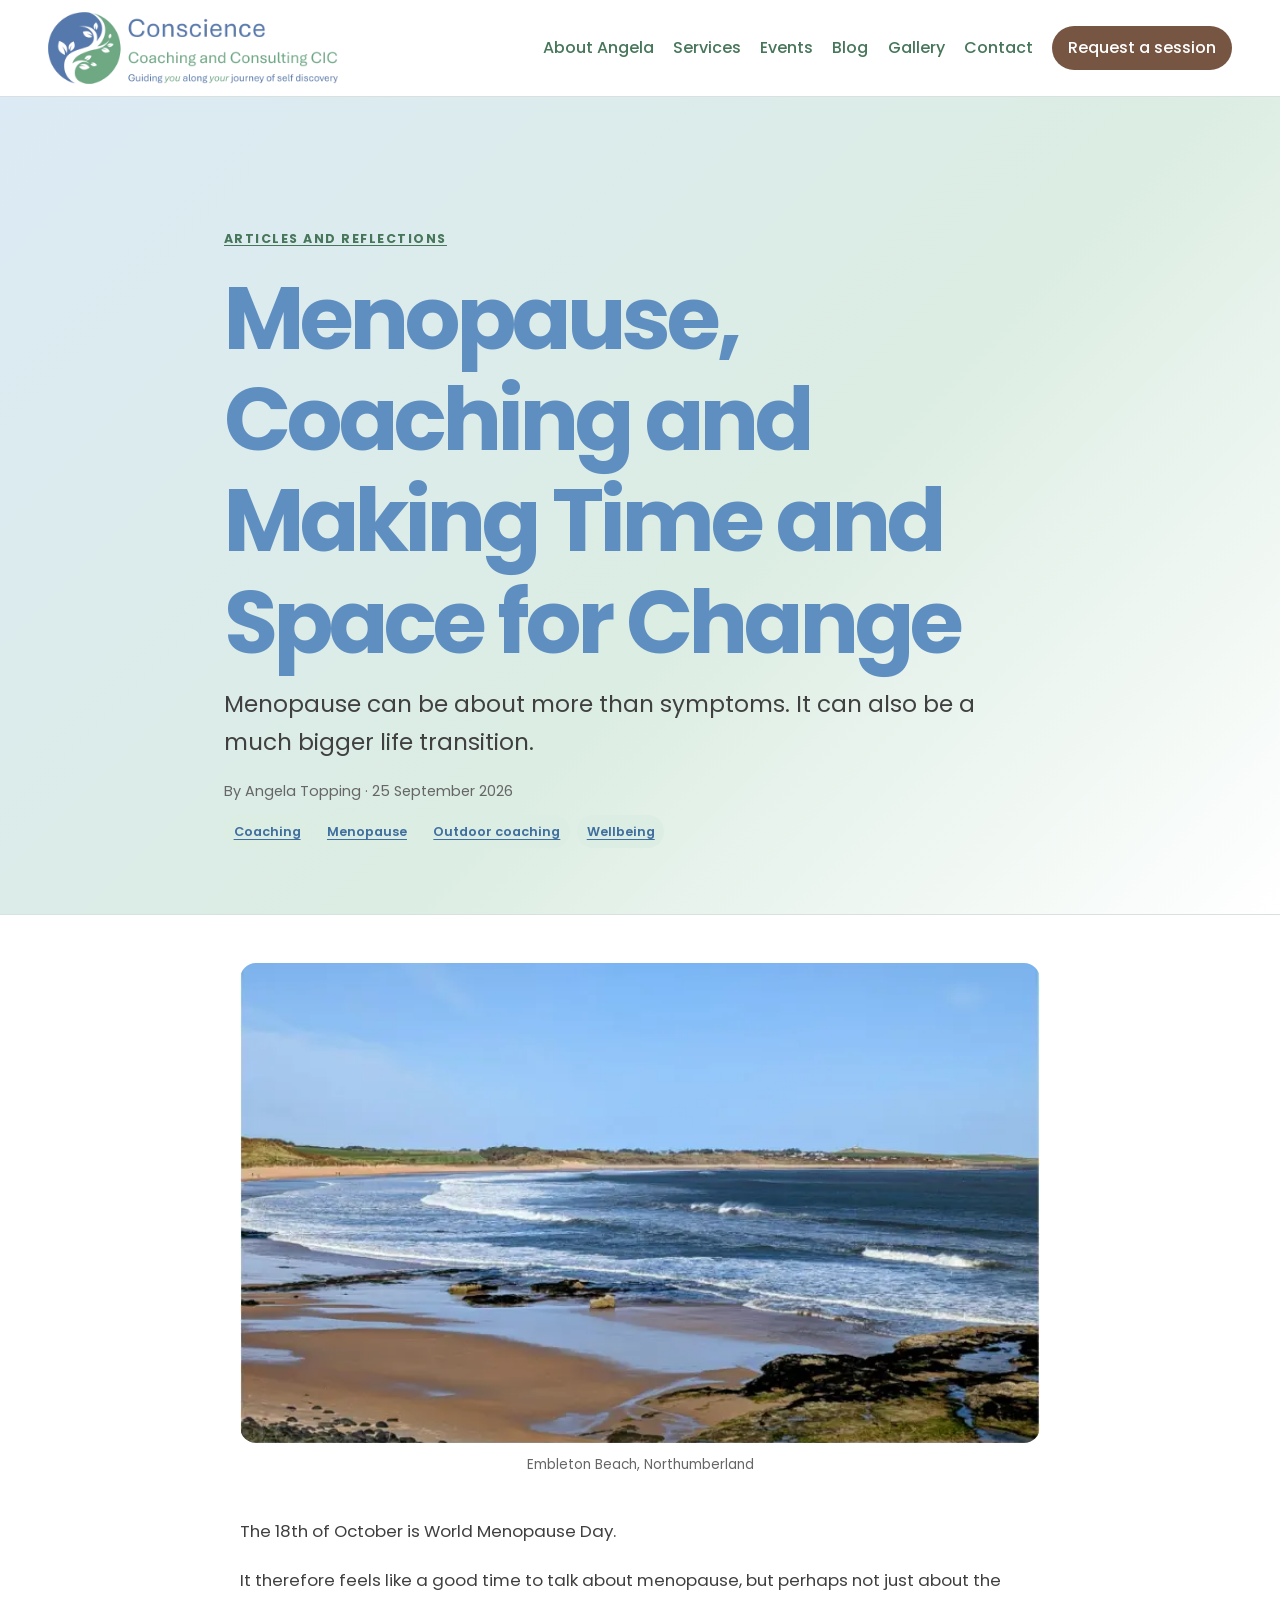
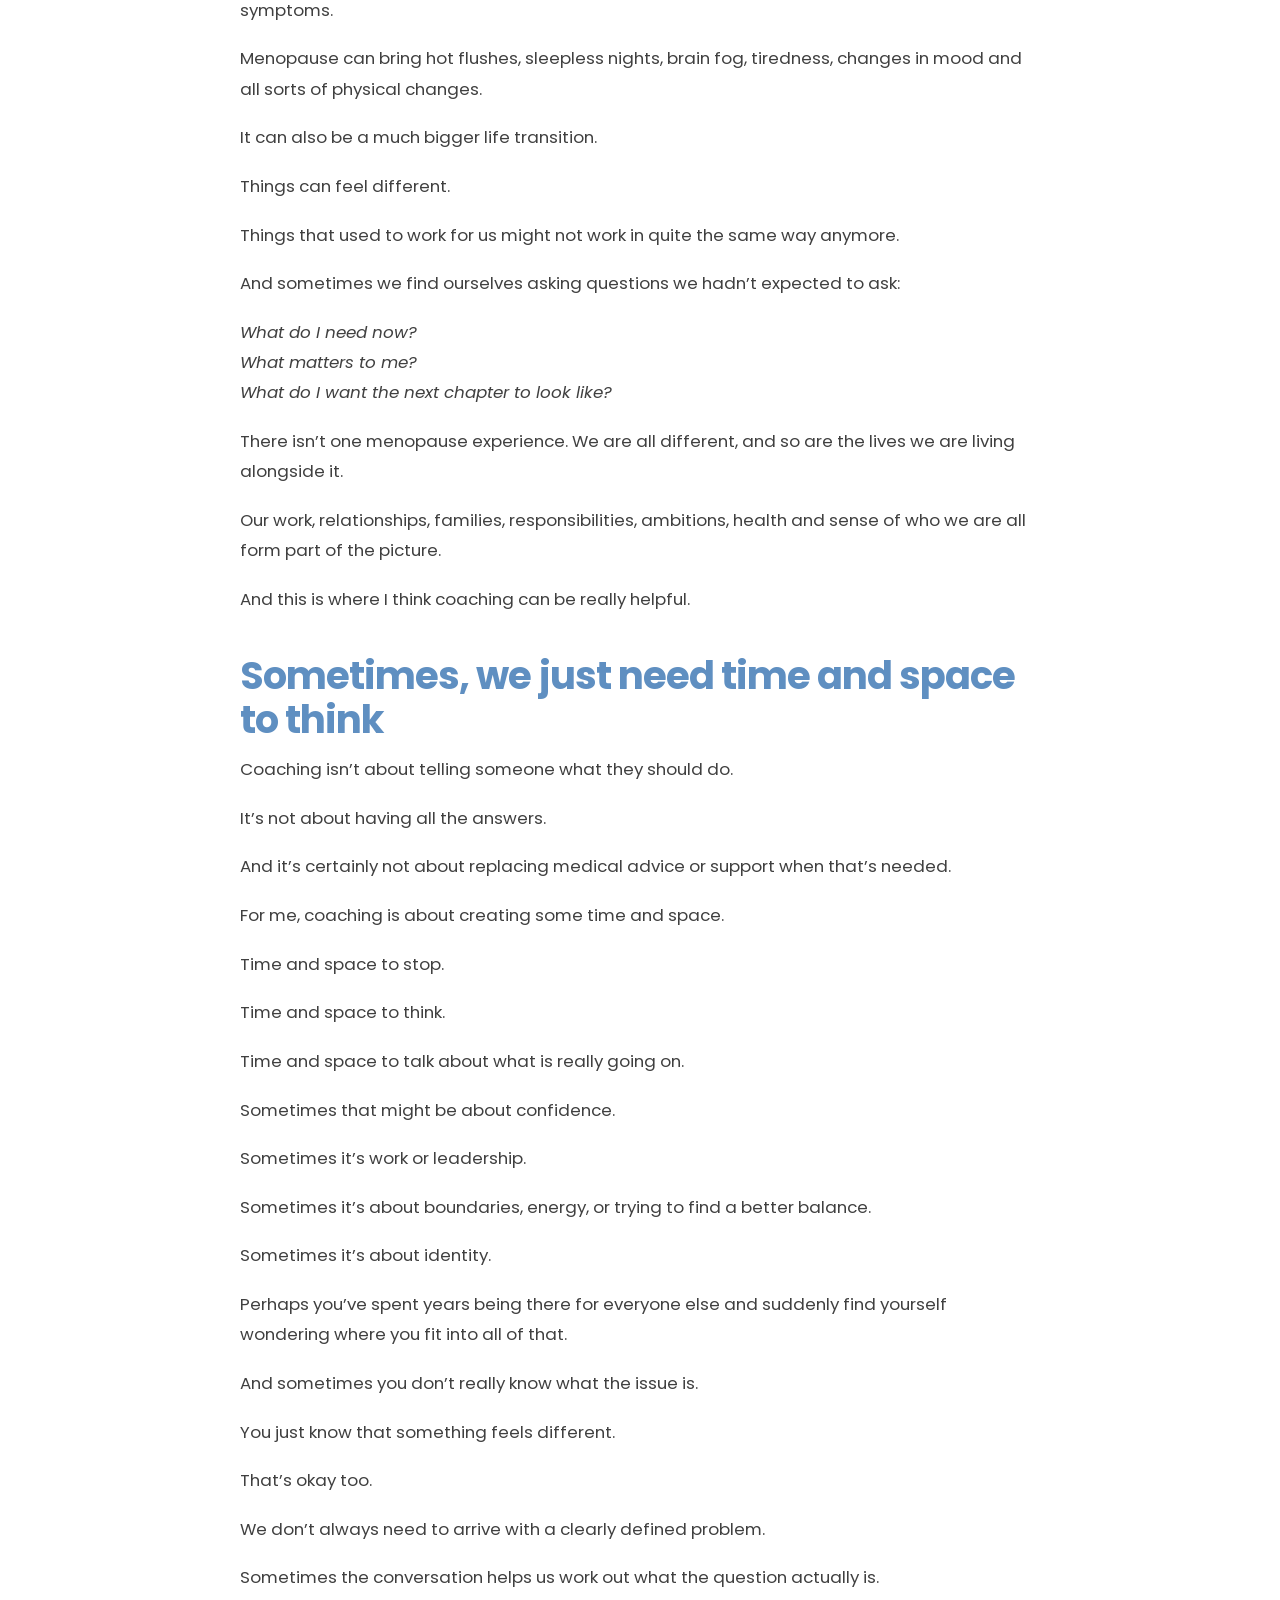
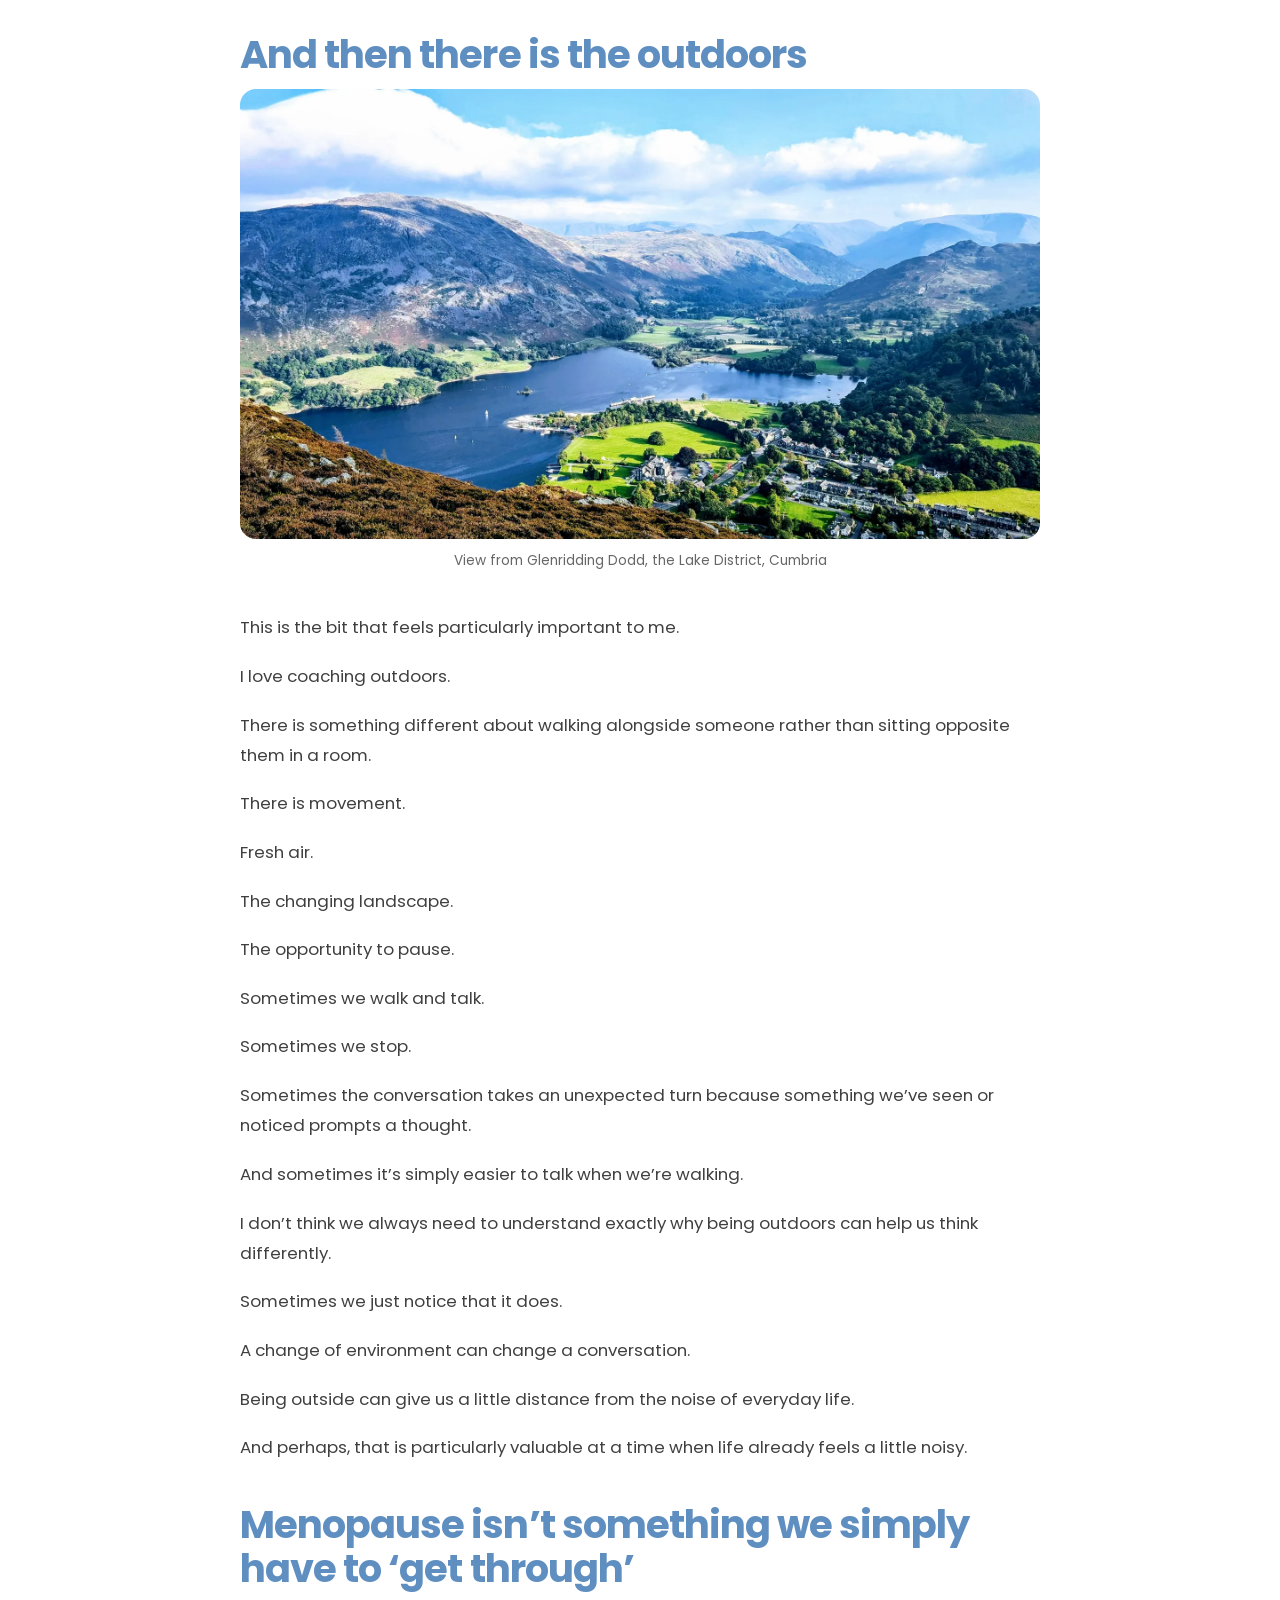
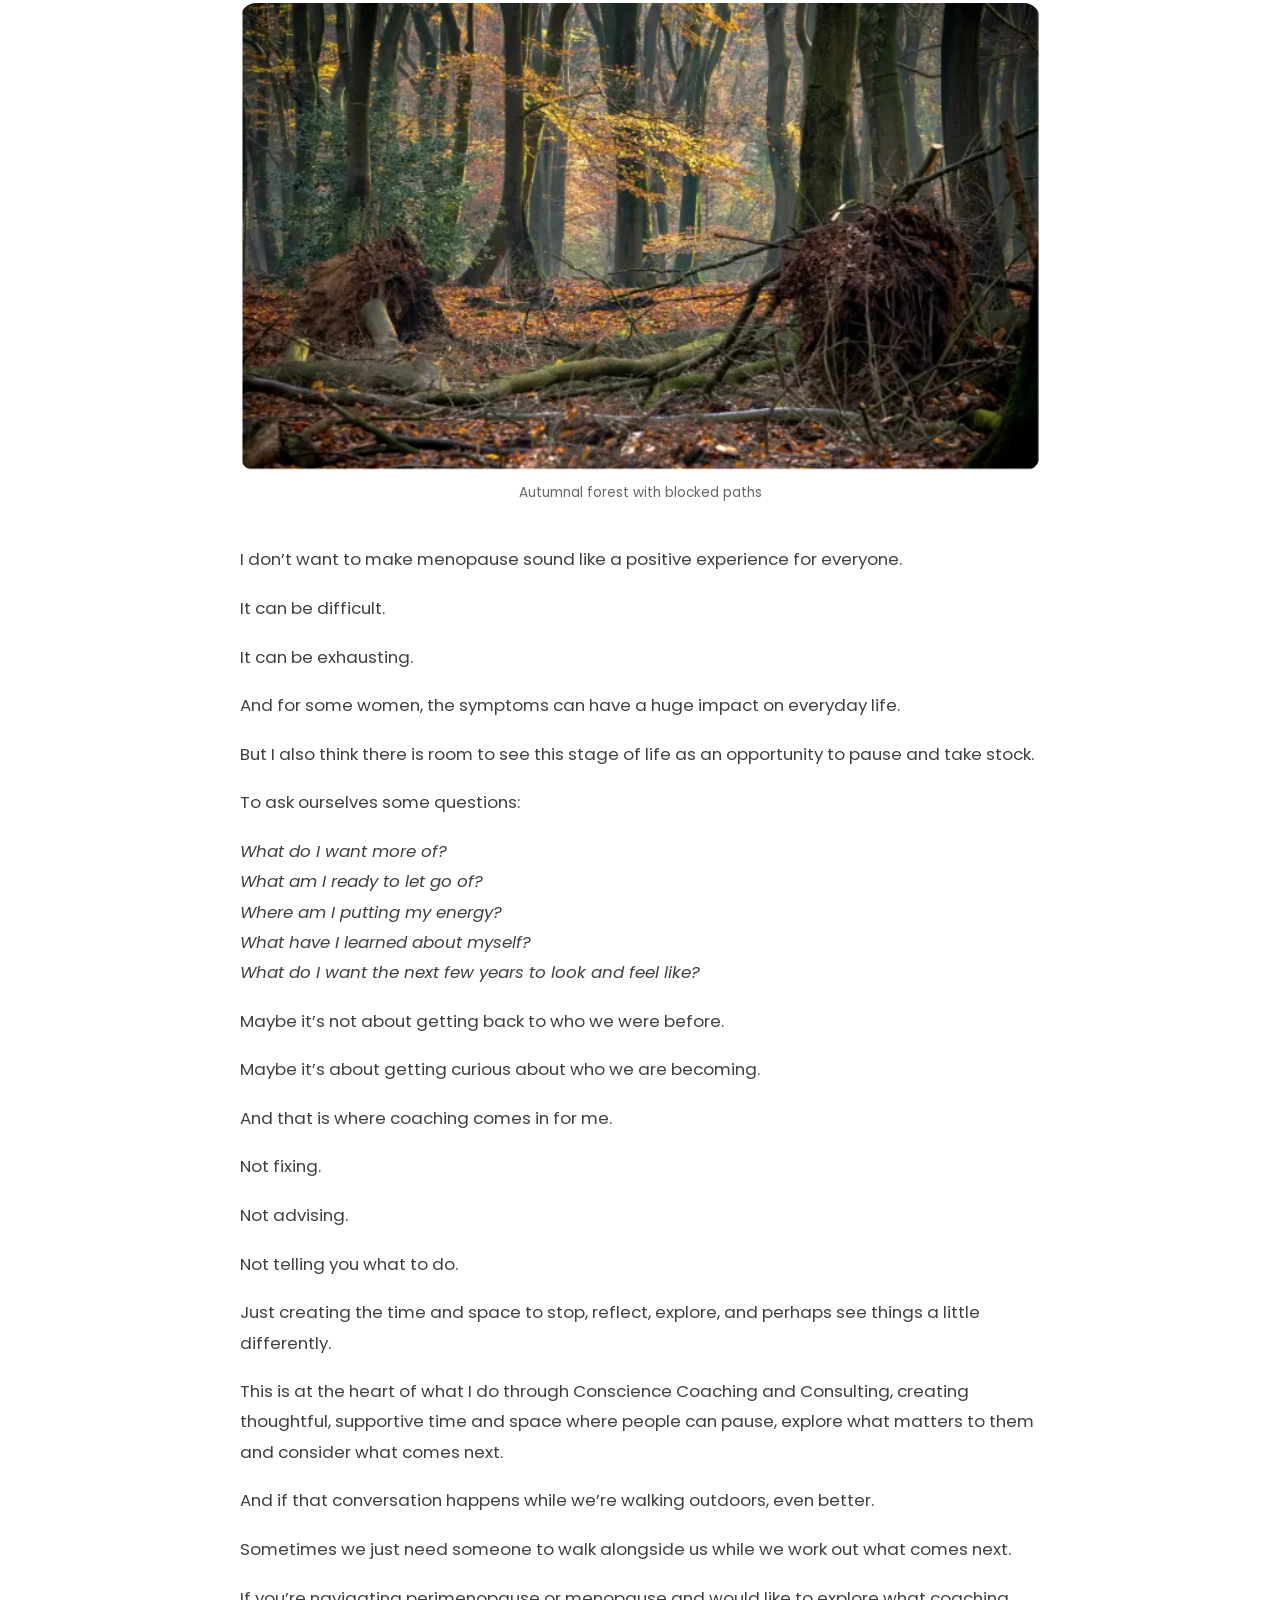
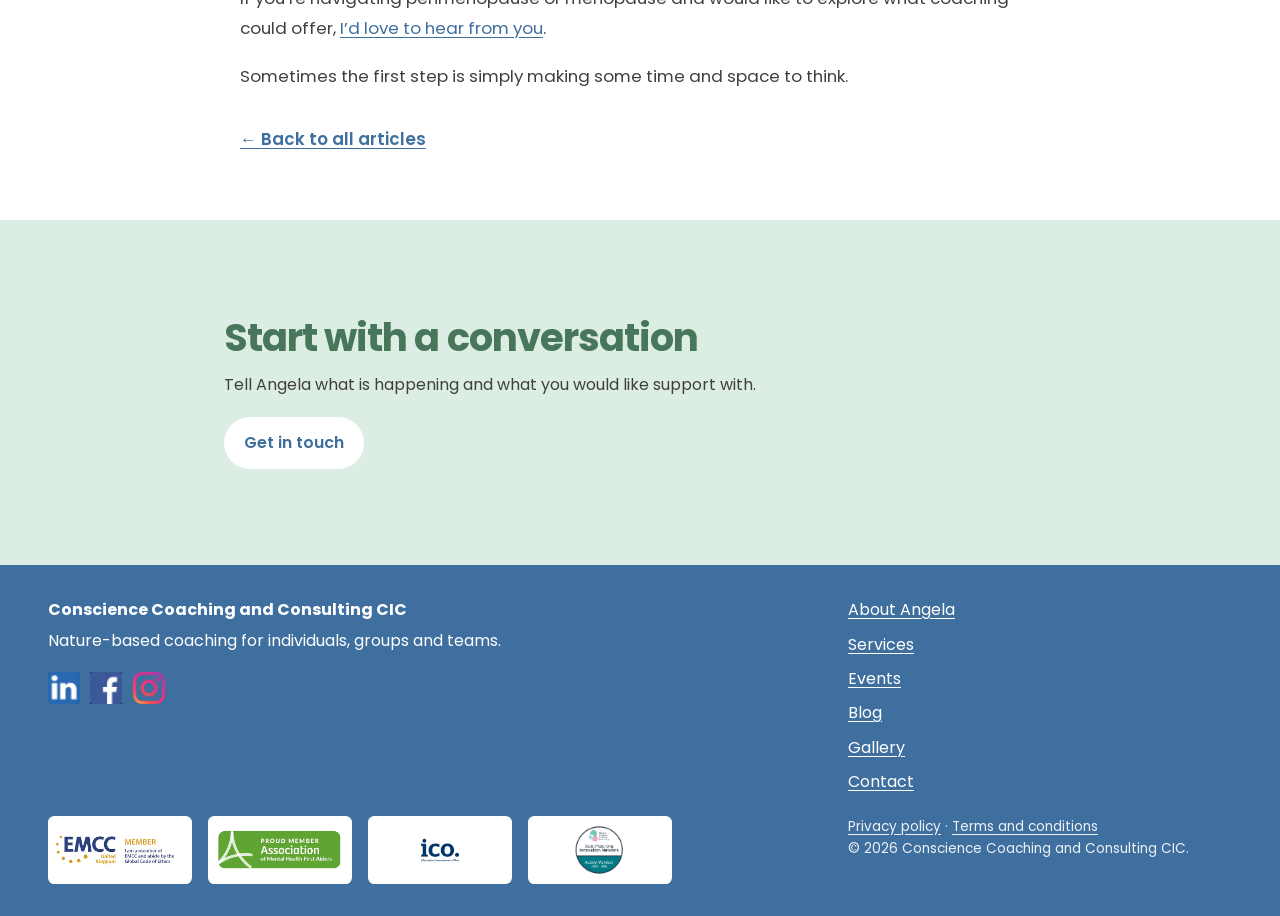
<file: blog/menopause-coaching-and-making-time-and-space-for-change/index.html>
<!doctype html>
<html lang="en-GB">
<head>
  <meta charset="utf-8">
  <meta name="viewport" content="width=device-width, initial-scale=1">
  <meta name="robots" content="noindex, nofollow">
  <meta name="description" content="Angela Topping reflects on menopause as a life transition and how coaching, time outdoors and space to think can support meaningful change.">
  <title>Menopause, Coaching and Making Time and Space for Change | Conscience Coaching</title>
  <link rel="preconnect" href="https://fonts.googleapis.com">
  <link rel="preconnect" href="https://fonts.gstatic.com" crossorigin>
  <link href="https://fonts.googleapis.com/css2?family=Poppins:wght@400;500;600;700&display=swap" rel="stylesheet">
  <link rel="stylesheet" href="/assets/css/styles.css">
  <link rel="icon" type="image/png" href="/assets/images/conscience-favicon.png">
</head>
<body data-page="blog">
<a class="skip-link" href="#main-content">Skip to content</a>
<header class="site-header"><div class="shell header-inner"><a class="site-logo" href="/" aria-label="Conscience Coaching and Consulting CIC home"><img src="/assets/images/conscience-logo.webp" alt="Conscience Coaching and Consulting CIC"></a>
<button class="menu-toggle" type="button" aria-expanded="false" aria-controls="site-nav"><span class="sr-only">Open menu</span><span aria-hidden="true">Menu</span></button>
<nav id="site-nav" class="site-nav" aria-label="Main navigation">
  <a href="/about/">About Angela</a><a href="/services/">Services</a><a href="/events/">Events</a><a href="/blog/">Blog</a><a href="/gallery/">Gallery</a><a href="/contact/">Contact</a><a class="button button-small" href="/contact/">Request a session</a>
</nav></div></header>
<main id="main-content">
<article class="blog-article">
<header class="page-hero"><div class="shell narrow"><p class="eyebrow"><a href="/blog/">Articles and reflections</a></p><h1>Menopause, Coaching and Making Time and Space for Change</h1><p class="lead">Menopause can be about more than symptoms. It can also be a much bigger life transition.</p><p class="article-meta">By Angela Topping · <time datetime="2026-09-25">25 September 2026</time></p><ul class="post-tags" aria-label="Article topics"><li><a href="/blog/?topic=Coaching">Coaching</a></li><li><a href="/blog/?topic=Menopause">Menopause</a></li><li><a href="/blog/?topic=Outdoor%20coaching">Outdoor coaching</a></li><li><a href="/blog/?topic=Wellbeing">Wellbeing</a></li></ul></div></header>
<div class="shell article-shell">
<figure class="article-hero-image"><img src="/assets/images/embleton-beach.webp" alt="Waves rolling onto the sandy shore at Embleton Beach"><figcaption>Embleton Beach, Northumberland</figcaption></figure>
<p>The 18th of October is World Menopause Day.</p>
<p>It therefore feels like a good time to talk about menopause, but perhaps not just about the symptoms.</p>
<p>Menopause can bring hot flushes, sleepless nights, brain fog, tiredness, changes in mood and all sorts of physical changes.</p>
<p>It can also be a much bigger life transition.</p>
<p>Things can feel different.</p>
<p>Things that used to work for us might not work in quite the same way anymore.</p>
<p>And sometimes we find ourselves asking questions we hadn’t expected to ask:</p>
<p><em>What do I need now?<br>What matters to me?<br>What do I want the next chapter to look like?</em></p>
<p>There isn’t one menopause experience. We are all different, and so are the lives we are living alongside it.</p>
<p>Our work, relationships, families, responsibilities, ambitions, health and sense of who we are all form part of the picture.</p>
<p>And this is where I think coaching can be really helpful.</p>

<h2>Sometimes, we just need time and space to think</h2>
<p>Coaching isn’t about telling someone what they should do.</p>
<p>It’s not about having all the answers.</p>
<p>And it’s certainly not about replacing medical advice or support when that’s needed.</p>
<p>For me, coaching is about creating some time and space.</p>
<p>Time and space to stop.</p>
<p>Time and space to think.</p>
<p>Time and space to talk about what is really going on.</p>
<p>Sometimes that might be about confidence.</p>
<p>Sometimes it’s work or leadership.</p>
<p>Sometimes it’s about boundaries, energy, or trying to find a better balance.</p>
<p>Sometimes it’s about identity.</p>
<p>Perhaps you’ve spent years being there for everyone else and suddenly find yourself wondering where you fit into all of that.</p>
<p>And sometimes you don’t really know what the issue is.</p>
<p>You just know that something feels different.</p>
<p>That’s okay too.</p>
<p>We don’t always need to arrive with a clearly defined problem.</p>
<p>Sometimes the conversation helps us work out what the question actually is.</p>

<h2>And then there is the outdoors</h2>
<figure class="article-hero-image"><img src="/assets/images/glenridding-dodd.webp" alt="View across Ullswater and the surrounding fells from Glenridding Dodd"><figcaption>View from Glenridding Dodd, the Lake District, Cumbria</figcaption></figure>
<p>This is the bit that feels particularly important to me.</p>
<p>I love coaching outdoors.</p>
<p>There is something different about walking alongside someone rather than sitting opposite them in a room.</p>
<p>There is movement.</p>
<p>Fresh air.</p>
<p>The changing landscape.</p>
<p>The opportunity to pause.</p>
<p>Sometimes we walk and talk.</p>
<p>Sometimes we stop.</p>
<p>Sometimes the conversation takes an unexpected turn because something we’ve seen or noticed prompts a thought.</p>
<p>And sometimes it’s simply easier to talk when we’re walking.</p>
<p>I don’t think we always need to understand exactly why being outdoors can help us think differently.</p>
<p>Sometimes we just notice that it does.</p>
<p>A change of environment can change a conversation.</p>
<p>Being outside can give us a little distance from the noise of everyday life.</p>
<p>And perhaps, that is particularly valuable at a time when life already feels a little noisy.</p>

<h2>Menopause isn’t something we simply have to ‘get through’</h2>
<figure class="article-hero-image"><img src="/assets/images/autumn-forest-blocked-paths.webp" alt="Fallen trees blocking paths through an autumn forest"><figcaption>Autumnal forest with blocked paths</figcaption></figure>
<p>I don’t want to make menopause sound like a positive experience for everyone.</p>
<p>It can be difficult.</p>
<p>It can be exhausting.</p>
<p>And for some women, the symptoms can have a huge impact on everyday life.</p>
<p>But I also think there is room to see this stage of life as an opportunity to pause and take stock.</p>
<p>To ask ourselves some questions:</p>
<p><em>What do I want more of?<br>What am I ready to let go of?<br>Where am I putting my energy?<br>What have I learned about myself?<br>What do I want the next few years to look and feel like?</em></p>
<p>Maybe it’s not about getting back to who we were before.</p>
<p>Maybe it’s about getting curious about who we are becoming.</p>
<p>And that is where coaching comes in for me.</p>
<p>Not fixing.</p>
<p>Not advising.</p>
<p>Not telling you what to do.</p>
<p>Just creating the time and space to stop, reflect, explore, and perhaps see things a little differently.</p>
<p>This is at the heart of what I do through Conscience Coaching and Consulting, creating thoughtful, supportive time and space where people can pause, explore what matters to them and consider what comes next.</p>
<p>And if that conversation happens while we’re walking outdoors, even better.</p>
<p>Sometimes we just need someone to walk alongside us while we work out what comes next.</p>
<p>If you’re navigating perimenopause or menopause and would like to explore what coaching could offer, <a href="/contact/">I’d love to hear from you</a>.</p>
<p>Sometimes the first step is simply making some time and space to think.</p>
<p class="back-to-blog"><a href="/blog/">← Back to all articles</a></p>
</div></article>
<section class="cta"><div class="shell narrow"><h2>Start with a conversation</h2><p>Tell Angela what is happening and what you would like support with.</p><a class="button button-light" href="/contact/">Get in touch</a></div></section>
</main>
<footer class="site-footer"><div class="shell footer-grid"><div><strong>Conscience Coaching and Consulting CIC</strong><p>Nature-based coaching for individuals, groups and teams.</p><div class="social-links"><a class="social-link social-linkedin" href="https://uk.linkedin.com/company/conscience-coaching-and-consulting" target="_blank" rel="noopener noreferrer" aria-label="Conscience Coaching and Consulting CIC on LinkedIn"><img src="/assets/images/linkedin.png" alt=""></a><a class="social-link social-facebook" href="https://www.facebook.com/profile.php?id=61566208343442" target="_blank" rel="noopener noreferrer" aria-label="Conscience Coaching and Consulting CIC on Facebook"><img src="/assets/images/facebook.png" alt=""></a><a class="social-link social-instagram" href="https://www.instagram.com/conscience_coaching_consulting/" target="_blank" rel="noopener noreferrer" aria-label="Conscience Coaching and Consulting CIC on Instagram"><img src="/assets/images/instagram.webp" alt=""></a></div></div>
<nav aria-label="Footer navigation"><a href="/about/">About Angela</a><a href="/services/">Services</a><a href="/events/">Events</a><a href="/blog/">Blog</a><a href="/gallery/">Gallery</a><a href="/contact/">Contact</a></nav>
<div class="footer-memberships" aria-label="Professional memberships"><img src="/assets/images/emcc-uk-member.webp" alt="EMCC UK member"><img src="/assets/images/association-membership-badge-green.webp" alt="Association of Mental Health First Aiders member"><img src="/assets/images/ICO_Logo_Blue.webp" alt="Institute of Coaching"><img src="/assets/images/spin-logo.webp" alt="Social Prescribing Innovation Network"></div>
<p class="footer-note"><a href="/privacy-policy/">Privacy policy</a> · <a href="/terms-and-conditions/">Terms and conditions</a><br>© <span data-year></span> Conscience Coaching and Consulting CIC.</p></div></footer>
<script src="/assets/js/main.js" defer></script>
</body>
</html>
</file>
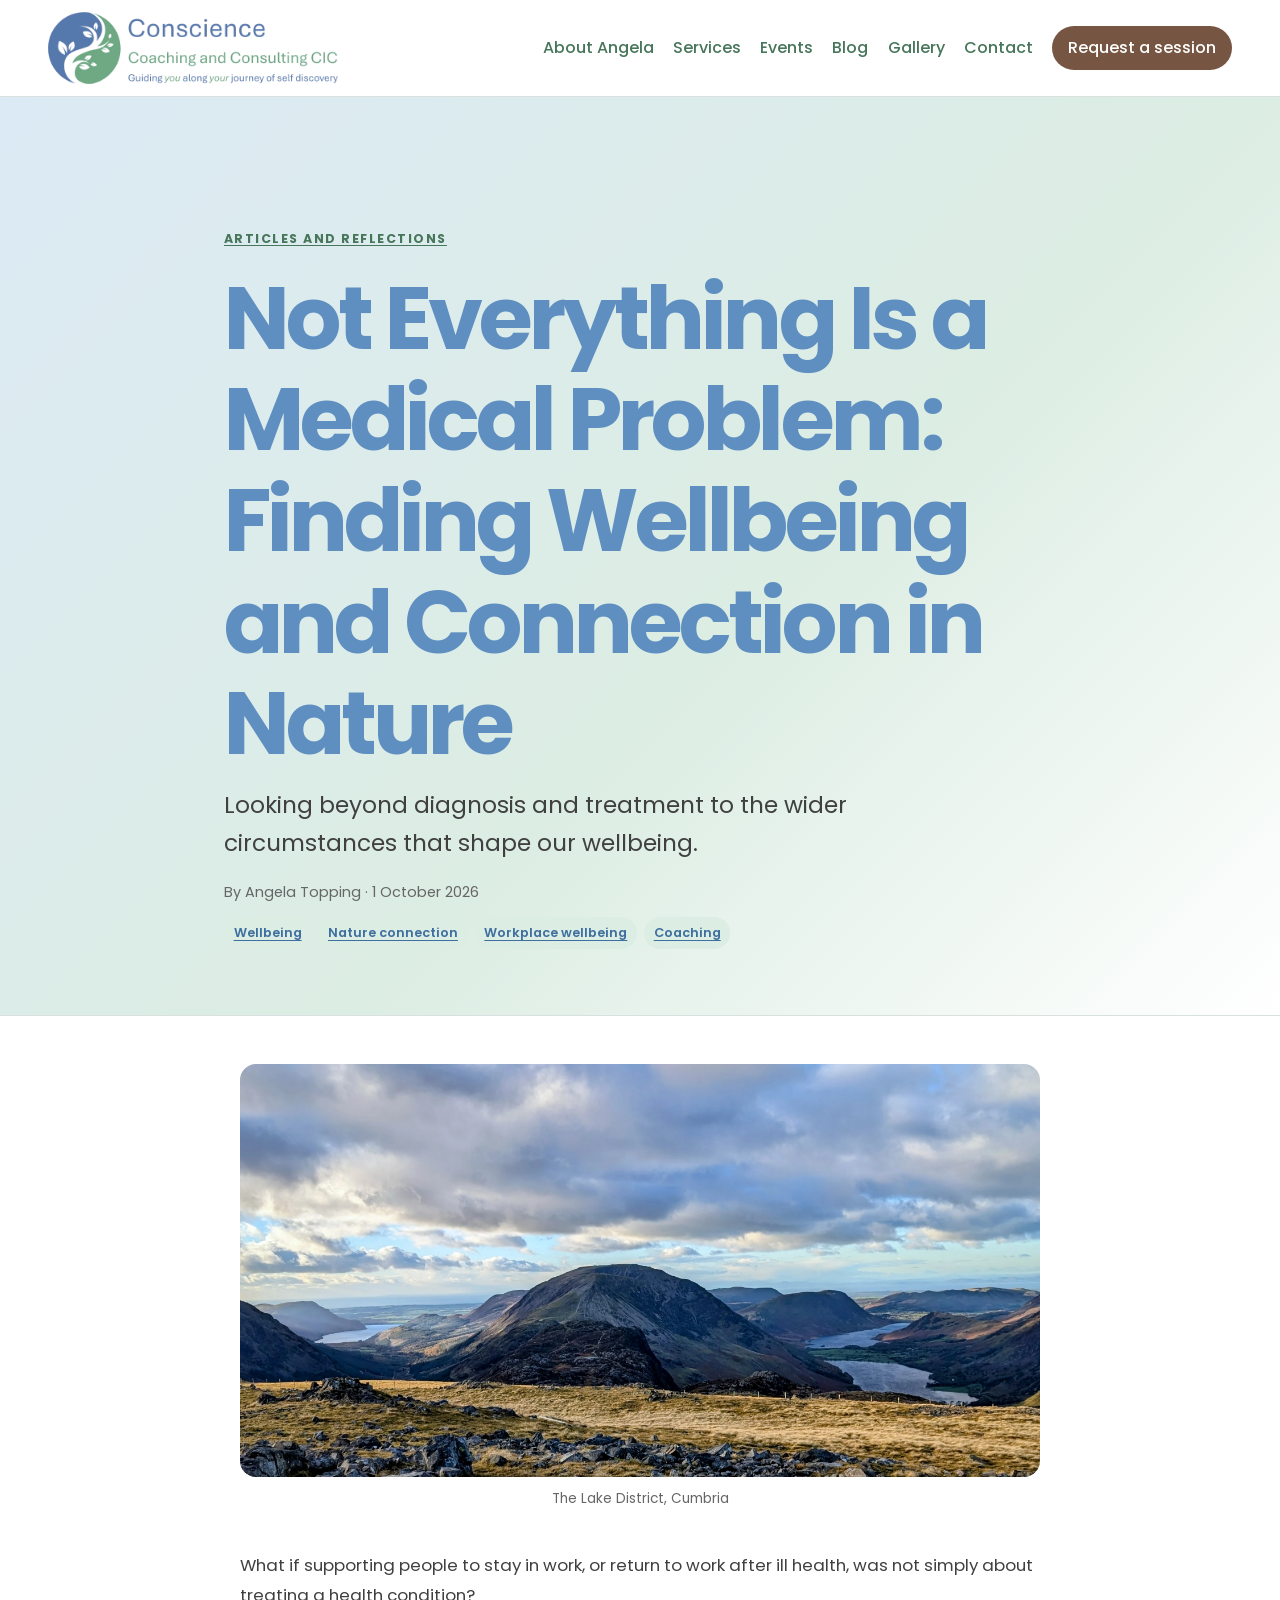
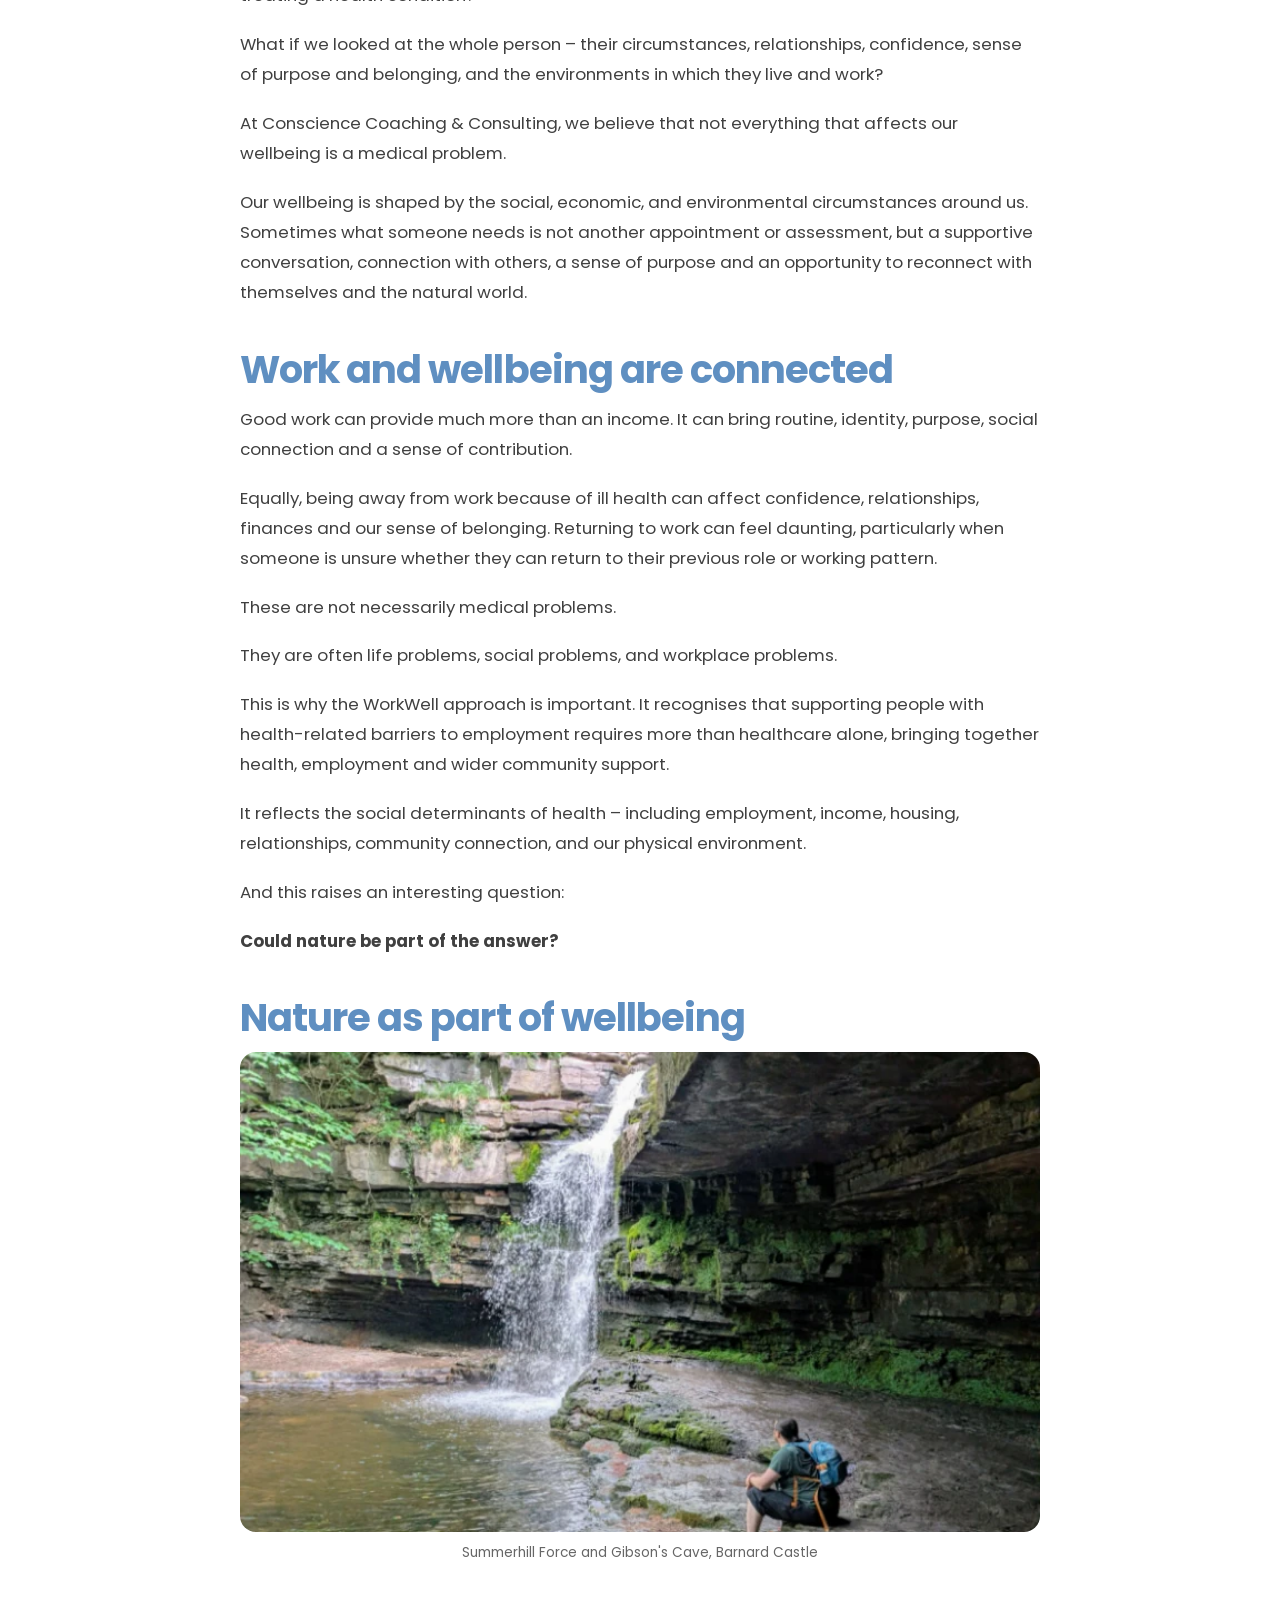
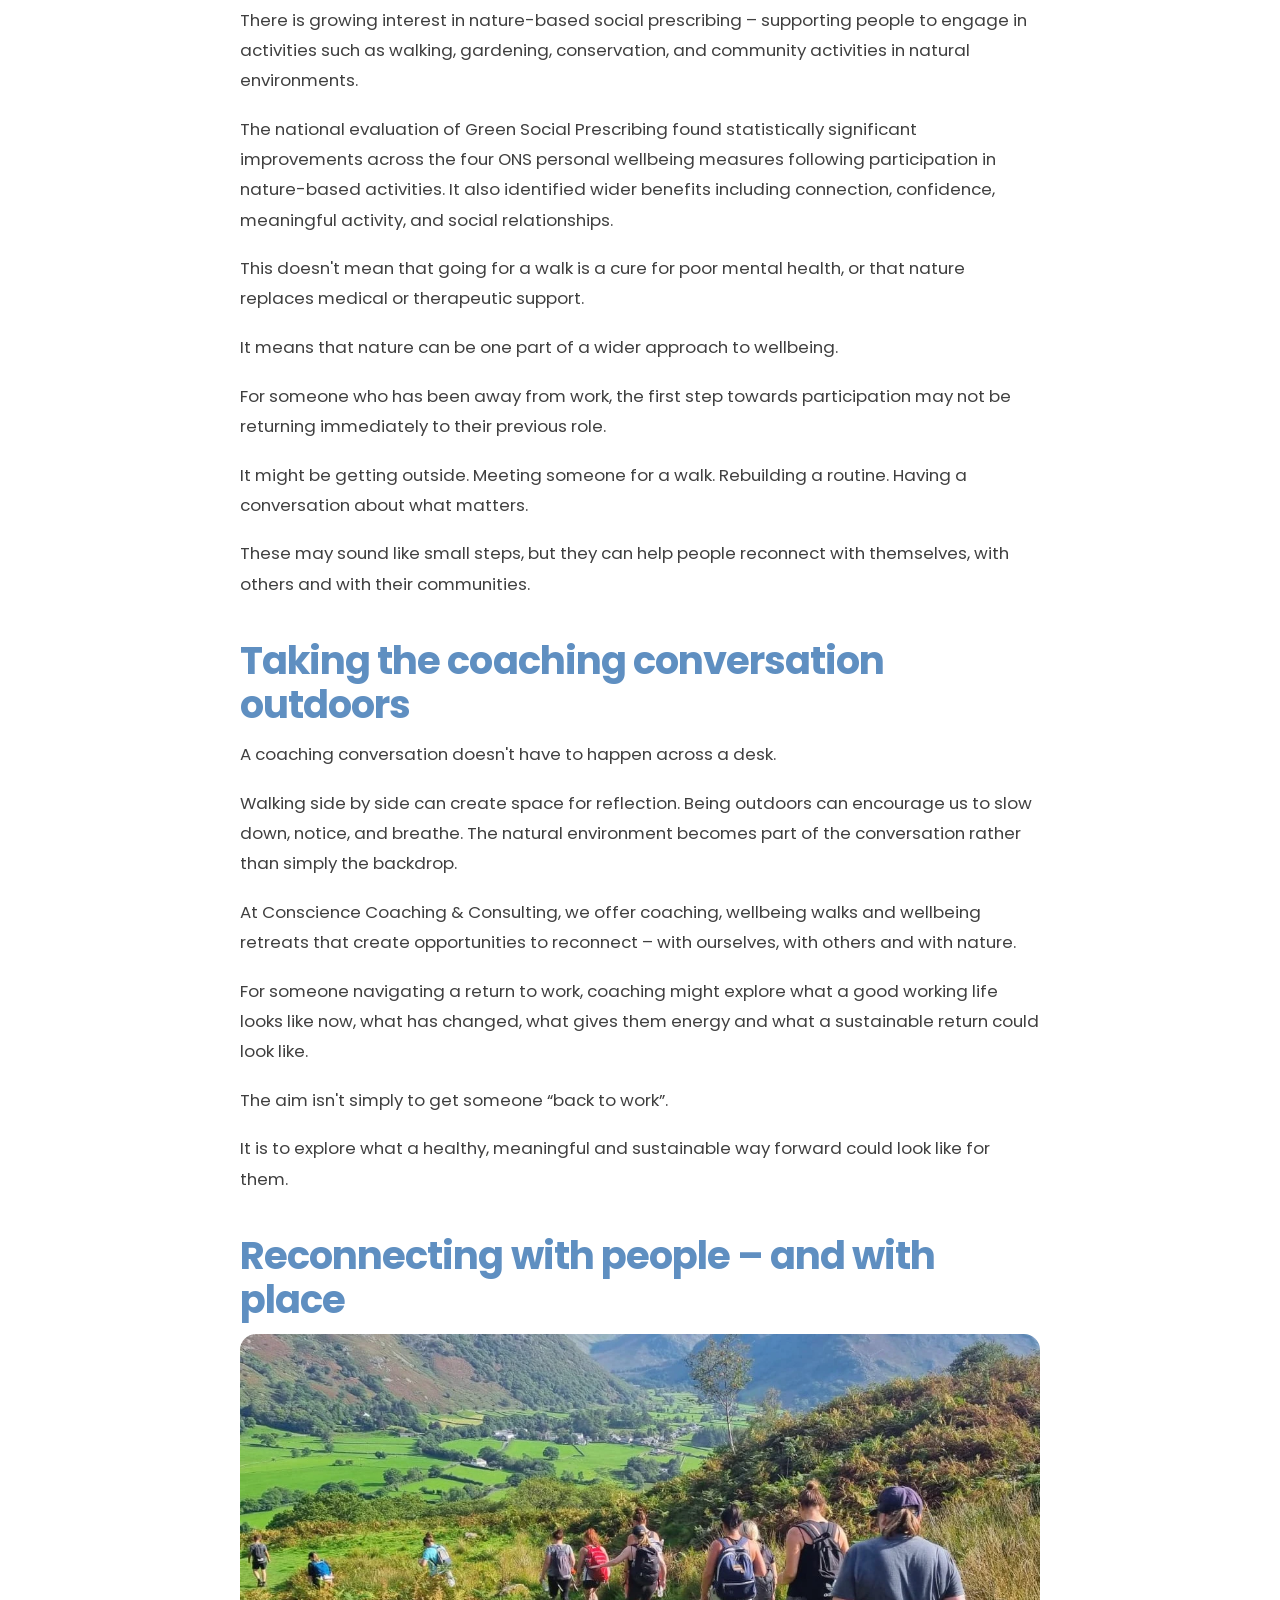
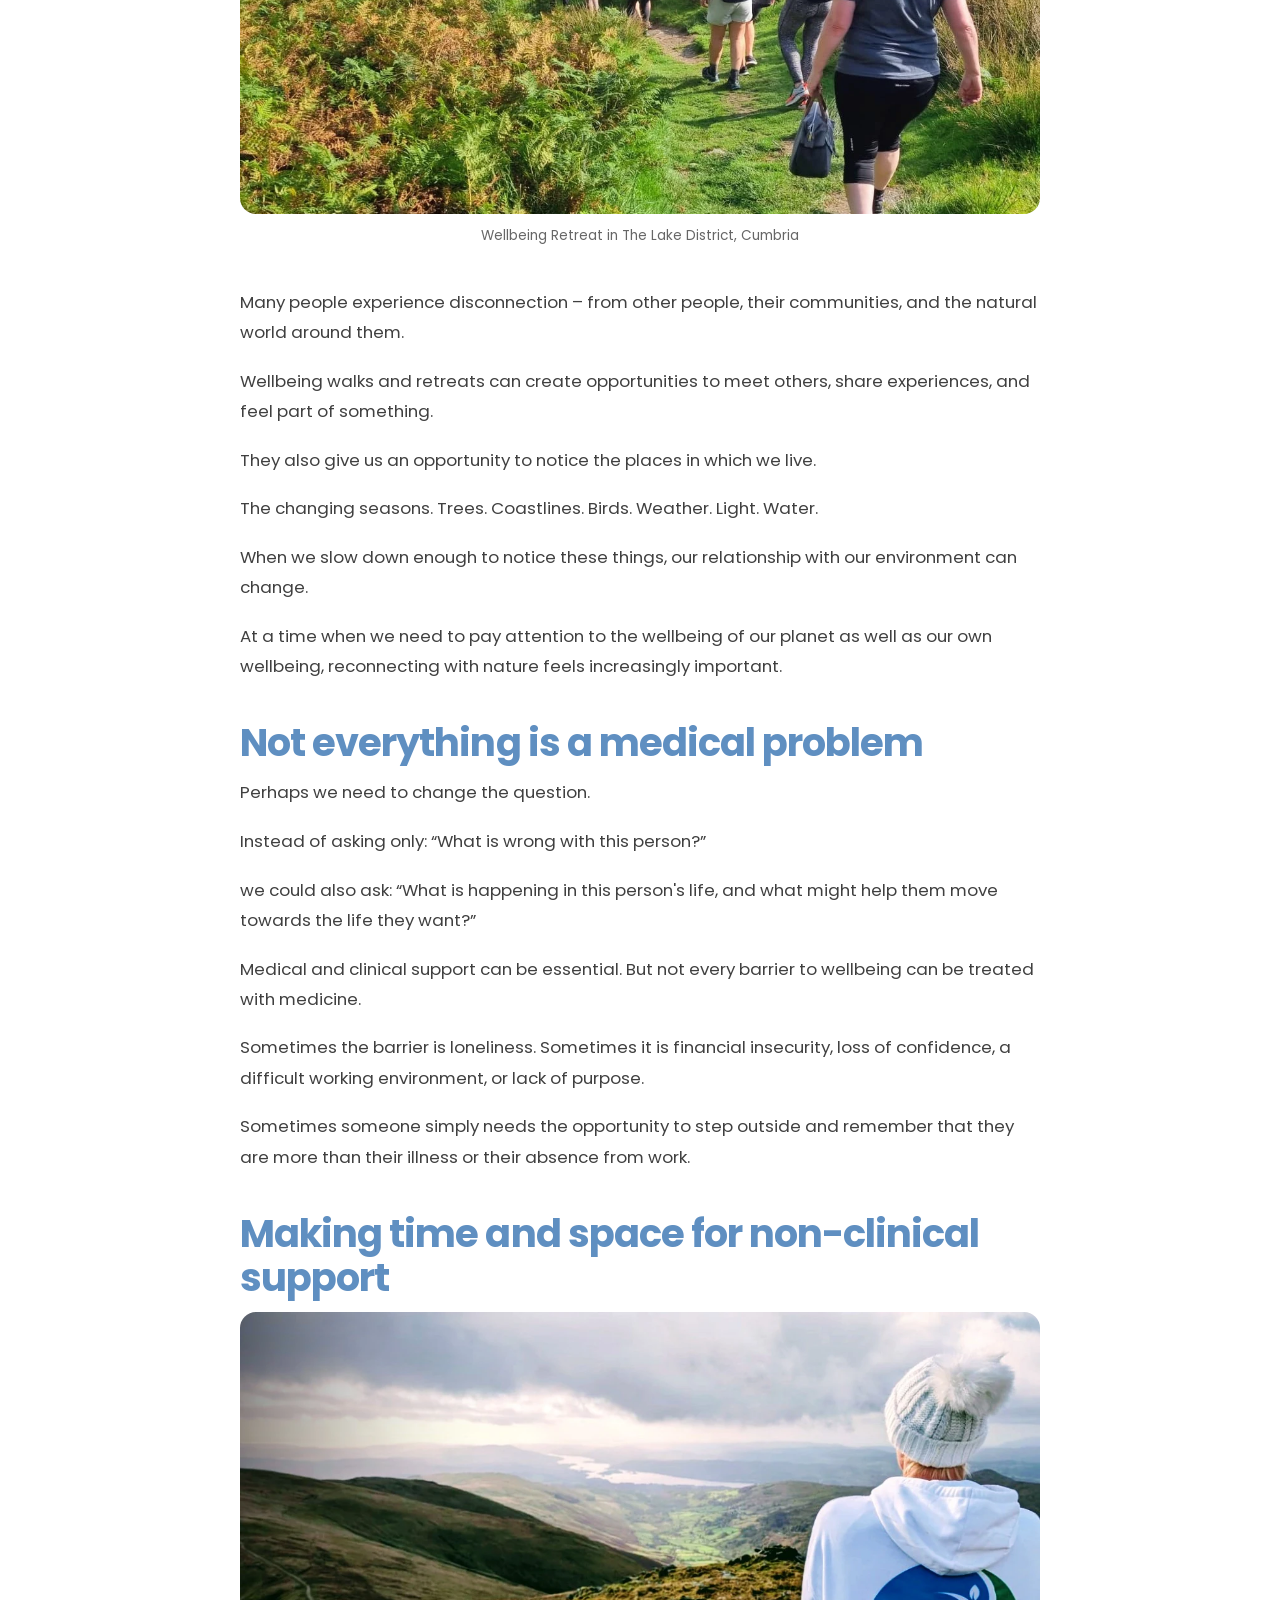
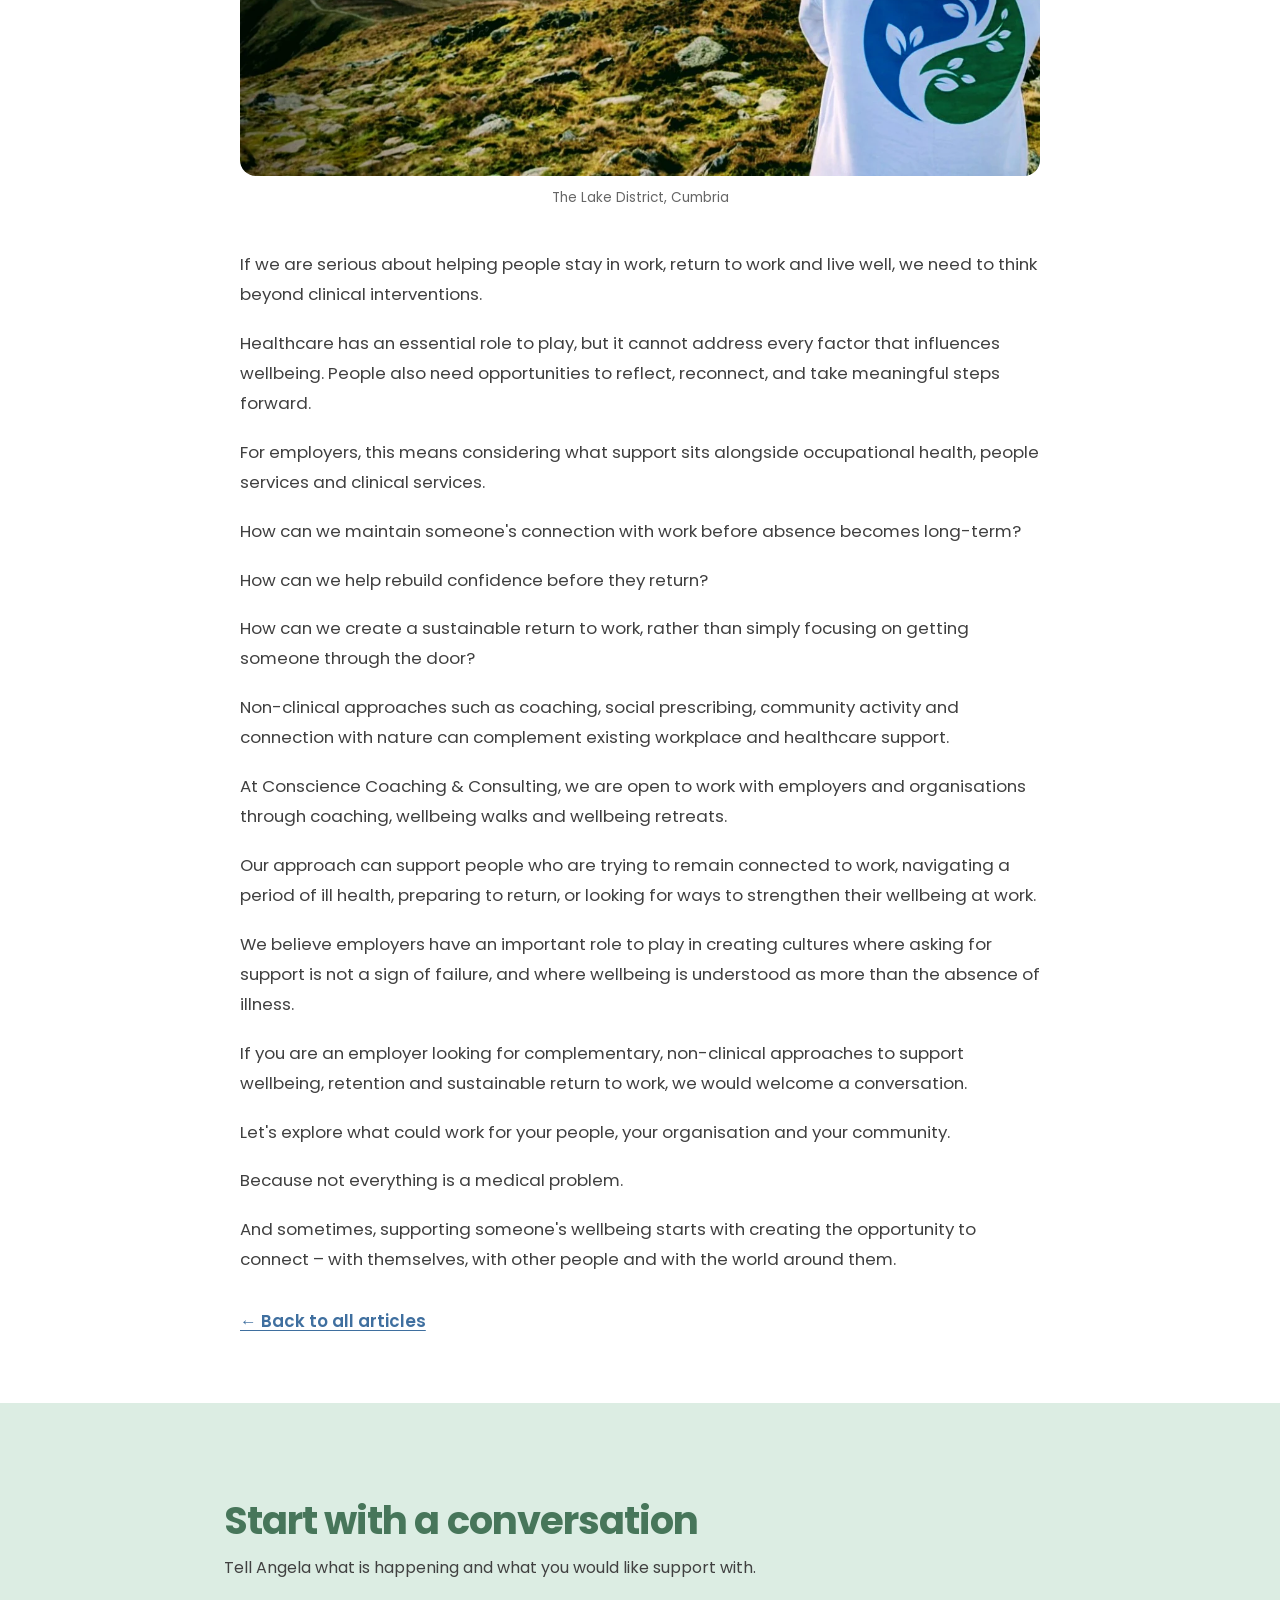
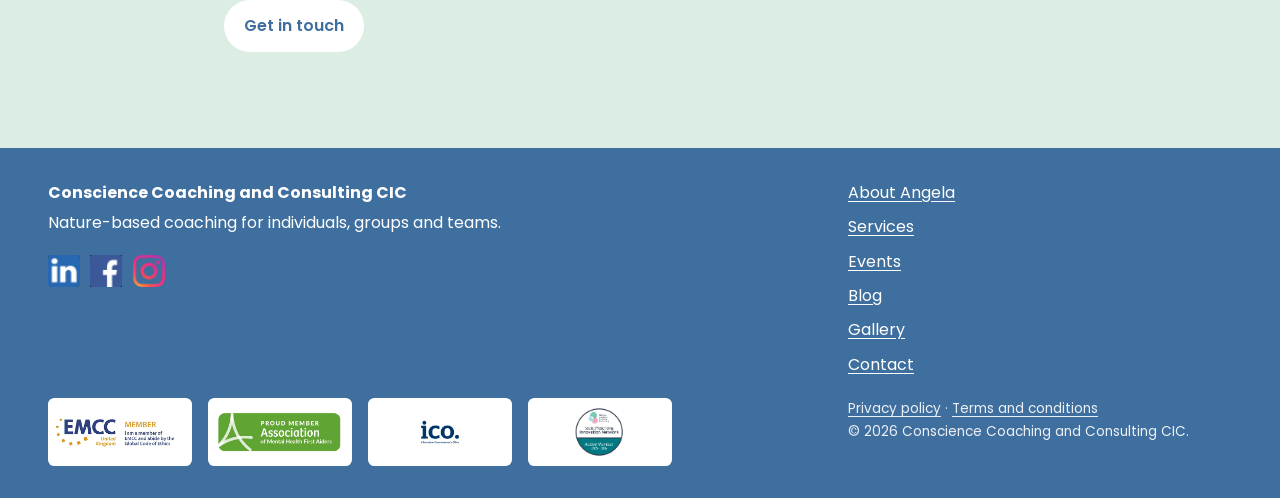
<file: blog/not-everything-is-a-medical-problem-finding-wellbeing-and-connection-in-nature/index.html>
<!doctype html>
<html lang="en-GB">
<head>
  <meta charset="utf-8">
  <meta name="viewport" content="width=device-width, initial-scale=1">  <meta name="description" content="Angela Topping explores how work, nature, coaching and community connection can support wellbeing beyond purely clinical approaches.">
  <title>Not Everything Is a Medical Problem: Finding Wellbeing and Connection in Nature | Conscience Coaching</title>
  <link rel="preconnect" href="https://fonts.googleapis.com">
  <link rel="preconnect" href="https://fonts.gstatic.com" crossorigin>
  <link href="https://fonts.googleapis.com/css2?family=Poppins:wght@400;500;600;700&display=swap" rel="stylesheet">
  <link rel="stylesheet" href="/assets/css/styles.css">
  <link rel="icon" type="image/png" href="/assets/images/conscience-favicon.png">
  <link rel="canonical" href="https://consciencecoaching.co.uk/blog/not-everything-is-a-medical-problem-finding-wellbeing-and-connection-in-nature/">
</head>
<body data-page="blog">
<a class="skip-link" href="#main-content">Skip to content</a>
<header class="site-header"><div class="shell header-inner"><a class="site-logo" href="/" aria-label="Conscience Coaching and Consulting CIC home"><img src="/assets/images/conscience-logo.webp" alt="Conscience Coaching and Consulting CIC"></a>
<button class="menu-toggle" type="button" aria-expanded="false" aria-controls="site-nav"><span class="sr-only">Open menu</span><span aria-hidden="true">Menu</span></button>
<nav id="site-nav" class="site-nav" aria-label="Main navigation">
  <a href="/about/">About Angela</a><a href="/services/">Services</a><a href="/events/">Events</a><a href="/blog/">Blog</a><a href="/gallery/">Gallery</a><a href="/contact/">Contact</a><a class="button button-small" href="/contact/">Request a session</a>
</nav></div></header>

<main id="main-content">
<article class="blog-article">
<header class="page-hero"><div class="shell narrow"><p class="eyebrow"><a href="/blog/">Articles and reflections</a></p><h1>Not Everything Is a Medical Problem: Finding Wellbeing and Connection in Nature</h1><p class="lead">Looking beyond diagnosis and treatment to the wider circumstances that shape our wellbeing.</p><p class="article-meta">By Angela Topping · <time datetime="2026-10-01">1 October 2026</time></p><ul class="post-tags" aria-label="Article topics"><li><a href="/blog/?topic=Wellbeing">Wellbeing</a></li><li><a href="/blog/?topic=Nature%20connection">Nature connection</a></li><li><a href="/blog/?topic=Workplace%20wellbeing">Workplace wellbeing</a></li><li><a href="/blog/?topic=Coaching">Coaching</a></li></ul></div></header>

<div class="shell article-shell">
<figure class="article-hero-image"><img src="/assets/images/lake-district-cumbria.webp" alt="Lake District landscape in Cumbria"><figcaption>The Lake District, Cumbria</figcaption></figure>

<p>What if supporting people to stay in work, or return to work after ill health, was not simply about treating a health condition?</p>
<p>What if we looked at the whole person – their circumstances, relationships, confidence, sense of purpose and belonging, and the environments in which they live and work?</p>
<p>At Conscience Coaching &amp; Consulting, we believe that not everything that affects our wellbeing is a medical problem.</p>
<p>Our wellbeing is shaped by the social, economic, and environmental circumstances around us. Sometimes what someone needs is not another appointment or assessment, but a supportive conversation, connection with others, a sense of purpose and an opportunity to reconnect with themselves and the natural world.</p>

<h2>Work and wellbeing are connected</h2>
<p>Good work can provide much more than an income. It can bring routine, identity, purpose, social connection and a sense of contribution.</p>
<p>Equally, being away from work because of ill health can affect confidence, relationships, finances and our sense of belonging. Returning to work can feel daunting, particularly when someone is unsure whether they can return to their previous role or working pattern.</p>
<p>These are not necessarily medical problems.</p>
<p>They are often life problems, social problems, and workplace problems.</p>
<p>This is why the WorkWell approach is important. It recognises that supporting people with health-related barriers to employment requires more than healthcare alone, bringing together health, employment and wider community support.</p>
<p>It reflects the social determinants of health – including employment, income, housing, relationships, community connection, and our physical environment.</p>
<p>And this raises an interesting question:</p>
<p><strong>Could nature be part of the answer?</strong></p>

<h2>Nature as part of wellbeing</h2>
<figure class="article-hero-image"><img src="/assets/images/summerhill-force-gibsons-cave.webp" alt="Summerhill Force and Gibson's Cave near Barnard Castle" loading="lazy"><figcaption>Summerhill Force and Gibson's Cave, Barnard Castle</figcaption></figure>
<p>There is growing interest in nature-based social prescribing – supporting people to engage in activities such as walking, gardening, conservation, and community activities in natural environments.</p>
<p>The national evaluation of Green Social Prescribing found statistically significant improvements across the four ONS personal wellbeing measures following participation in nature-based activities. It also identified wider benefits including connection, confidence, meaningful activity, and social relationships.</p>
<p>This doesn't mean that going for a walk is a cure for poor mental health, or that nature replaces medical or therapeutic support.</p>
<p>It means that nature can be one part of a wider approach to wellbeing.</p>
<p>For someone who has been away from work, the first step towards participation may not be returning immediately to their previous role.</p>
<p>It might be getting outside. Meeting someone for a walk. Rebuilding a routine. Having a conversation about what matters.</p>
<p>These may sound like small steps, but they can help people reconnect with themselves, with others and with their communities.</p>

<h2>Taking the coaching conversation outdoors</h2>
<p>A coaching conversation doesn't have to happen across a desk.</p>
<p>Walking side by side can create space for reflection. Being outdoors can encourage us to slow down, notice, and breathe. The natural environment becomes part of the conversation rather than simply the backdrop.</p>
<p>At Conscience Coaching &amp; Consulting, we offer coaching, wellbeing walks and wellbeing retreats that create opportunities to reconnect – with ourselves, with others and with nature.</p>
<p>For someone navigating a return to work, coaching might explore what a good working life looks like now, what has changed, what gives them energy and what a sustainable return could look like.</p>
<p>The aim isn't simply to get someone “back to work”.</p>
<p>It is to explore what a healthy, meaningful and sustainable way forward could look like for them.</p>

<h2>Reconnecting with people – and with place</h2>
<figure class="article-hero-image"><img src="/assets/images/wellbeing-retreat-lake-district.webp" alt="Wellbeing retreat in the Lake District, Cumbria" loading="lazy"><figcaption>Wellbeing Retreat in The Lake District, Cumbria</figcaption></figure>
<p>Many people experience disconnection – from other people, their communities, and the natural world around them.</p>
<p>Wellbeing walks and retreats can create opportunities to meet others, share experiences, and feel part of something.</p>
<p>They also give us an opportunity to notice the places in which we live.</p>
<p>The changing seasons. Trees. Coastlines. Birds. Weather. Light. Water.</p>
<p>When we slow down enough to notice these things, our relationship with our environment can change.</p>
<p>At a time when we need to pay attention to the wellbeing of our planet as well as our own wellbeing, reconnecting with nature feels increasingly important.</p>

<h2>Not everything is a medical problem</h2>
<p>Perhaps we need to change the question.</p>
<p>Instead of asking only: “What is wrong with this person?”</p>
<p>we could also ask: “What is happening in this person's life, and what might help them move towards the life they want?”</p>
<p>Medical and clinical support can be essential. But not every barrier to wellbeing can be treated with medicine.</p>
<p>Sometimes the barrier is loneliness. Sometimes it is financial insecurity, loss of confidence, a difficult working environment, or lack of purpose.</p>
<p>Sometimes someone simply needs the opportunity to step outside and remember that they are more than their illness or their absence from work.</p>

<h2>Making time and space for non-clinical support</h2>
<figure class="article-hero-image"><img src="/assets/images/lake-district-non-clinical-support.webp" alt="Lake District landscape in Cumbria" loading="lazy"><figcaption>The Lake District, Cumbria</figcaption></figure>
<p>If we are serious about helping people stay in work, return to work and live well, we need to think beyond clinical interventions.</p>
<p>Healthcare has an essential role to play, but it cannot address every factor that influences wellbeing. People also need opportunities to reflect, reconnect, and take meaningful steps forward.</p>
<p>For employers, this means considering what support sits alongside occupational health, people services and clinical services.</p>
<p>How can we maintain someone's connection with work before absence becomes long-term?</p>
<p>How can we help rebuild confidence before they return?</p>
<p>How can we create a sustainable return to work, rather than simply focusing on getting someone through the door?</p>
<p>Non-clinical approaches such as coaching, social prescribing, community activity and connection with nature can complement existing workplace and healthcare support.</p>
<p>At Conscience Coaching &amp; Consulting, we are open to work with employers and organisations through coaching, wellbeing walks and wellbeing retreats.</p>
<p>Our approach can support people who are trying to remain connected to work, navigating a period of ill health, preparing to return, or looking for ways to strengthen their wellbeing at work.</p>
<p>We believe employers have an important role to play in creating cultures where asking for support is not a sign of failure, and where wellbeing is understood as more than the absence of illness.</p>
<p>If you are an employer looking for complementary, non-clinical approaches to support wellbeing, retention and sustainable return to work, we would welcome a conversation.</p>
<p>Let's explore what could work for your people, your organisation and your community.</p>
<p>Because not everything is a medical problem.</p>
<p>And sometimes, supporting someone's wellbeing starts with creating the opportunity to connect – with themselves, with other people and with the world around them.</p>

<p class="back-to-blog"><a href="/blog/">← Back to all articles</a></p>
</div></article>
<section class="cta"><div class="shell narrow"><h2>Start with a conversation</h2><p>Tell Angela what is happening and what you would like support with.</p><a class="button button-light" href="/contact/">Get in touch</a></div></section>
</main>

<footer class="site-footer"><div class="shell footer-grid"><div><strong>Conscience Coaching and Consulting CIC</strong><p>Nature-based coaching for individuals, groups and teams.</p><div class="social-links"><a class="social-link social-linkedin" href="https://uk.linkedin.com/company/conscience-coaching-and-consulting" target="_blank" rel="noopener noreferrer" aria-label="Conscience Coaching and Consulting CIC on LinkedIn"><img src="/assets/images/linkedin.png" alt=""></a><a class="social-link social-facebook" href="https://www.facebook.com/profile.php?id=61566208343442" target="_blank" rel="noopener noreferrer" aria-label="Conscience Coaching and Consulting CIC on Facebook"><img src="/assets/images/facebook.png" alt=""></a><a class="social-link social-instagram" href="https://www.instagram.com/conscience_coaching_consulting/" target="_blank" rel="noopener noreferrer" aria-label="Conscience Coaching and Consulting CIC on Instagram"><img src="/assets/images/instagram.webp" alt=""></a></div></div>
<nav aria-label="Footer navigation"><a href="/about/">About Angela</a><a href="/services/">Services</a><a href="/events/">Events</a><a href="/blog/">Blog</a><a href="/gallery/">Gallery</a><a href="/contact/">Contact</a></nav>
<div class="footer-memberships" aria-label="Professional memberships"><img src="/assets/images/emcc-uk-member.webp" alt="EMCC UK member"><img src="/assets/images/association-membership-badge-green.webp" alt="Association of Mental Health First Aiders member"><img src="/assets/images/ICO_Logo_Blue.webp" alt="Institute of Coaching"><img src="/assets/images/spin-logo.webp" alt="Social Prescribing Innovation Network"></div>
<p class="footer-note"><a href="/privacy-policy/">Privacy policy</a> · <a href="/terms-and-conditions/">Terms and conditions</a><br>© <span data-year></span> Conscience Coaching and Consulting CIC.</p></div></footer>
<script src="/assets/js/main.js" defer></script>
</body>
</html>
</file>
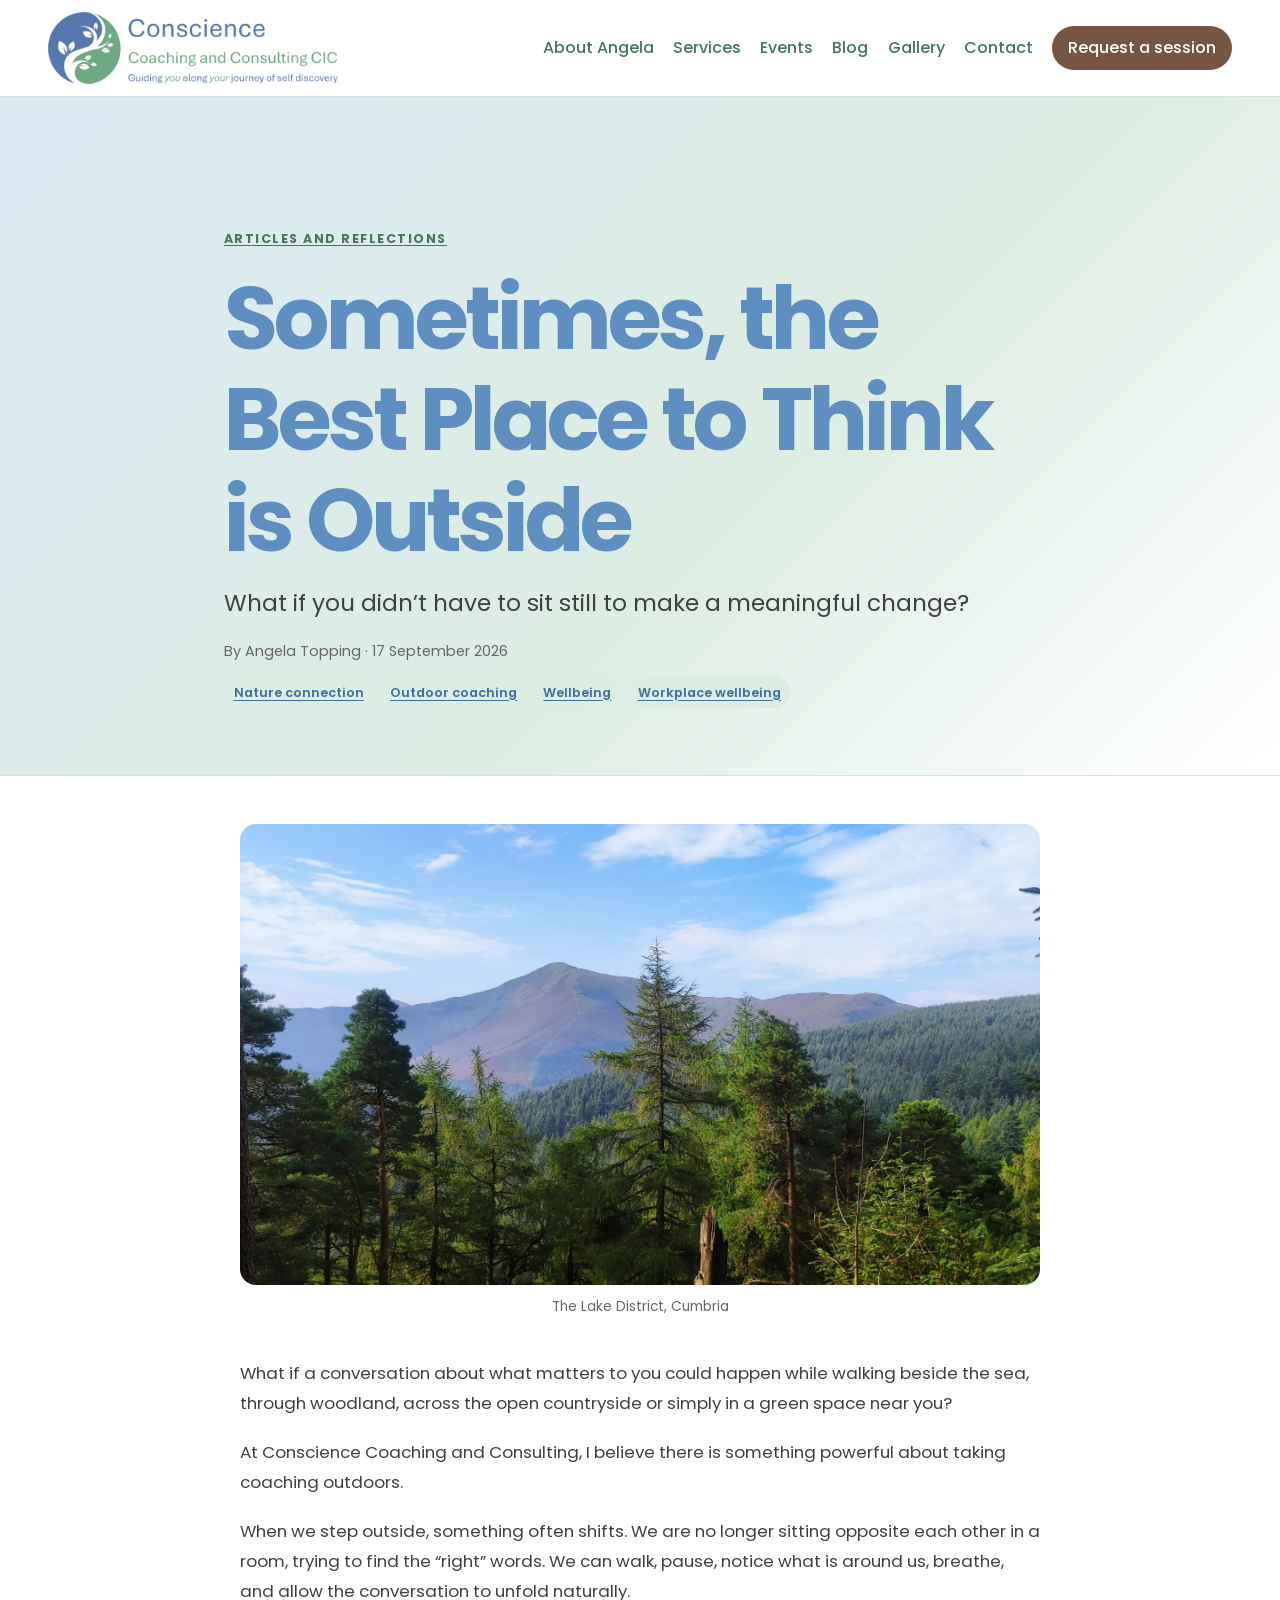
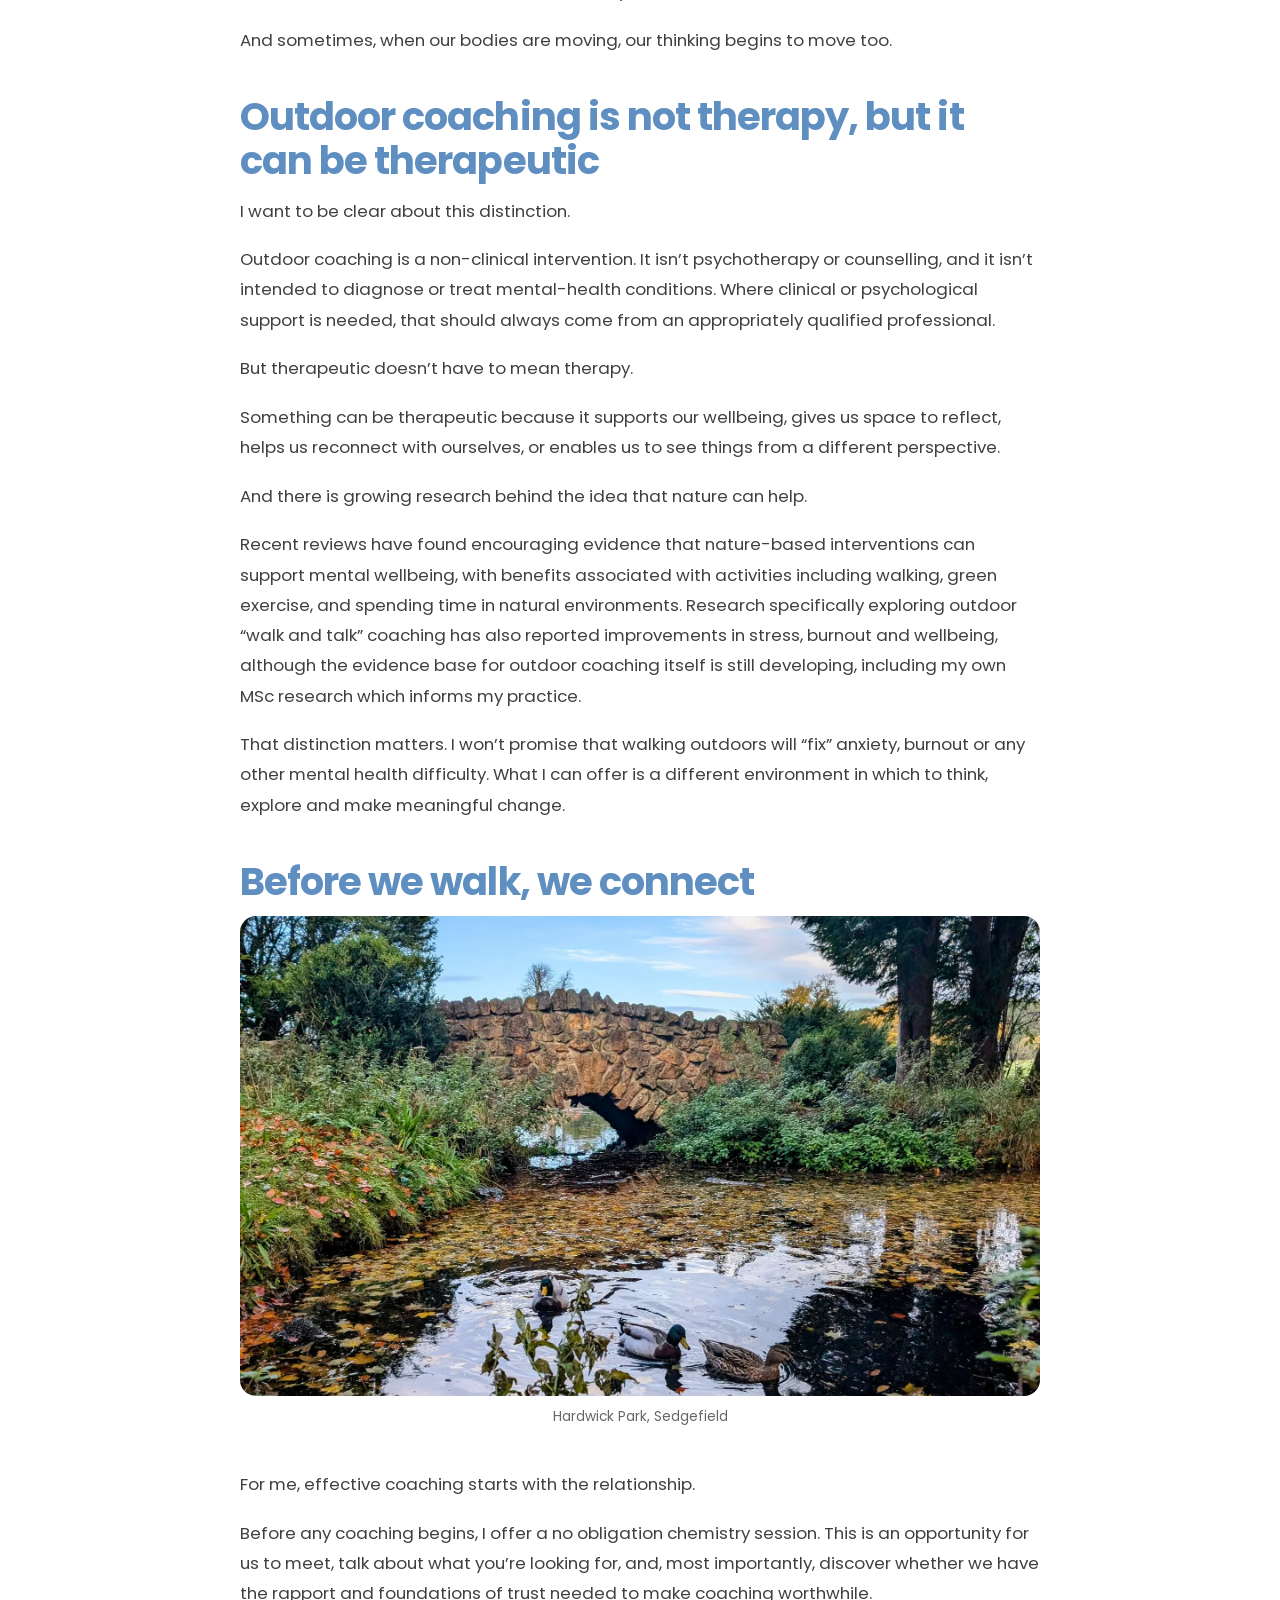
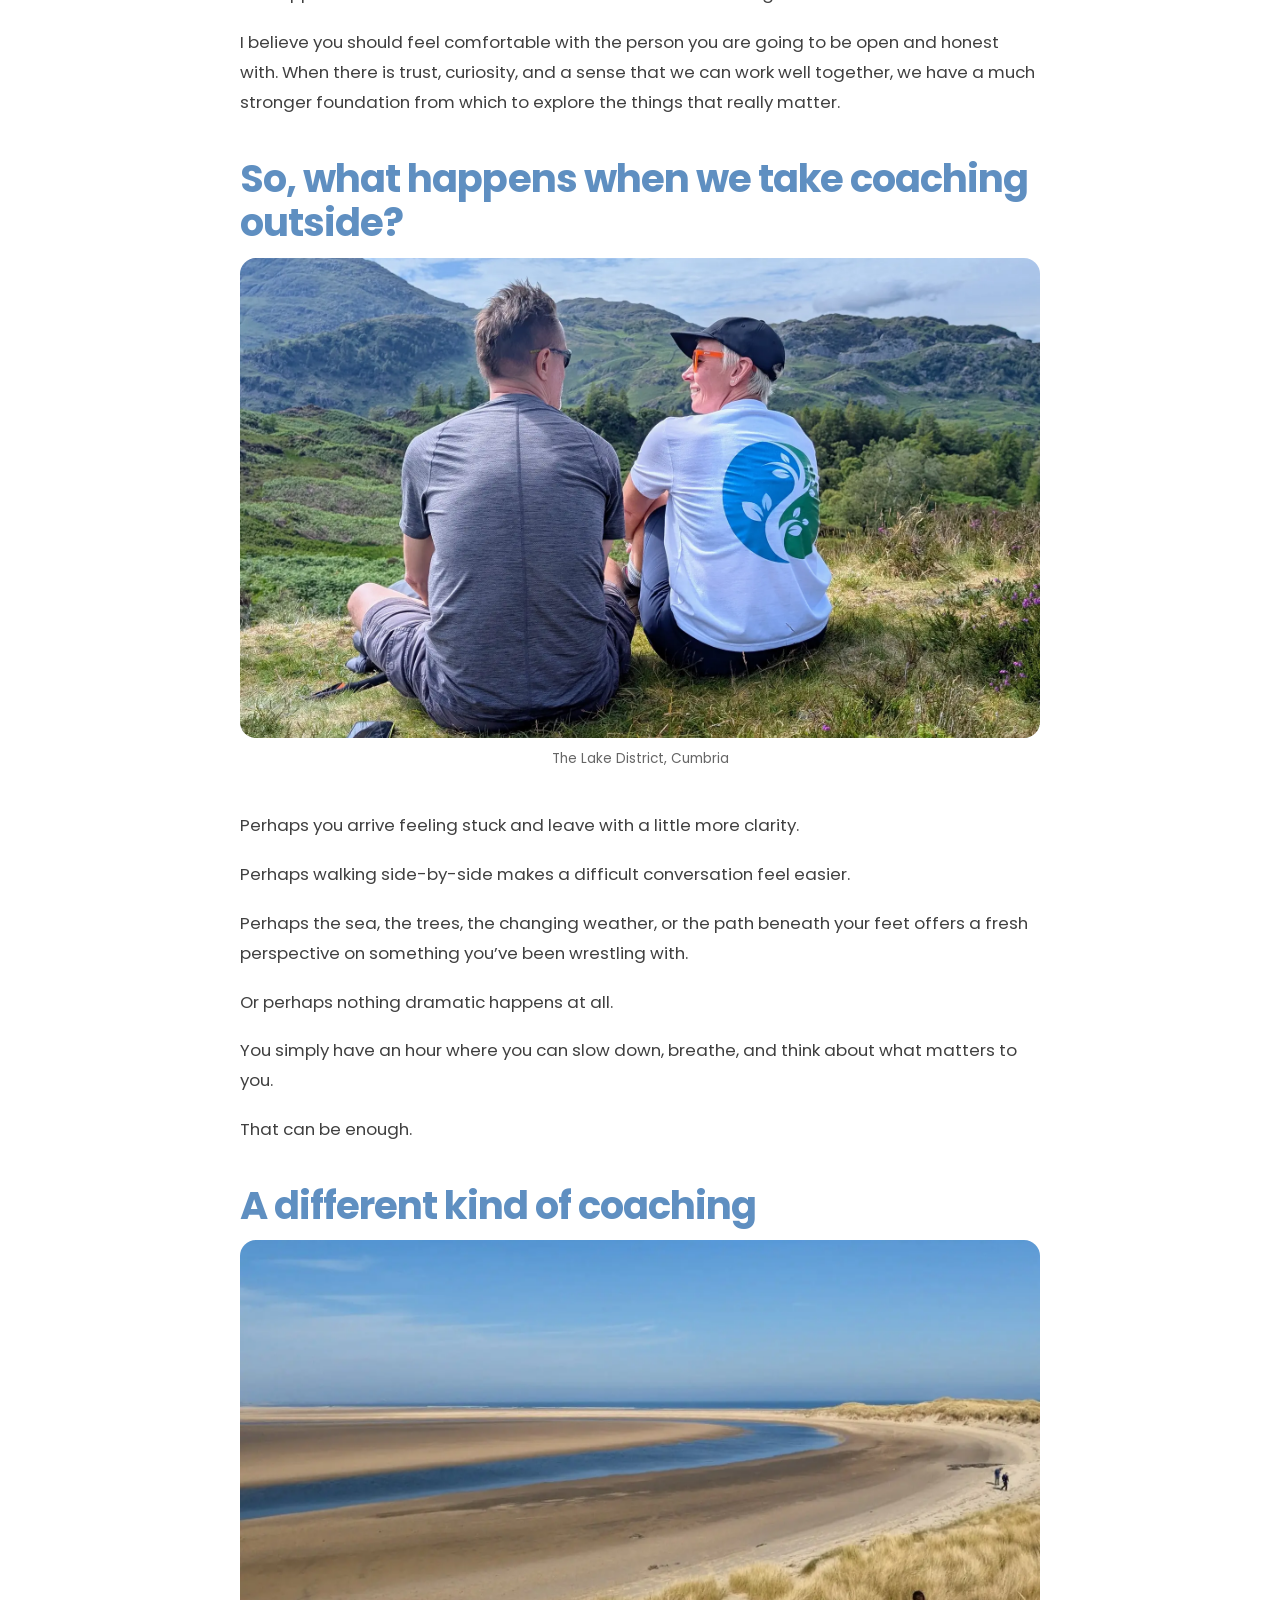
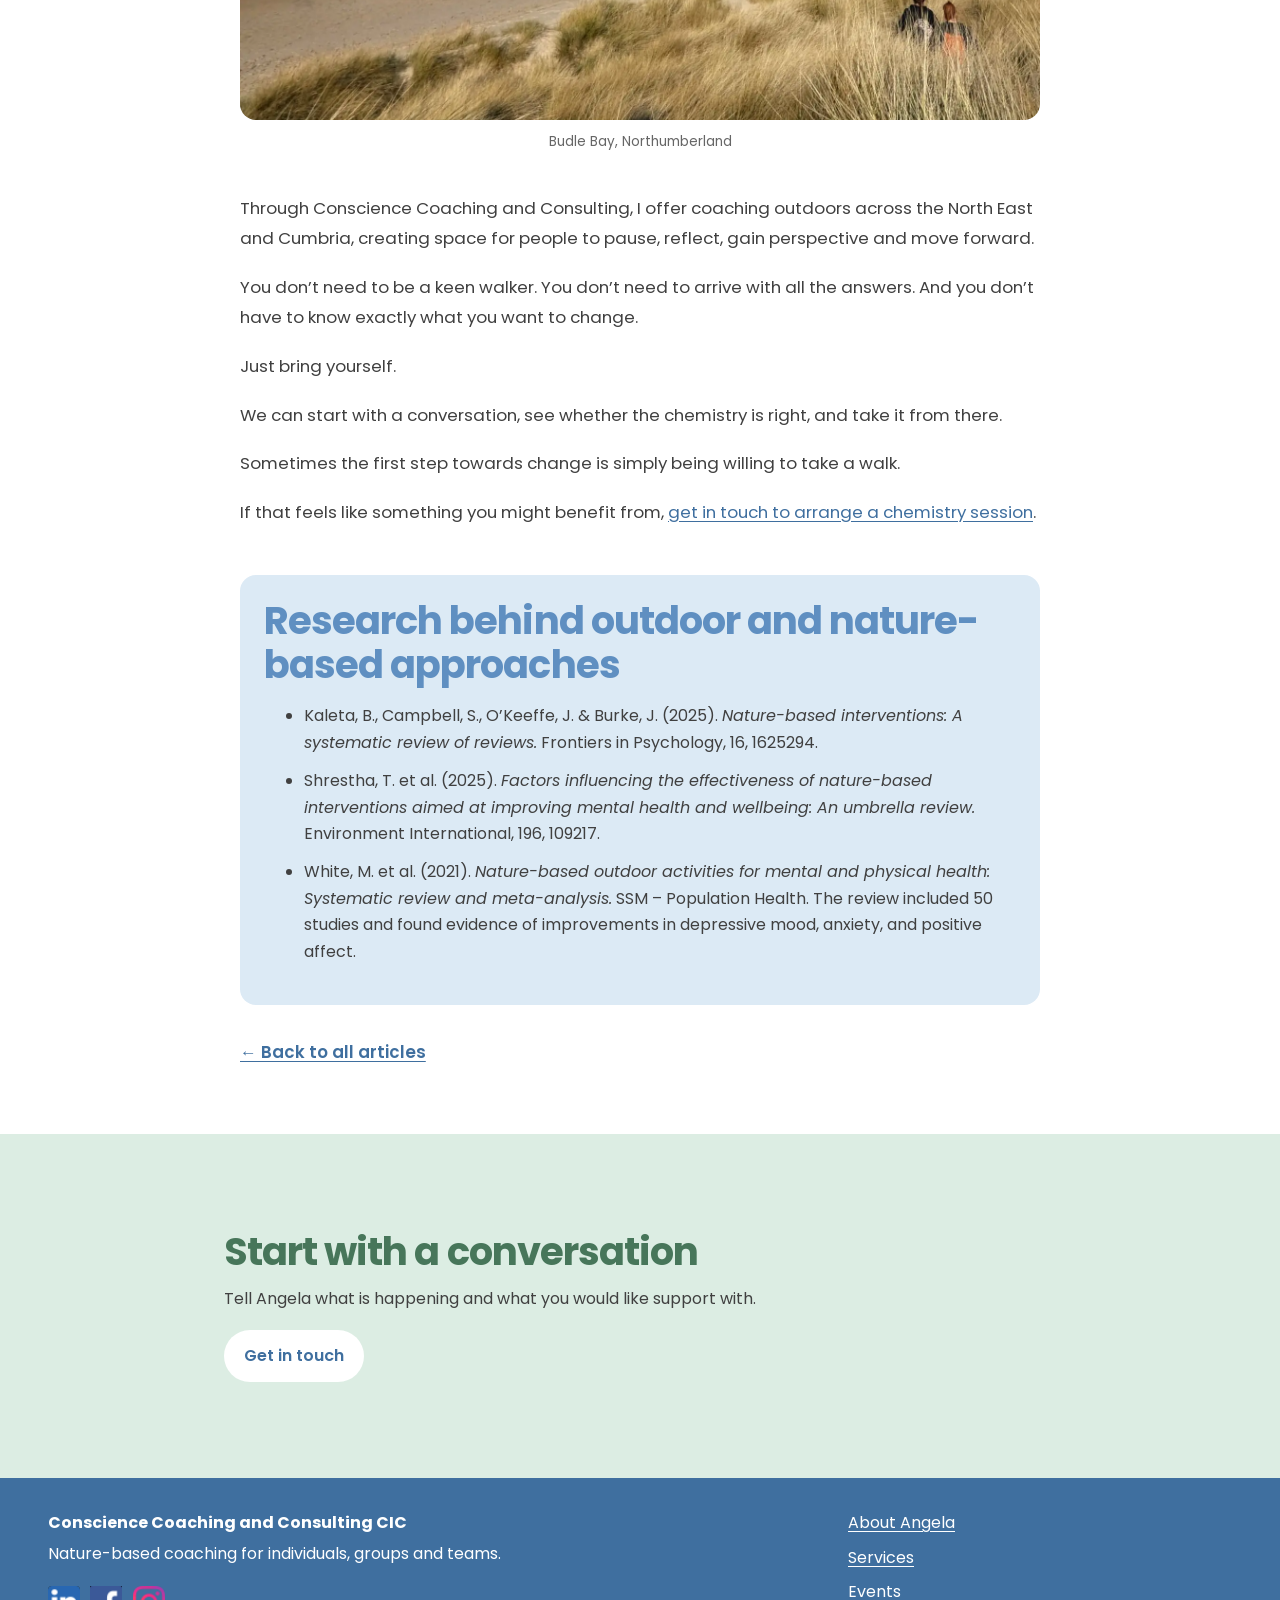
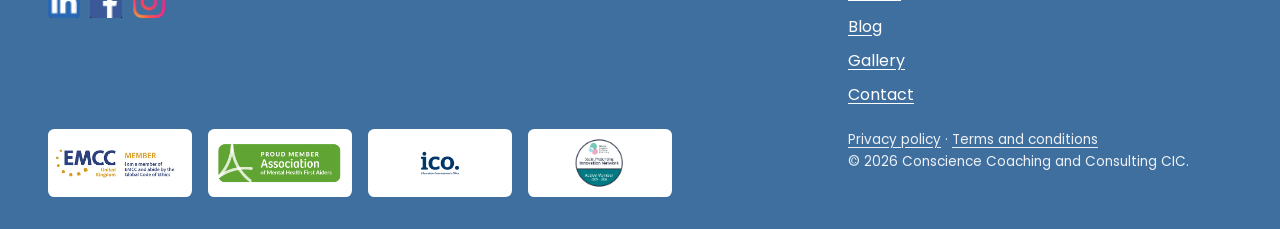
<file: blog/sometimes-the-best-place-to-think-is-outside/index.html>
<!doctype html>
<html lang="en-GB">
<head>
  <meta charset="utf-8">
  <meta name="viewport" content="width=device-width, initial-scale=1">  <meta name="description" content="Angela Topping explores how outdoor coaching and time in nature can create space to reflect, gain perspective and make meaningful change.">
  <title>Sometimes, the Best Place to Think is Outside | Conscience Coaching</title>
  <link rel="preconnect" href="https://fonts.googleapis.com">
  <link rel="preconnect" href="https://fonts.gstatic.com" crossorigin>
  <link href="https://fonts.googleapis.com/css2?family=Poppins:wght@400;500;600;700&display=swap" rel="stylesheet">
  <link rel="stylesheet" href="/assets/css/styles.css">
  <link rel="icon" type="image/png" href="/assets/images/conscience-favicon.png">
  <link rel="canonical" href="https://consciencecoaching.co.uk/blog/sometimes-the-best-place-to-think-is-outside/">
</head>
<body data-page="blog">
<a class="skip-link" href="#main-content">Skip to content</a>
<header class="site-header"><div class="shell header-inner"><a class="site-logo" href="/" aria-label="Conscience Coaching and Consulting CIC home"><img src="/assets/images/conscience-logo.webp" alt="Conscience Coaching and Consulting CIC"></a>
<button class="menu-toggle" type="button" aria-expanded="false" aria-controls="site-nav"><span class="sr-only">Open menu</span><span aria-hidden="true">Menu</span></button>
<nav id="site-nav" class="site-nav" aria-label="Main navigation">
  <a href="/about/">About Angela</a><a href="/services/">Services</a><a href="/events/">Events</a><a href="/blog/">Blog</a><a href="/gallery/">Gallery</a><a href="/contact/">Contact</a><a class="button button-small" href="/contact/">Request a session</a>
</nav></div></header>
<main id="main-content">
<article class="blog-article">
<header class="page-hero"><div class="shell narrow"><p class="eyebrow"><a href="/blog/">Articles and reflections</a></p><h1>Sometimes, the Best Place to Think is Outside</h1><p class="lead">What if you didn’t have to sit still to make a meaningful change?</p><p class="article-meta">By Angela Topping · <time datetime="2026-09-17">17 September 2026</time></p><ul class="post-tags" aria-label="Article topics"><li><a href="/blog/?topic=Nature%20connection">Nature connection</a></li><li><a href="/blog/?topic=Outdoor%20coaching">Outdoor coaching</a></li><li><a href="/blog/?topic=Wellbeing">Wellbeing</a></li><li><a href="/blog/?topic=Workplace%20wellbeing">Workplace wellbeing</a></li></ul></div></header>
<div class="shell article-shell">
<figure class="article-hero-image"><img src="/assets/images/lake-district.webp" alt="Woodland and mountain scenery in the Lake District"><figcaption>The Lake District, Cumbria</figcaption></figure>
<p>What if a conversation about what matters to you could happen while walking beside the sea, through woodland, across the open countryside or simply in a green space near you?</p>
<p>At Conscience Coaching and Consulting, I believe there is something powerful about taking coaching outdoors.</p>
<p>When we step outside, something often shifts. We are no longer sitting opposite each other in a room, trying to find the “right” words. We can walk, pause, notice what is around us, breathe, and allow the conversation to unfold naturally.</p>
<p>And sometimes, when our bodies are moving, our thinking begins to move too.</p>

<h2>Outdoor coaching is not therapy, but it can be therapeutic</h2>
<p>I want to be clear about this distinction.</p>
<p>Outdoor coaching is a non-clinical intervention. It isn’t psychotherapy or counselling, and it isn’t intended to diagnose or treat mental-health conditions. Where clinical or psychological support is needed, that should always come from an appropriately qualified professional.</p>
<p>But therapeutic doesn’t have to mean therapy.</p>
<p>Something can be therapeutic because it supports our wellbeing, gives us space to reflect, helps us reconnect with ourselves, or enables us to see things from a different perspective.</p>
<p>And there is growing research behind the idea that nature can help.</p>
<p>Recent reviews have found encouraging evidence that nature-based interventions can support mental wellbeing, with benefits associated with activities including walking, green exercise, and spending time in natural environments. Research specifically exploring outdoor “walk and talk” coaching has also reported improvements in stress, burnout and wellbeing, although the evidence base for outdoor coaching itself is still developing, including my own MSc research which informs my practice.</p>
<p>That distinction matters. I won’t promise that walking outdoors will “fix” anxiety, burnout or any other mental health difficulty. What I can offer is a different environment in which to think, explore and make meaningful change.</p>

<h2>Before we walk, we connect</h2>
<figure class="article-hero-image"><img src="/assets/images/hardwick-park.webp" alt="Stone bridge reflected in the water at Hardwick Park"><figcaption>Hardwick Park, Sedgefield</figcaption></figure>
<p>For me, effective coaching starts with the relationship.</p>
<p>Before any coaching begins, I offer a no obligation chemistry session. This is an opportunity for us to meet, talk about what you’re looking for, and, most importantly, discover whether we have the rapport and foundations of trust needed to make coaching worthwhile.</p>
<p>I believe you should feel comfortable with the person you are going to be open and honest with. When there is trust, curiosity, and a sense that we can work well together, we have a much stronger foundation from which to explore the things that really matter.</p>

<h2>So, what happens when we take coaching outside?</h2>
<figure class="article-hero-image"><img src="/assets/images/lake-district-coaching.webp" alt="Two people sitting side by side outdoors during a coaching conversation in the Lake District"><figcaption>The Lake District, Cumbria</figcaption></figure>
<p>Perhaps you arrive feeling stuck and leave with a little more clarity.</p>
<p>Perhaps walking side-by-side makes a difficult conversation feel easier.</p>
<p>Perhaps the sea, the trees, the changing weather, or the path beneath your feet offers a fresh perspective on something you’ve been wrestling with.</p>
<p>Or perhaps nothing dramatic happens at all.</p>
<p>You simply have an hour where you can slow down, breathe, and think about what matters to you.</p>
<p>That can be enough.</p>

<h2>A different kind of coaching</h2>
<figure class="article-hero-image"><img src="/assets/images/budle-bay.webp" alt="Wide sandy beach and dunes at Budle Bay"><figcaption>Budle Bay, Northumberland</figcaption></figure>
<p>Through Conscience Coaching and Consulting, I offer coaching outdoors across the North East and Cumbria, creating space for people to pause, reflect, gain perspective and move forward.</p>
<p>You don’t need to be a keen walker. You don’t need to arrive with all the answers. And you don’t have to know exactly what you want to change.</p>
<p>Just bring yourself.</p>
<p>We can start with a conversation, see whether the chemistry is right, and take it from there.</p>
<p>Sometimes the first step towards change is simply being willing to take a walk.</p>
<p>If that feels like something you might benefit from, <a href="/contact/">get in touch to arrange a chemistry session</a>.</p>

<section class="article-references" aria-labelledby="research-heading"><h2 id="research-heading">Research behind outdoor and nature-based approaches</h2>
<ul>
<li>Kaleta, B., Campbell, S., O’Keeffe, J. &amp; Burke, J. (2025). <cite>Nature-based interventions: A systematic review of reviews.</cite> Frontiers in Psychology, 16, 1625294.</li>
<li>Shrestha, T. et al. (2025). <cite>Factors influencing the effectiveness of nature-based interventions aimed at improving mental health and wellbeing: An umbrella review.</cite> Environment International, 196, 109217.</li>
<li>White, M. et al. (2021). <cite>Nature-based outdoor activities for mental and physical health: Systematic review and meta-analysis.</cite> SSM – Population Health. The review included 50 studies and found evidence of improvements in depressive mood, anxiety, and positive affect.</li>
</ul></section>
<p class="back-to-blog"><a href="/blog/">← Back to all articles</a></p>
</div></article>
<section class="cta"><div class="shell narrow"><h2>Start with a conversation</h2><p>Tell Angela what is happening and what you would like support with.</p><a class="button button-light" href="/contact/">Get in touch</a></div></section>
</main>
<footer class="site-footer"><div class="shell footer-grid"><div><strong>Conscience Coaching and Consulting CIC</strong><p>Nature-based coaching for individuals, groups and teams.</p><div class="social-links"><a class="social-link social-linkedin" href="https://uk.linkedin.com/company/conscience-coaching-and-consulting" target="_blank" rel="noopener noreferrer" aria-label="Conscience Coaching and Consulting CIC on LinkedIn"><img src="/assets/images/linkedin.png" alt=""></a><a class="social-link social-facebook" href="https://www.facebook.com/profile.php?id=61566208343442" target="_blank" rel="noopener noreferrer" aria-label="Conscience Coaching and Consulting CIC on Facebook"><img src="/assets/images/facebook.png" alt=""></a><a class="social-link social-instagram" href="https://www.instagram.com/conscience_coaching_consulting/" target="_blank" rel="noopener noreferrer" aria-label="Conscience Coaching and Consulting CIC on Instagram"><img src="/assets/images/instagram.webp" alt=""></a></div></div>
<nav aria-label="Footer navigation"><a href="/about/">About Angela</a><a href="/services/">Services</a><a href="/events/">Events</a><a href="/blog/">Blog</a><a href="/gallery/">Gallery</a><a href="/contact/">Contact</a></nav>
<div class="footer-memberships" aria-label="Professional memberships"><img src="/assets/images/emcc-uk-member.webp" alt="EMCC UK member"><img src="/assets/images/association-membership-badge-green.webp" alt="Association of Mental Health First Aiders member"><img src="/assets/images/ICO_Logo_Blue.webp" alt="Institute of Coaching"><img src="/assets/images/spin-logo.webp" alt="Social Prescribing Innovation Network"></div>
<p class="footer-note"><a href="/privacy-policy/">Privacy policy</a> · <a href="/terms-and-conditions/">Terms and conditions</a><br>© <span data-year></span> Conscience Coaching and Consulting CIC.</p></div></footer>
<script src="/assets/js/main.js" defer></script>
</body>
</html>
</file>
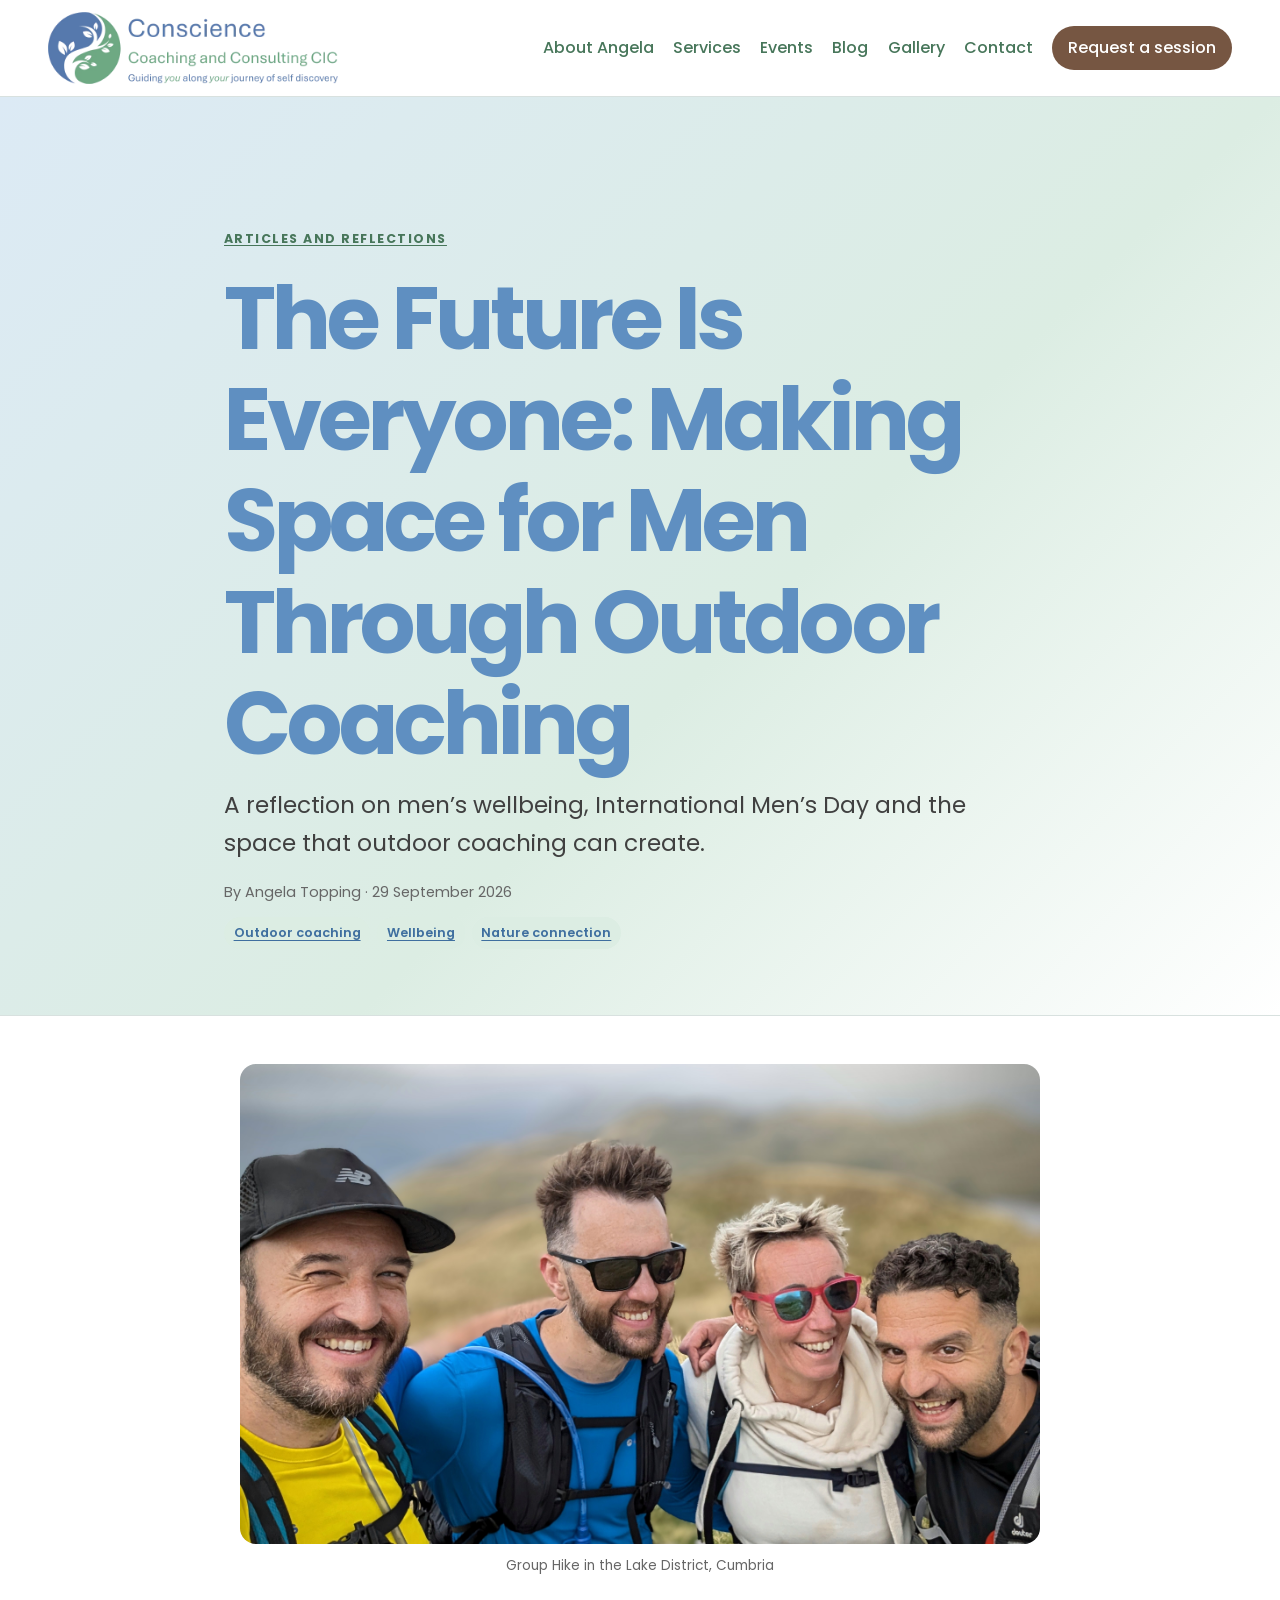
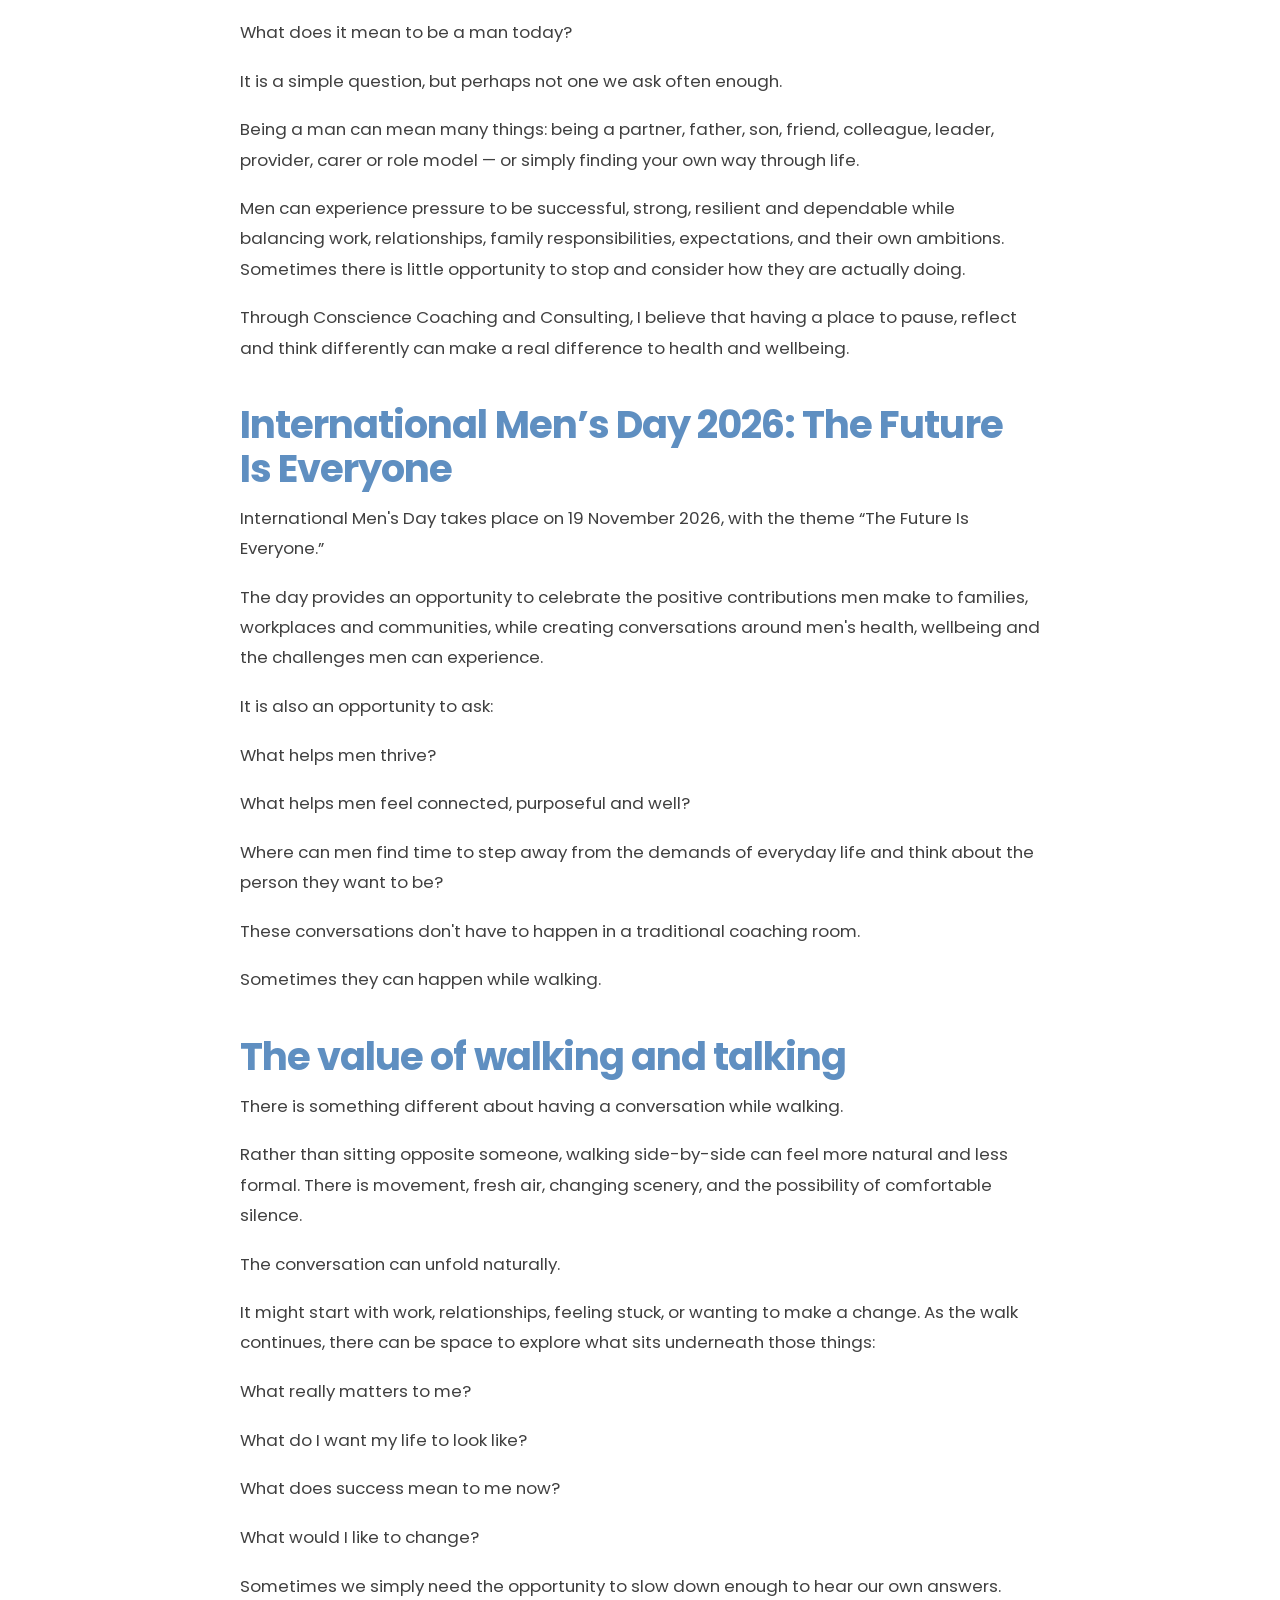
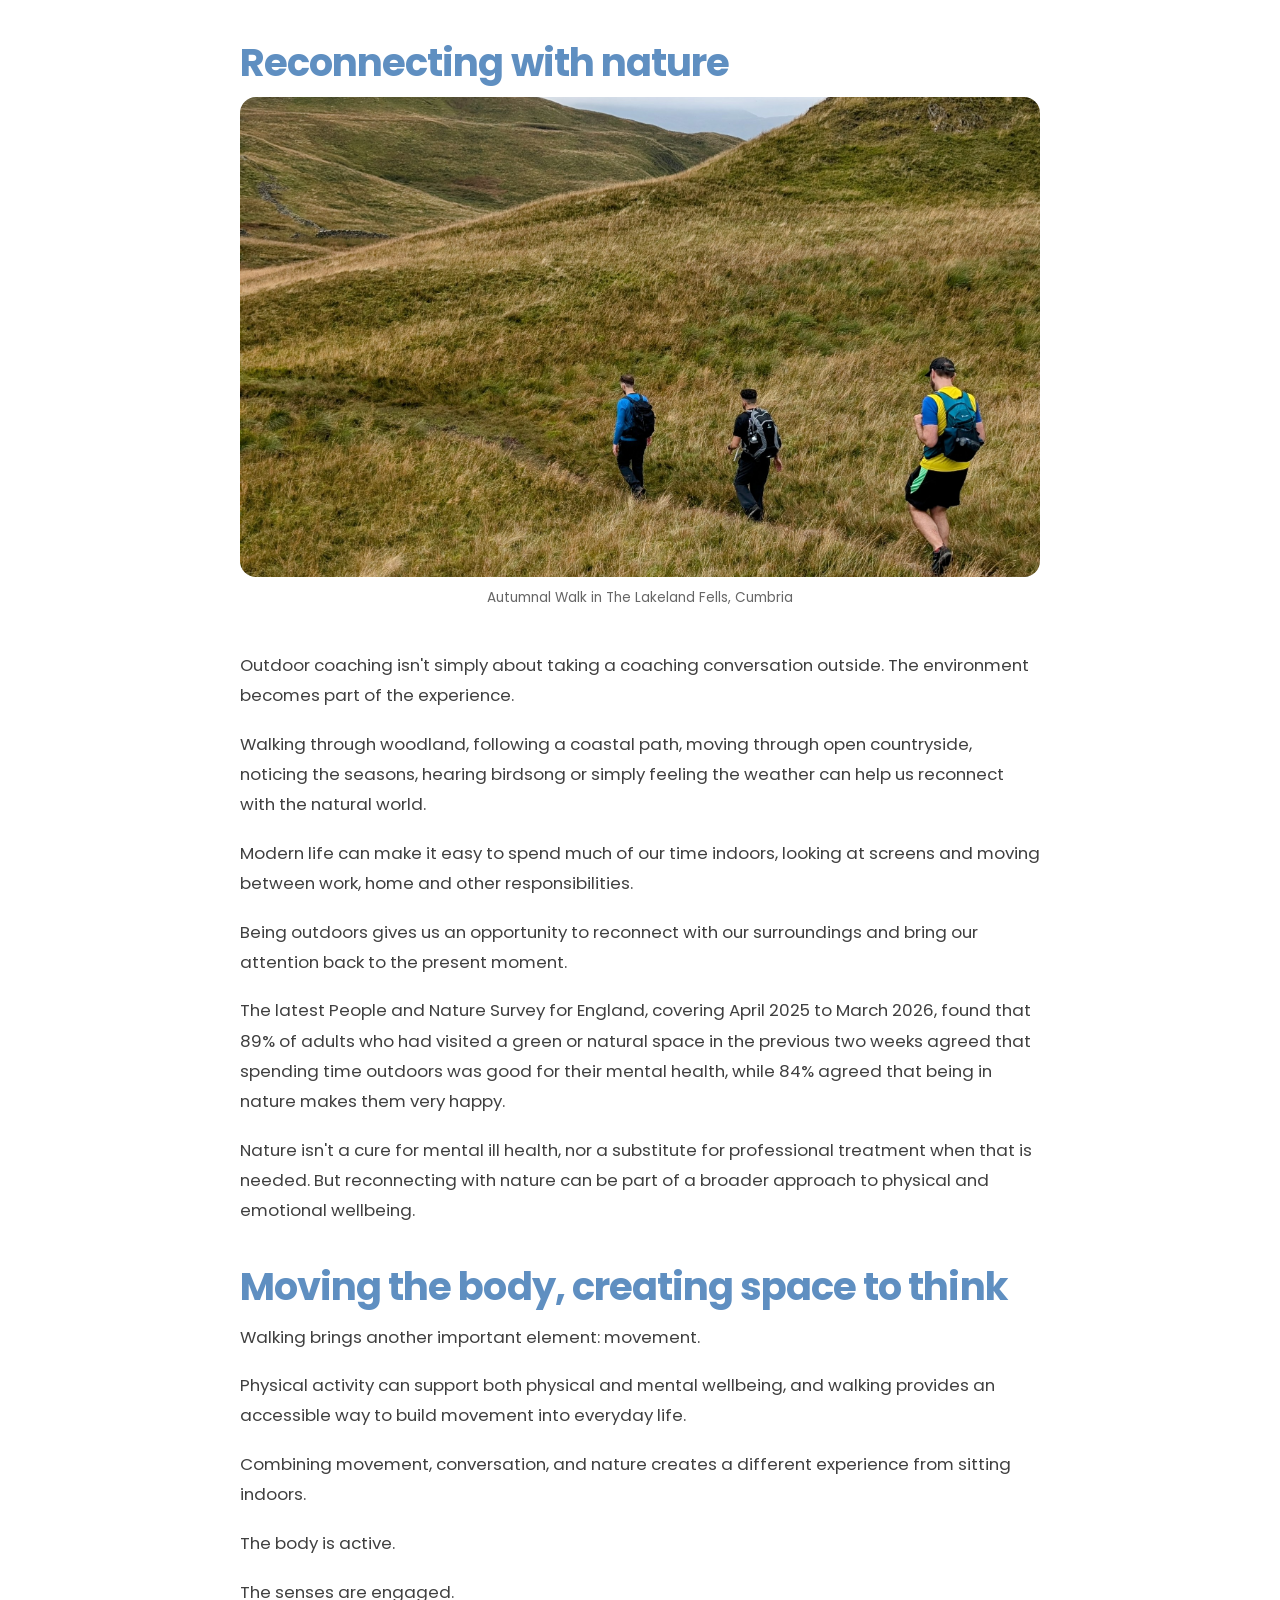
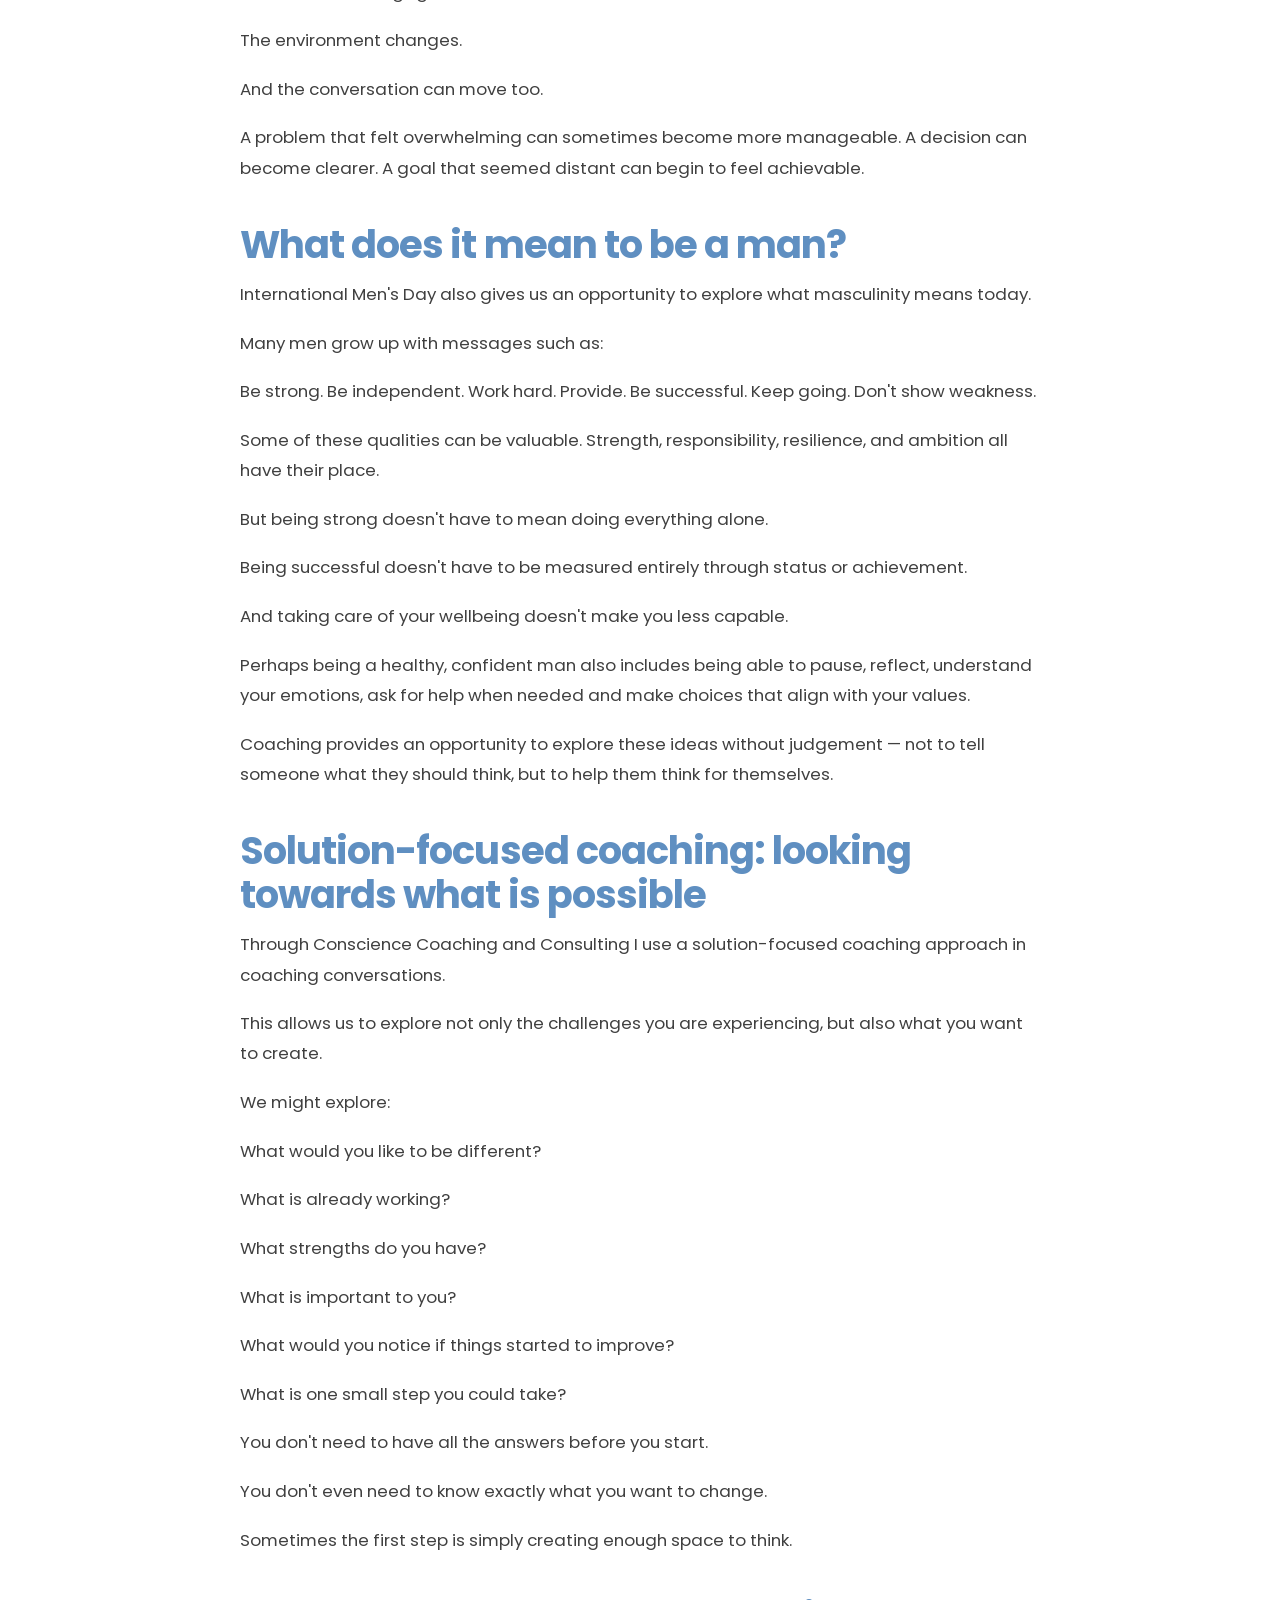
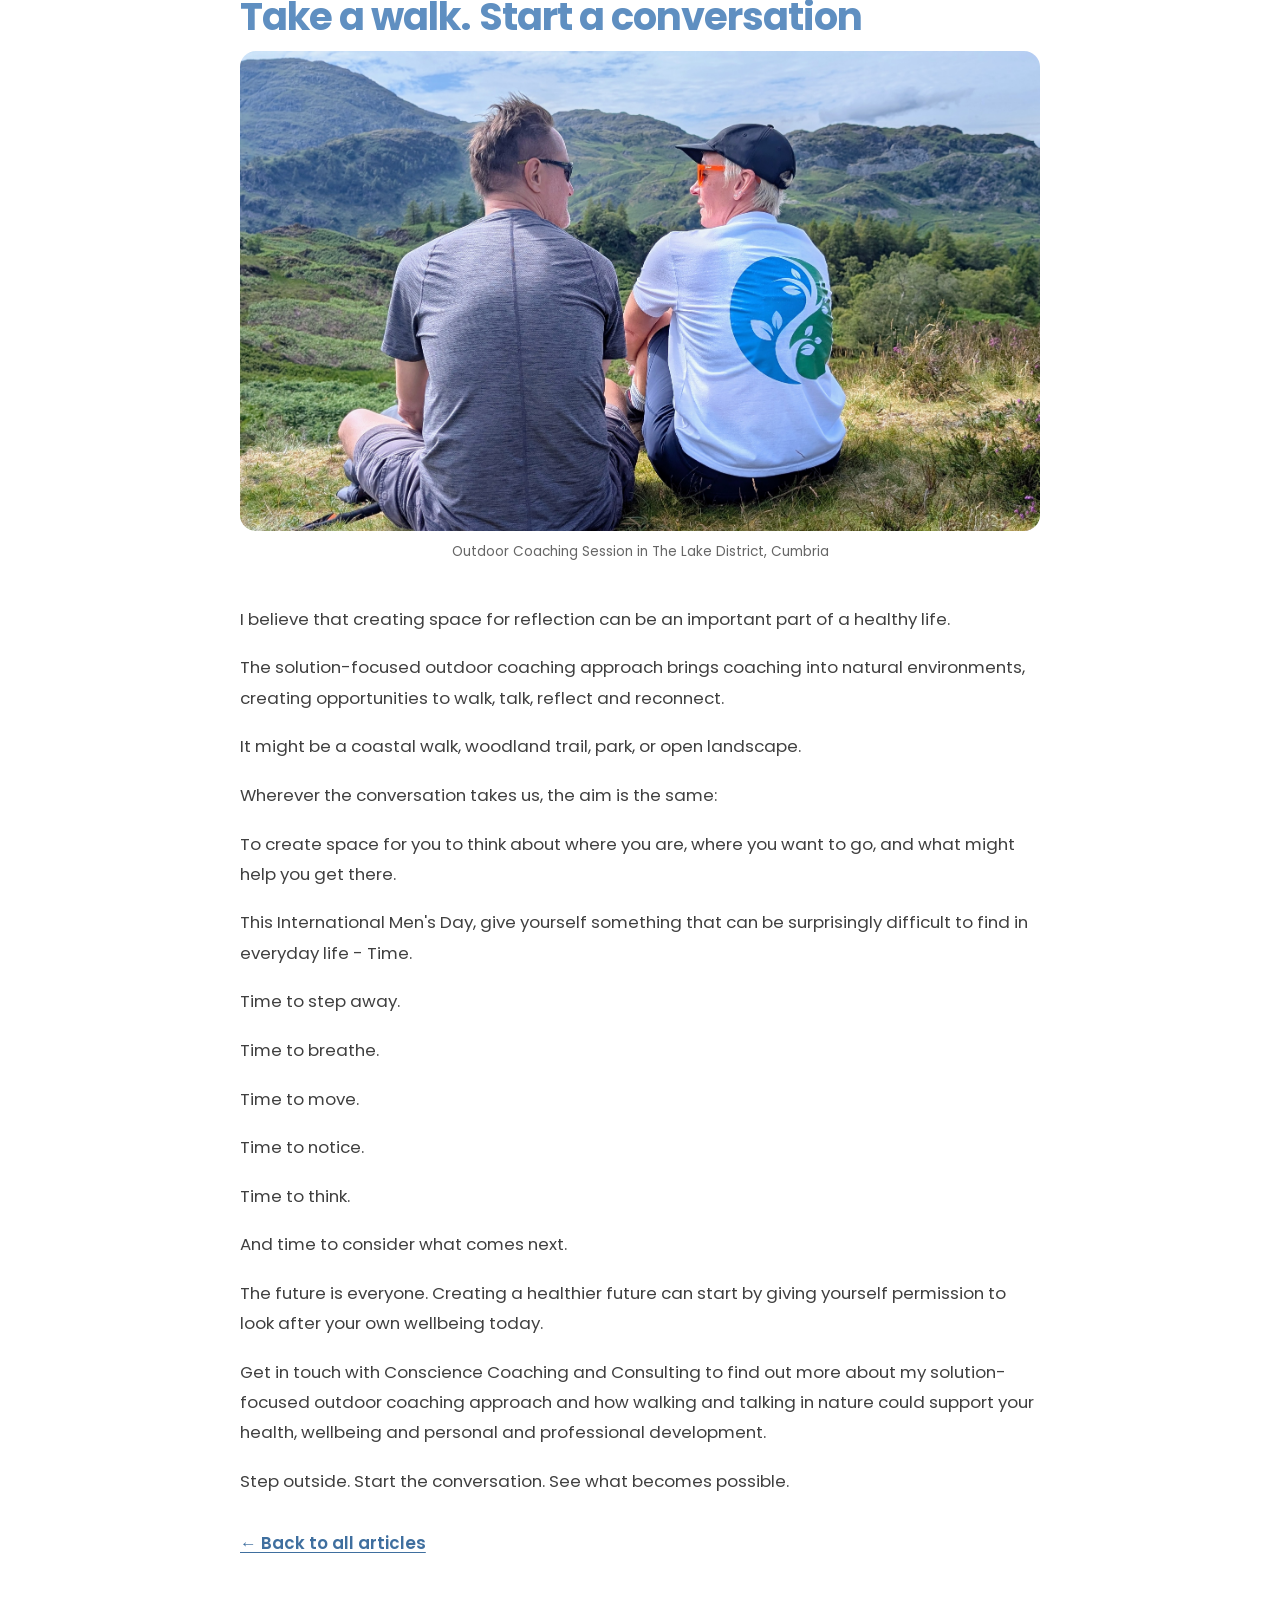
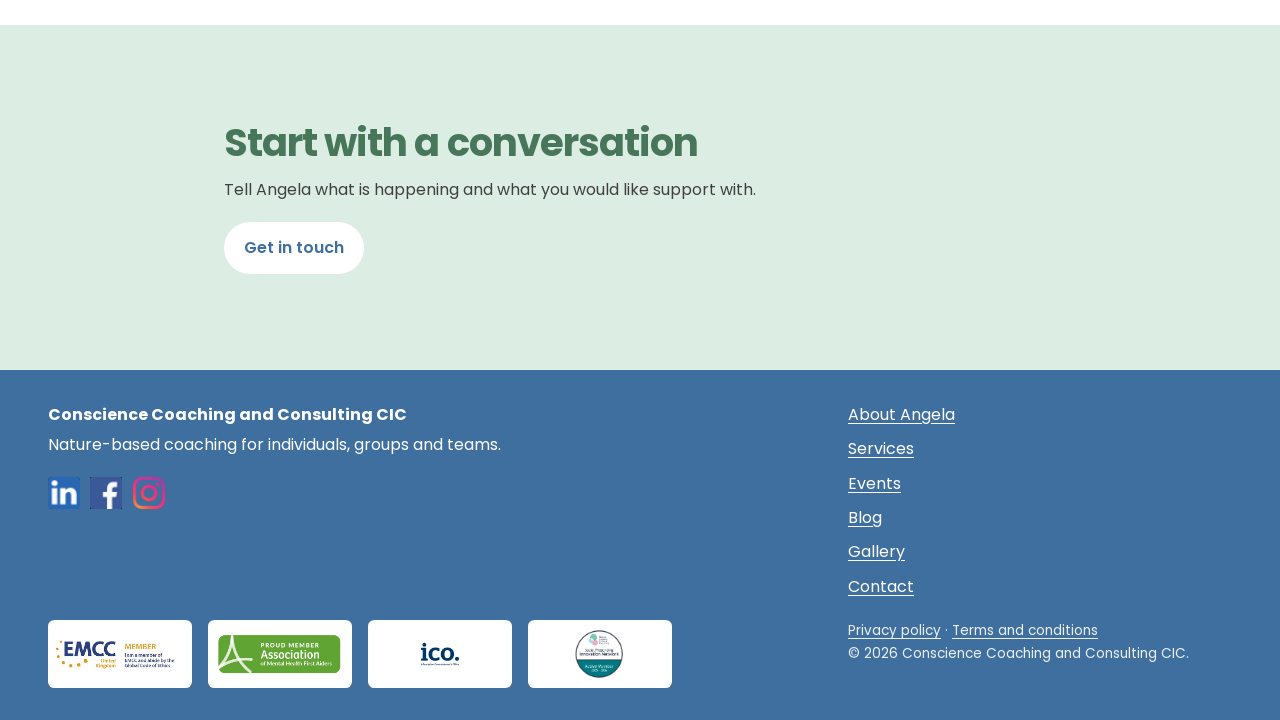
<file: blog/the-future-is-everyone-making-space-for-men-through-outdoor-coaching/index.html>
<!doctype html>
<html lang="en-GB">
<head>
  <meta charset="utf-8">
  <meta name="viewport" content="width=device-width, initial-scale=1">
  <meta name="robots" content="noindex, nofollow">
  <meta name="description" content="Angela Topping explores International Men’s Day, men’s wellbeing and the value of walking, nature and solution-focused outdoor coaching.">
  <title>The Future Is Everyone: Making Space for Men Through Outdoor Coaching | Conscience Coaching</title>
  <link rel="preconnect" href="https://fonts.googleapis.com">
  <link rel="preconnect" href="https://fonts.gstatic.com" crossorigin>
  <link href="https://fonts.googleapis.com/css2?family=Poppins:wght@400;500;600;700&display=swap" rel="stylesheet">
  <link rel="stylesheet" href="/assets/css/styles.css">
  <link rel="icon" type="image/png" href="/assets/images/conscience-favicon.png">
</head>
<body data-page="blog">
<a class="skip-link" href="#main-content">Skip to content</a>
<header class="site-header"><div class="shell header-inner"><a class="site-logo" href="/" aria-label="Conscience Coaching and Consulting CIC home"><img src="/assets/images/conscience-logo.webp" alt="Conscience Coaching and Consulting CIC"></a>
<button class="menu-toggle" type="button" aria-expanded="false" aria-controls="site-nav"><span class="sr-only">Open menu</span><span aria-hidden="true">Menu</span></button>
<nav id="site-nav" class="site-nav" aria-label="Main navigation">
  <a href="/about/">About Angela</a><a href="/services/">Services</a><a href="/events/">Events</a><a href="/blog/">Blog</a><a href="/gallery/">Gallery</a><a href="/contact/">Contact</a><a class="button button-small" href="/contact/">Request a session</a>
</nav></div></header>
<main id="main-content">
<article class="blog-article">
<header class="page-hero"><div class="shell narrow"><p class="eyebrow"><a href="/blog/">Articles and reflections</a></p><h1>The Future Is Everyone: Making Space for Men Through Outdoor Coaching</h1><p class="lead">A reflection on men’s wellbeing, International Men’s Day and the space that outdoor coaching can create.</p><p class="article-meta">By Angela Topping · <time datetime="2026-09-29">29 September 2026</time></p><ul class="post-tags" aria-label="Article topics"><li><a href="/blog/?topic=Outdoor%20coaching">Outdoor coaching</a></li><li><a href="/blog/?topic=Wellbeing">Wellbeing</a></li><li><a href="/blog/?topic=Nature%20connection">Nature connection</a></li></ul></div></header>
<div class="shell article-shell"><figure class="article-hero-image"><img src="/assets/images/mens-day-group-hike.jpg" alt="Group hiking in the Lake District, Cumbria"><figcaption>Group Hike in the Lake District, Cumbria</figcaption></figure>
<p>What does it mean to be a man today?</p>
<p>It is a simple question, but perhaps not one we ask often enough.</p>
<p>Being a man can mean many things: being a partner, father, son, friend, colleague, leader, provider, carer or role model — or simply finding your own way through life.</p>
<p>Men can experience pressure to be successful, strong, resilient and dependable while balancing work, relationships, family responsibilities, expectations, and their own ambitions. Sometimes there is little opportunity to stop and consider how they are actually doing.</p>
<p>Through Conscience Coaching and Consulting, I believe that having a place to pause, reflect and think differently can make a real difference to health and wellbeing.</p>
<h2>International Men’s Day 2026: The Future Is Everyone</h2>
<p>International Men's Day takes place on 19 November 2026, with the theme “The Future Is Everyone.”</p>
<p>The day provides an opportunity to celebrate the positive contributions men make to families, workplaces and communities, while creating conversations around men's health, wellbeing and the challenges men can experience.</p>
<p>It is also an opportunity to ask:</p>
<p>What helps men thrive?</p>
<p>What helps men feel connected, purposeful and well?</p>
<p>Where can men find time to step away from the demands of everyday life and think about the person they want to be?</p>
<p>These conversations don't have to happen in a traditional coaching room.</p>
<p>Sometimes they can happen while walking.</p>
<h2>The value of walking and talking</h2>
<p>There is something different about having a conversation while walking.</p>
<p>Rather than sitting opposite someone, walking side-by-side can feel more natural and less formal. There is movement, fresh air, changing scenery, and the possibility of comfortable silence.</p>
<p>The conversation can unfold naturally.</p>
<p>It might start with work, relationships, feeling stuck, or wanting to make a change. As the walk continues, there can be space to explore what sits underneath those things:</p>
<p>What really matters to me?</p>
<p>What do I want my life to look like?</p>
<p>What does success mean to me now?</p>
<p>What would I like to change?</p>
<p>Sometimes we simply need the opportunity to slow down enough to hear our own answers.</p>
<h2>Reconnecting with nature</h2>
<figure class="article-hero-image"><img src="/assets/images/mens-day-autumn-walk.jpg" alt="Autumn walk in the Lakeland Fells, Cumbria" loading="lazy"><figcaption>Autumnal Walk in The Lakeland Fells, Cumbria</figcaption></figure>
<p>Outdoor coaching isn't simply about taking a coaching conversation outside. The environment becomes part of the experience.</p>
<p>Walking through woodland, following a coastal path, moving through open countryside, noticing the seasons, hearing birdsong or simply feeling the weather can help us reconnect with the natural world.</p>
<p>Modern life can make it easy to spend much of our time indoors, looking at screens and moving between work, home and other responsibilities.</p>
<p>Being outdoors gives us an opportunity to reconnect with our surroundings and bring our attention back to the present moment.</p>
<p>The latest People and Nature Survey for England, covering April 2025 to March 2026, found that 89% of adults who had visited a green or natural space in the previous two weeks agreed that spending time outdoors was good for their mental health, while 84% agreed that being in nature makes them very happy.</p>
<p>Nature isn't a cure for mental ill health, nor a substitute for professional treatment when that is needed. But reconnecting with nature can be part of a broader approach to physical and emotional wellbeing.</p>
<h2>Moving the body, creating space to think</h2>
<p>Walking brings another important element: movement.</p>
<p>Physical activity can support both physical and mental wellbeing, and walking provides an accessible way to build movement into everyday life.</p>
<p>Combining movement, conversation, and nature creates a different experience from sitting indoors.</p>
<p>The body is active.</p>
<p>The senses are engaged.</p>
<p>The environment changes.</p>
<p>And the conversation can move too.</p>
<p>A problem that felt overwhelming can sometimes become more manageable. A decision can become clearer. A goal that seemed distant can begin to feel achievable.</p>
<h2>What does it mean to be a man?</h2>
<p>International Men's Day also gives us an opportunity to explore what masculinity means today.</p>
<p>Many men grow up with messages such as:</p>
<p>Be strong. Be independent. Work hard. Provide. Be successful. Keep going. Don't show weakness.</p>
<p>Some of these qualities can be valuable. Strength, responsibility, resilience, and ambition all have their place.</p>
<p>But being strong doesn't have to mean doing everything alone.</p>
<p>Being successful doesn't have to be measured entirely through status or achievement.</p>
<p>And taking care of your wellbeing doesn't make you less capable.</p>
<p>Perhaps being a healthy, confident man also includes being able to pause, reflect, understand your emotions, ask for help when needed and make choices that align with your values.</p>
<p>Coaching provides an opportunity to explore these ideas without judgement — not to tell someone what they should think, but to help them think for themselves.</p>
<h2>Solution-focused coaching: looking towards what is possible</h2>
<p>Through Conscience Coaching and Consulting I use a solution-focused coaching approach in coaching conversations.</p>
<p>This allows us to explore not only the challenges you are experiencing, but also what you want to create.</p>
<p>We might explore:</p>
<p>What would you like to be different?</p>
<p>What is already working?</p>
<p>What strengths do you have?</p>
<p>What is important to you?</p>
<p>What would you notice if things started to improve?</p>
<p>What is one small step you could take?</p>
<p>You don't need to have all the answers before you start.</p>
<p>You don't even need to know exactly what you want to change.</p>
<p>Sometimes the first step is simply creating enough space to think.</p>
<h2>Take a walk. Start a conversation</h2>
<figure class="article-hero-image"><img src="/assets/images/mens-day-outdoor-coaching.jpg" alt="Outdoor coaching session in the Lake District, Cumbria" loading="lazy"><figcaption>Outdoor Coaching Session in The Lake District, Cumbria</figcaption></figure>
<p>I believe that creating space for reflection can be an important part of a healthy life.</p>
<p>The solution-focused outdoor coaching approach brings coaching into natural environments, creating opportunities to walk, talk, reflect and reconnect.</p>
<p>It might be a coastal walk, woodland trail, park, or open landscape.</p>
<p>Wherever the conversation takes us, the aim is the same:</p>
<p>To create space for you to think about where you are, where you want to go, and what might help you get there.</p>
<p>This International Men's Day, give yourself something that can be surprisingly difficult to find in everyday life - Time.</p>
<p>Time to step away.</p>
<p>Time to breathe.</p>
<p>Time to move.</p>
<p>Time to notice.</p>
<p>Time to think.</p>
<p>And time to consider what comes next.</p>
<p>The future is everyone. Creating a healthier future can start by giving yourself permission to look after your own wellbeing today.</p>
<p>Get in touch with Conscience Coaching and Consulting to find out more about my solution-focused outdoor coaching approach and how walking and talking in nature could support your health, wellbeing and personal and professional development.</p>
<p>Step outside. Start the conversation. See what becomes possible.</p>
<p class="back-to-blog"><a href="/blog/">← Back to all articles</a></p>
</div></article>
<section class="cta"><div class="shell narrow"><h2>Start with a conversation</h2><p>Tell Angela what is happening and what you would like support with.</p><a class="button button-light" href="/contact/">Get in touch</a></div></section>
</main>
<footer class="site-footer"><div class="shell footer-grid"><div><strong>Conscience Coaching and Consulting CIC</strong><p>Nature-based coaching for individuals, groups and teams.</p><div class="social-links"><a class="social-link social-linkedin" href="https://uk.linkedin.com/company/conscience-coaching-and-consulting" target="_blank" rel="noopener noreferrer" aria-label="Conscience Coaching and Consulting CIC on LinkedIn"><img src="/assets/images/linkedin.png" alt=""></a><a class="social-link social-facebook" href="https://www.facebook.com/profile.php?id=61566208343442" target="_blank" rel="noopener noreferrer" aria-label="Conscience Coaching and Consulting CIC on Facebook"><img src="/assets/images/facebook.png" alt=""></a><a class="social-link social-instagram" href="https://www.instagram.com/conscience_coaching_consulting/" target="_blank" rel="noopener noreferrer" aria-label="Conscience Coaching and Consulting CIC on Instagram"><img src="/assets/images/instagram.webp" alt=""></a></div></div>
<nav aria-label="Footer navigation"><a href="/about/">About Angela</a><a href="/services/">Services</a><a href="/events/">Events</a><a href="/blog/">Blog</a><a href="/gallery/">Gallery</a><a href="/contact/">Contact</a></nav>
<div class="footer-memberships" aria-label="Professional memberships"><img src="/assets/images/emcc-uk-member.webp" alt="EMCC UK member"><img src="/assets/images/association-membership-badge-green.webp" alt="Association of Mental Health First Aiders member"><img src="/assets/images/ICO_Logo_Blue.webp" alt="Institute of Coaching"><img src="/assets/images/spin-logo.webp" alt="Social Prescribing Innovation Network"></div>
<p class="footer-note"><a href="/privacy-policy/">Privacy policy</a> · <a href="/terms-and-conditions/">Terms and conditions</a><br>© <span data-year></span> Conscience Coaching and Consulting CIC.</p></div></footer>
<script src="/assets/js/main.js" defer></script>
</body>
</html>
</file>
<file: assets/css/styles.css>
:root{--ink:#404040;--muted:#666666;--blue:#5f8fc1;--blue-dark:#3f6f9f;--green:#6ea984;--green-dark:#47765a;--taupe:#b18c76;--taupe-dark:#765642;--paper:#fff;--pale-blue:#dceaf5;--pale-green:#dcede3;--pale-taupe:#f3ece8;--soft:#f8faf9;--line:#d8e1df;--max:74rem;--radius:1rem;--shadow:0 .8rem 2.4rem rgb(64 64 64 / .09)}
*{box-sizing:border-box}html{scroll-behavior:smooth}body{margin:0;color:var(--ink);background:var(--paper);font-family:Poppins,Arial,sans-serif;line-height:1.65}a{color:var(--blue-dark);text-underline-offset:.2em}a:hover{text-decoration-thickness:.15em}a:focus-visible,button:focus-visible{outline:.2rem solid var(--green-dark);outline-offset:.2rem}h1,h2,h3{color:var(--blue);line-height:1.15;margin:0 0 .75rem}h1{font-size:clamp(2.5rem,7vw,5.5rem);letter-spacing:-.045em}h2{font-size:clamp(1.65rem,3vw,2.6rem);letter-spacing:-.025em}h3{font-size:1.3rem}p{margin:.25rem 0 1.15rem}.shell{width:min(calc(100% - 2rem),var(--max));margin-inline:auto}.narrow{max-width:52rem}.skip-link{position:fixed;left:1rem;top:-5rem;z-index:100;background:var(--blue-dark);color:#fff;padding:.7rem 1rem}.skip-link:focus{top:1rem}.sr-only{position:absolute;width:1px;height:1px;padding:0;margin:-1px;overflow:hidden;clip:rect(0,0,0,0);white-space:nowrap;border:0}
.site-header{position:sticky;top:0;z-index:20;background:rgb(255 255 255 / .96);border-bottom:1px solid var(--line);backdrop-filter:blur(12px)}.header-inner{min-height:6rem;display:flex;align-items:center;justify-content:space-between;gap:2rem}.site-logo{display:inline-flex;align-items:center;flex:0 0 auto}.site-logo img{display:block;width:auto;height:4.5rem;max-width:min(20rem,45vw);object-fit:contain}.site-nav{display:flex;align-items:center;gap:1.2rem}.site-nav a{color:var(--green-dark);font-weight:500;text-decoration:none}.site-nav a:hover{color:var(--blue-dark);text-decoration:underline}.site-nav .button{color:#fff}.site-nav .button:hover{color:#fff;background:#5f4232;text-decoration:none}.menu-toggle{display:none;border:1px solid var(--green);border-radius:.5rem;background:#fff;color:var(--green-dark);padding:.55rem .8rem;font:inherit}
.page-hero{padding:clamp(4rem,10vw,8rem) 0;background:linear-gradient(135deg,var(--pale-blue),var(--pale-green) 58%,#fff);border-bottom:1px solid var(--line)}.eyebrow{color:var(--green-dark);font-size:.78rem;font-weight:700;letter-spacing:.12em;text-transform:uppercase}.lead{font-size:clamp(1.15rem,2vw,1.45rem);max-width:48rem}.section{padding:clamp(3.5rem,8vw,7rem) 0}.section-soft{background:var(--soft)}.split{display:grid;grid-template-columns:minmax(0,1.15fr) minmax(18rem,.85fr);gap:clamp(2rem,6vw,5rem);align-items:start}.card-grid{display:grid;grid-template-columns:repeat(auto-fit,minmax(15rem,1fr));gap:1.25rem}.card,.accent-panel,.integration-placeholder,.placeholder,.notice{border-radius:var(--radius);padding:clamp(1.4rem,3vw,2.2rem)}.card{border:1px solid var(--line);background:#fff;box-shadow:var(--shadow)}.card h3{color:var(--green-dark)}.card a{font-weight:600}.testimonial-groups{display:grid;gap:3rem;margin-top:2rem}.testimonial-group h3{color:var(--green-dark);font-size:1.5rem}.testimonial-grid{display:grid;grid-template-columns:repeat(3,minmax(0,1fr));gap:1.25rem}.testimonial-card{display:flex;flex-direction:column;margin:0;padding:1.65rem;border:1px solid var(--line);border-top:.3rem solid var(--green);border-radius:var(--radius);background:var(--soft);box-shadow:0 .5rem 1.4rem rgb(64 64 64 / .07)}.testimonial-card blockquote{flex:1;margin:0}.testimonial-card blockquote p{margin-bottom:0}.testimonial-card figcaption{margin-top:1.35rem;color:var(--green-dark);font-weight:700}.testimonial-card figcaption::before{content:"— ";color:var(--taupe-dark)}.testimonial-empty{margin:0;padding:1.25rem;border-left:.3rem solid var(--green);background:var(--pale-green)}.accent-panel{background:var(--blue);color:#fff;box-shadow:var(--shadow)}.accent-panel h2,.accent-panel h3,.accent-panel .eyebrow,.accent-panel a{color:#fff}.placeholder,.integration-placeholder{min-height:20rem;display:grid;align-content:center;background:var(--pale-blue);border:2px dashed var(--green);text-align:center}.notice{margin-bottom:2rem;background:var(--pale-taupe);border-left:.35rem solid var(--taupe)}.button-row{display:flex;flex-wrap:wrap;gap:1rem;align-items:center;margin-top:1.5rem}.button{display:inline-block;border:0;border-radius:999px;background:var(--taupe-dark);color:#fff;padding:.8rem 1.25rem;font:inherit;font-weight:600;text-decoration:none}.button:hover{background:#5f4232;text-decoration:none}.button-small{padding:.55rem 1rem}.button-light{background:#fff;color:var(--blue-dark)}.button-light:hover{background:var(--pale-blue);color:var(--blue-dark)}.button:disabled{opacity:.55;cursor:not-allowed}.text-link{font-weight:600}.cta{padding:clamp(3.5rem,8vw,6rem) 0;background:var(--pale-green);color:var(--ink)}.cta h2,.cta h3{color:var(--green-dark)}.site-footer{background:var(--blue-dark);color:#fff;padding:2rem 0}.footer-grid{display:grid;grid-template-columns:2fr 1fr;gap:1.25rem 2rem}.site-footer strong,.site-footer a{color:#fff}.social-links{display:flex;gap:.65rem;margin-top:.75rem}.social-link{display:inline-block;width:2rem;height:2rem;text-decoration:none}.social-link img{display:block;width:2rem;height:2rem;object-fit:contain}.social-link:hover{text-decoration:none;transform:translateY(-1px)}.site-footer nav{display:grid;gap:.5rem}.footer-memberships{grid-column:1;display:flex;flex-wrap:wrap;align-items:center;gap:1rem;padding-top:0}.footer-memberships img{display:block;width:9rem;height:4.25rem;object-fit:contain;background:#fff;border-radius:.4rem;padding:.5rem}.footer-note{grid-column:2;font-size:.85rem;opacity:.9;margin:0}.error-page{min-height:100vh;display:grid;align-items:center;background:linear-gradient(135deg,var(--pale-blue),var(--pale-green));text-align:center}
.plinth-embed{display:block;width:100%;min-height:700px;border:0}.plinth-mobile-link{display:none}
@media(max-width:52rem){.plinth-embed{display:none}.plinth-mobile-link{display:block}.site-logo img{height:3.75rem;max-width:min(13rem,calc(100vw - 6rem))}.menu-toggle{display:grid;place-items:center;width:2.25rem;height:2.25rem;padding:0;flex:0 0 2.25rem}.menu-toggle span[aria-hidden]{display:block;width:1.125rem;height:1rem;font-size:0;background:linear-gradient(to bottom,currentColor 0 .14rem,transparent .14rem .43rem,currentColor .43rem .57rem,transparent .57rem .86rem,currentColor .86rem 1rem)}.site-nav{position:absolute;top:100%;left:0;right:0;display:none;align-items:stretch;padding:1rem;background:#fff;border-bottom:1px solid var(--line);box-shadow:var(--shadow)}.site-nav[data-open="true"]{display:grid}.site-nav a{padding:.5rem}.split,.testimonial-grid{grid-template-columns:1fr}.page-hero{padding-block:4rem}.site-footer{padding:2rem 0}.site-footer .footer-grid{display:grid;grid-template-columns:1fr;gap:1.25rem;justify-items:stretch;text-align:center}.site-footer .footer-grid>div:first-child{width:100%}.site-footer p{margin-bottom:.75rem}.site-footer .social-links{justify-content:center}.site-footer nav{display:grid;width:100%;max-width:20rem;margin-inline:auto;grid-template-columns:repeat(2,minmax(0,1fr));column-gap:2rem;row-gap:.45rem;text-align:left}.site-footer nav a{display:block;width:100%}.site-footer .footer-memberships{display:grid;grid-column:auto;width:100%;max-width:20rem;margin-inline:auto;grid-template-columns:repeat(2,minmax(0,1fr));column-gap:2rem;row-gap:.65rem;justify-items:stretch;padding-top:0}.site-footer .footer-memberships img{width:100%;max-width:none;height:3rem;padding:.3rem}.site-footer .footer-note{grid-column:auto;width:100%;margin:0;text-align:center}.desktop-only-plinth-notice{display:none}}@media(prefers-reduced-motion:reduce){html{scroll-behavior:auto}}

/* Blog index and articles */
.section-heading{margin-bottom:1.5rem}
.blog-filter-panel{margin:1.5rem 0 2rem}
.blog-filter-panel h3{font-size:1rem;margin-bottom:.75rem}
.blog-filters{display:flex;flex-wrap:wrap;gap:.65rem}
.blog-filter{font:inherit;font-weight:600;color:var(--green-dark);background:#fff;border:1px solid var(--green);border-radius:999px;padding:.55rem .85rem;cursor:pointer}
.blog-filter:hover,.blog-filter:focus-visible{background:var(--pale-green)}
.blog-filter[aria-pressed="true"]{color:#fff;background:var(--green-dark);border-color:var(--green-dark)}
.blog-grid{display:grid;grid-template-columns:repeat(auto-fill,minmax(min(100%,20rem),1fr));gap:1.5rem}
.blog-card{display:flex;flex-direction:column;overflow:hidden;background:#fff;border:1px solid var(--line);border-radius:1rem;box-shadow:var(--shadow)}
.blog-card[hidden]{display:none}
.blog-card-image{display:grid;place-items:center;aspect-ratio:16/9;overflow:hidden;background:var(--pale-green)}
.blog-card-image img{width:100%;height:100%;object-fit:cover}
.blog-card-image.article-placeholder img{width:min(70%,20rem);height:70%;object-fit:contain}
.blog-card-body{display:flex;flex:1;flex-direction:column;padding:1.25rem}
.blog-card-body h2{font-size:1.4rem;margin-bottom:.65rem}
.blog-card-body h2 a{color:var(--green-dark);text-decoration:none}
.blog-card-body h2 a:hover{text-decoration:underline}
.blog-card-body .text-link{display:inline-block;margin-top:auto}
.article-meta{font-size:.9rem;color:var(--muted);margin-bottom:.75rem}
.post-tags{display:flex;flex-wrap:wrap;gap:.45rem;list-style:none;margin:.75rem 0 1.15rem;padding:0}
.post-tags li{font-size:.8rem;font-weight:600;color:var(--green-dark);background:var(--pale-green);border-radius:999px;padding:.35rem .6rem}
.blog-article .page-hero{padding-bottom:3rem}
.blog-article .eyebrow a{color:inherit}
.article-shell{max-width:50rem;padding-block:3rem}
.article-shell>p{font-size:1.05rem;line-height:1.8}
.article-shell h2{margin-top:2.5rem}
.article-hero-image{margin:0 0 2.5rem}
.article-hero-image img{display:block;width:100%;max-height:30rem;object-fit:cover;border-radius:1rem}
.article-hero-image.article-placeholder{padding:2rem;background:var(--pale-green);border-radius:1rem}
.article-hero-image.article-placeholder img{width:min(100%,24rem);margin-inline:auto;object-fit:contain}
.article-hero-image figcaption{margin-top:.65rem;font-size:.85rem;color:var(--muted);text-align:center}
.article-references{margin-top:3rem;padding:1.5rem;background:var(--pale-blue);border-radius:1rem}
.article-references h2{margin-top:0}
.article-references li+li{margin-top:.75rem}
.back-to-blog{margin-top:2rem;font-weight:600}
@media(max-width:52rem){.blog-card-body{padding:1rem}.article-shell{padding-block:2rem}.article-shell>p{font-size:1rem}.article-references{padding:1rem}}

/* About Angela */
.about-profile{margin:0;border-radius:var(--radius);overflow:hidden;box-shadow:var(--shadow)}
.about-profile img{display:block;width:100%;aspect-ratio:4/3;object-fit:cover;object-position:center}

/* Gallery */
.gallery-filter-panel{display:flex;align-items:end;justify-content:space-between;gap:1.5rem;margin-bottom:2rem}.gallery-filter-panel h2{margin:0}.gallery-filters{display:flex;flex-wrap:wrap;gap:.65rem}.gallery-filter{font:inherit;font-weight:600;color:var(--green-dark);background:#fff;border:1px solid var(--green);border-radius:999px;padding:.55rem .9rem;cursor:pointer}.gallery-filter:hover,.gallery-filter:focus-visible{background:var(--pale-green)}.gallery-filter[aria-pressed="true"]{color:#fff;background:var(--green-dark);border-color:var(--green-dark)}.gallery-grid{columns:3 18rem;column-gap:1.25rem}.gallery-item{break-inside:avoid;margin:0 0 1.25rem;overflow:hidden;border-radius:var(--radius);background:var(--soft);box-shadow:var(--shadow)}.gallery-item[hidden]{display:none}.gallery-open{display:block;width:100%;padding:0;border:0;background:transparent;color:var(--green-dark);font:inherit;text-align:left;cursor:zoom-in}.gallery-open img{display:block;width:100%;height:auto}.gallery-open span{display:block;padding:.8rem 1rem;font-size:.9rem;font-weight:600}.gallery-open:hover span{text-decoration:underline}.gallery-dialog{width:min(92vw,70rem);max-height:92vh;padding:0;border:0;border-radius:var(--radius);background:#fff;box-shadow:0 1rem 4rem rgb(0 0 0 / .3)}.gallery-dialog::backdrop{background:rgb(20 32 27 / .8)}.gallery-dialog img{display:block;width:100%;max-height:78vh;object-fit:contain;background:#17201c}.gallery-dialog p{margin:0;padding:.8rem 1rem;color:var(--green-dark);font-weight:600}.gallery-close{position:absolute;top:.75rem;right:.75rem;border:0;border-radius:999px;padding:.55rem .85rem;background:rgb(255 255 255 / .95);color:var(--ink);font:inherit;font-weight:600;cursor:pointer;box-shadow:var(--shadow)}
@media(max-width:52rem){.gallery-filter-panel{display:block}.gallery-filter-panel h2{margin-bottom:1rem}.gallery-grid{columns:2 9rem}}
@media(max-width:34rem){.gallery-grid{columns:1}.gallery-dialog{width:96vw}.gallery-open span{padding:.65rem .8rem}}

/* Homepage gallery preview */
.home-gallery{background:var(--pale-green)}.home-gallery .section-heading{max-width:48rem}.home-gallery-grid{display:grid;grid-template-columns:repeat(3,1fr);gap:1rem;margin:2rem 0}.home-gallery-grid img{display:block;width:100%;height:18rem;object-fit:cover;border-radius:var(--radius);box-shadow:var(--shadow)}
@media(max-width:52rem){.home-gallery-grid{grid-template-columns:1fr 1fr}.home-gallery-grid img{height:14rem}.home-gallery-grid img:last-child{grid-column:1/-1}}
@media(max-width:34rem){.home-gallery-grid{grid-template-columns:1fr}.home-gallery-grid img,.home-gallery-grid img:last-child{grid-column:auto;height:14rem}}

/* Editorial photography */
.photo-break{padding:0 0 clamp(3.5rem,8vw,7rem)}.photo-break-soft{padding:clamp(2rem,5vw,4rem) 0;background:var(--pale-green)}.photo-pair{display:grid;grid-template-columns:repeat(2,minmax(0,1fr));gap:1.25rem}.photo-pair figure{margin:0;overflow:hidden;border-radius:var(--radius);background:#fff;box-shadow:var(--shadow)}.photo-pair img{display:block;width:100%;height:22rem;object-fit:cover}.photo-pair figcaption{padding:.85rem 1rem;color:var(--green-dark);font-size:.9rem;font-weight:600}.photo-triptych{display:grid;grid-template-columns:1.2fr 1fr 1fr;gap:1rem}.photo-triptych img{display:block;width:100%;height:20rem;object-fit:cover;border-radius:var(--radius);box-shadow:var(--shadow)}.wide-photo{position:relative;margin:0;overflow:hidden}.wide-photo img{display:block;width:100%;height:clamp(20rem,42vw,34rem);object-fit:cover}.wide-photo figcaption{position:absolute;right:max(1rem,calc((100% - var(--max))/2));bottom:1.5rem;max-width:min(28rem,calc(100% - 2rem));margin-left:1rem;padding:.85rem 1rem;border-radius:.75rem;background:rgb(255 255 255 / .92);color:var(--green-dark);font-weight:600;box-shadow:var(--shadow)}.contact-photo{margin:1.75rem 0;overflow:hidden;border-radius:var(--radius);box-shadow:var(--shadow)}.contact-photo img{display:block;width:100%;height:18rem;object-fit:cover}
@media(max-width:52rem){.photo-pair{grid-template-columns:1fr}.photo-pair img{height:18rem}.photo-triptych{grid-template-columns:1fr 1fr}.photo-triptych img{height:15rem}.photo-triptych img:first-child{grid-column:1/-1}.wide-photo figcaption{bottom:1rem}.contact-photo img{height:15rem}}
@media(max-width:34rem){.photo-triptych{grid-template-columns:1fr}.photo-triptych img,.photo-triptych img:first-child{grid-column:auto;height:14rem}.wide-photo img{height:20rem}.wide-photo figcaption{font-size:.82rem}}
</file>
